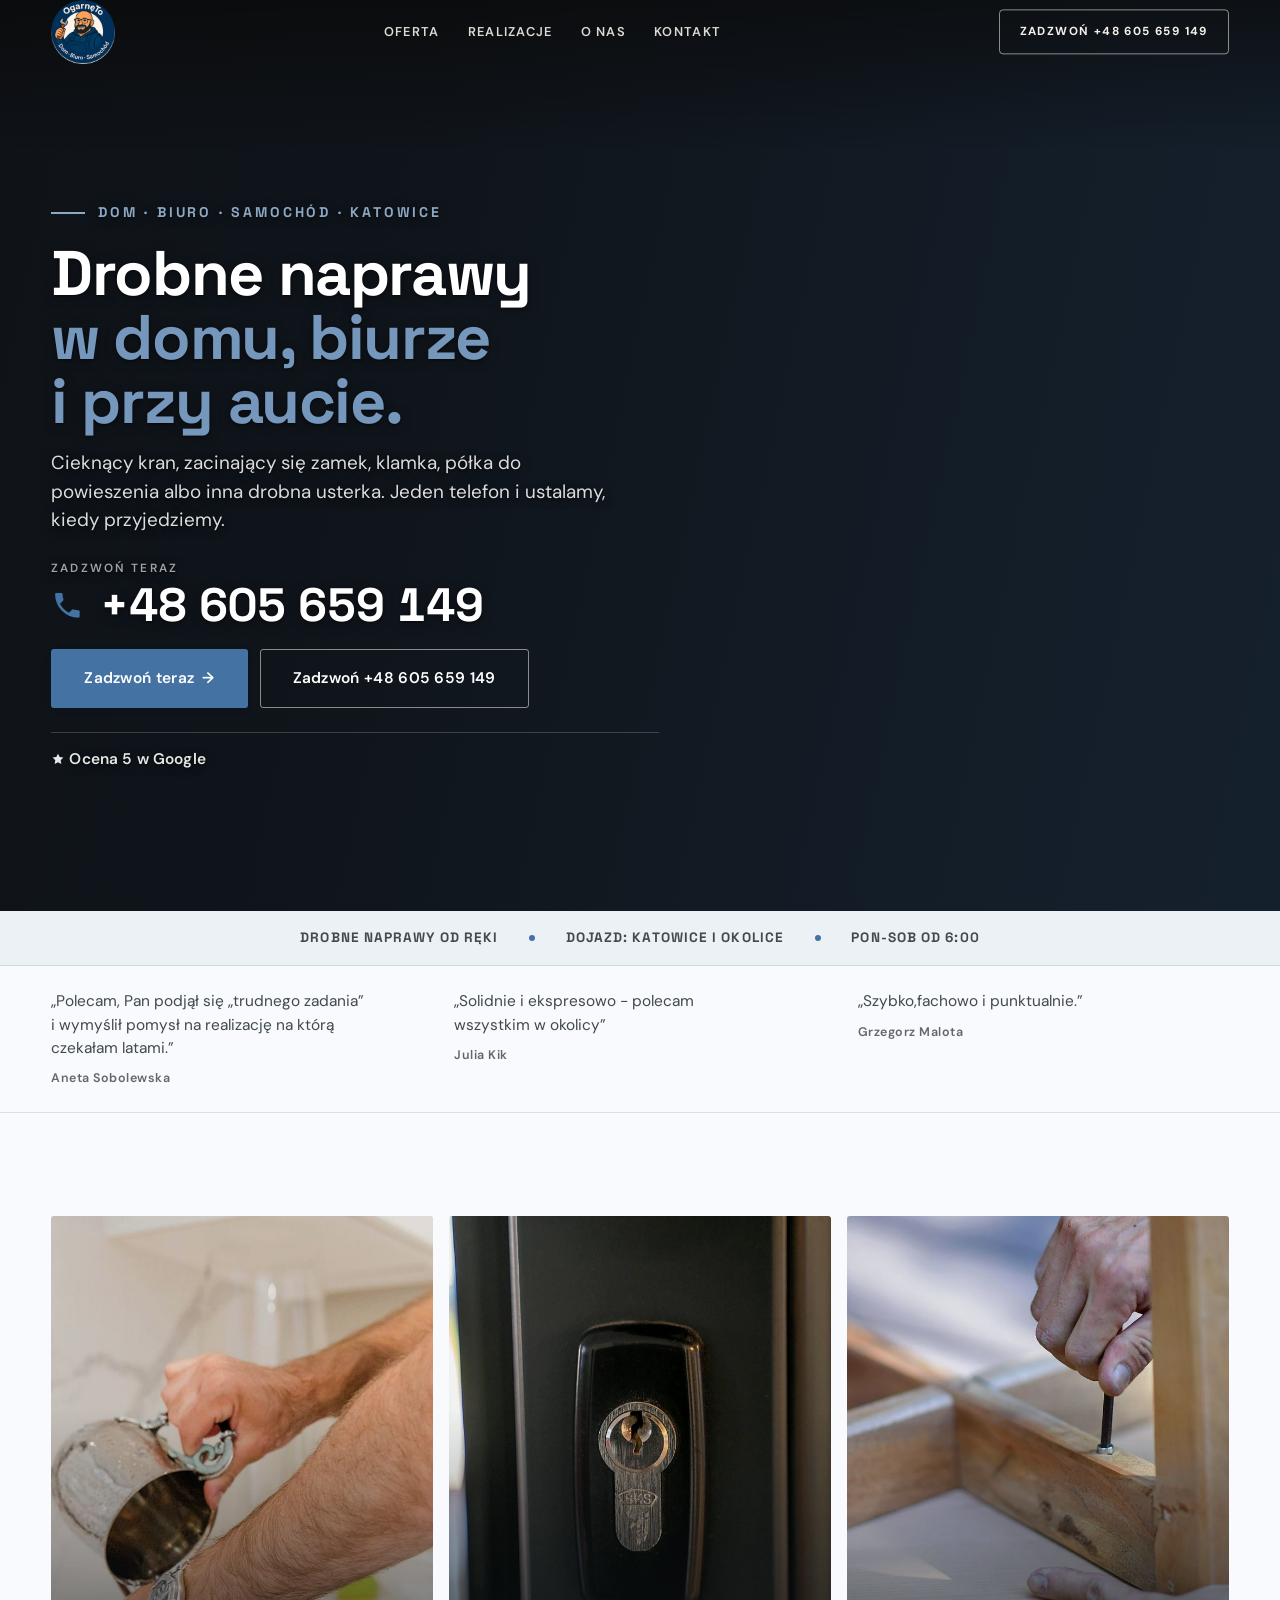
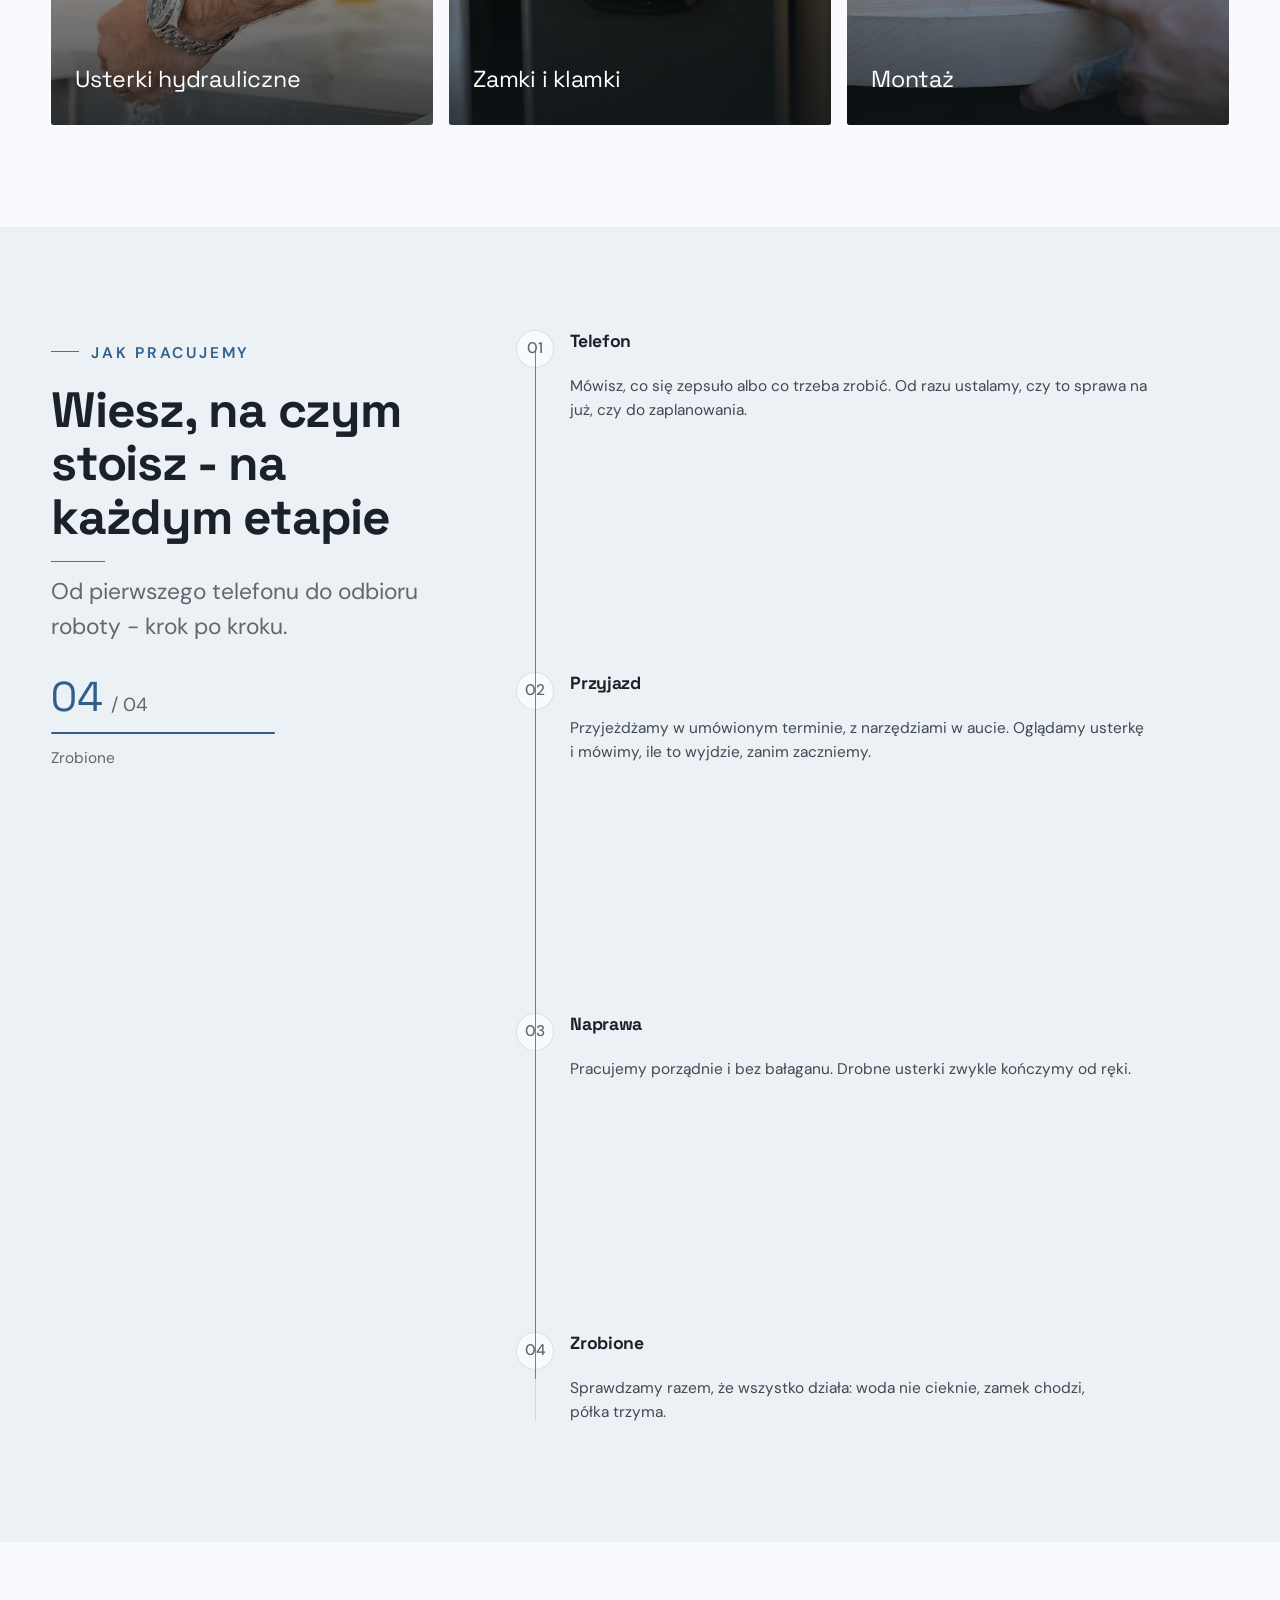
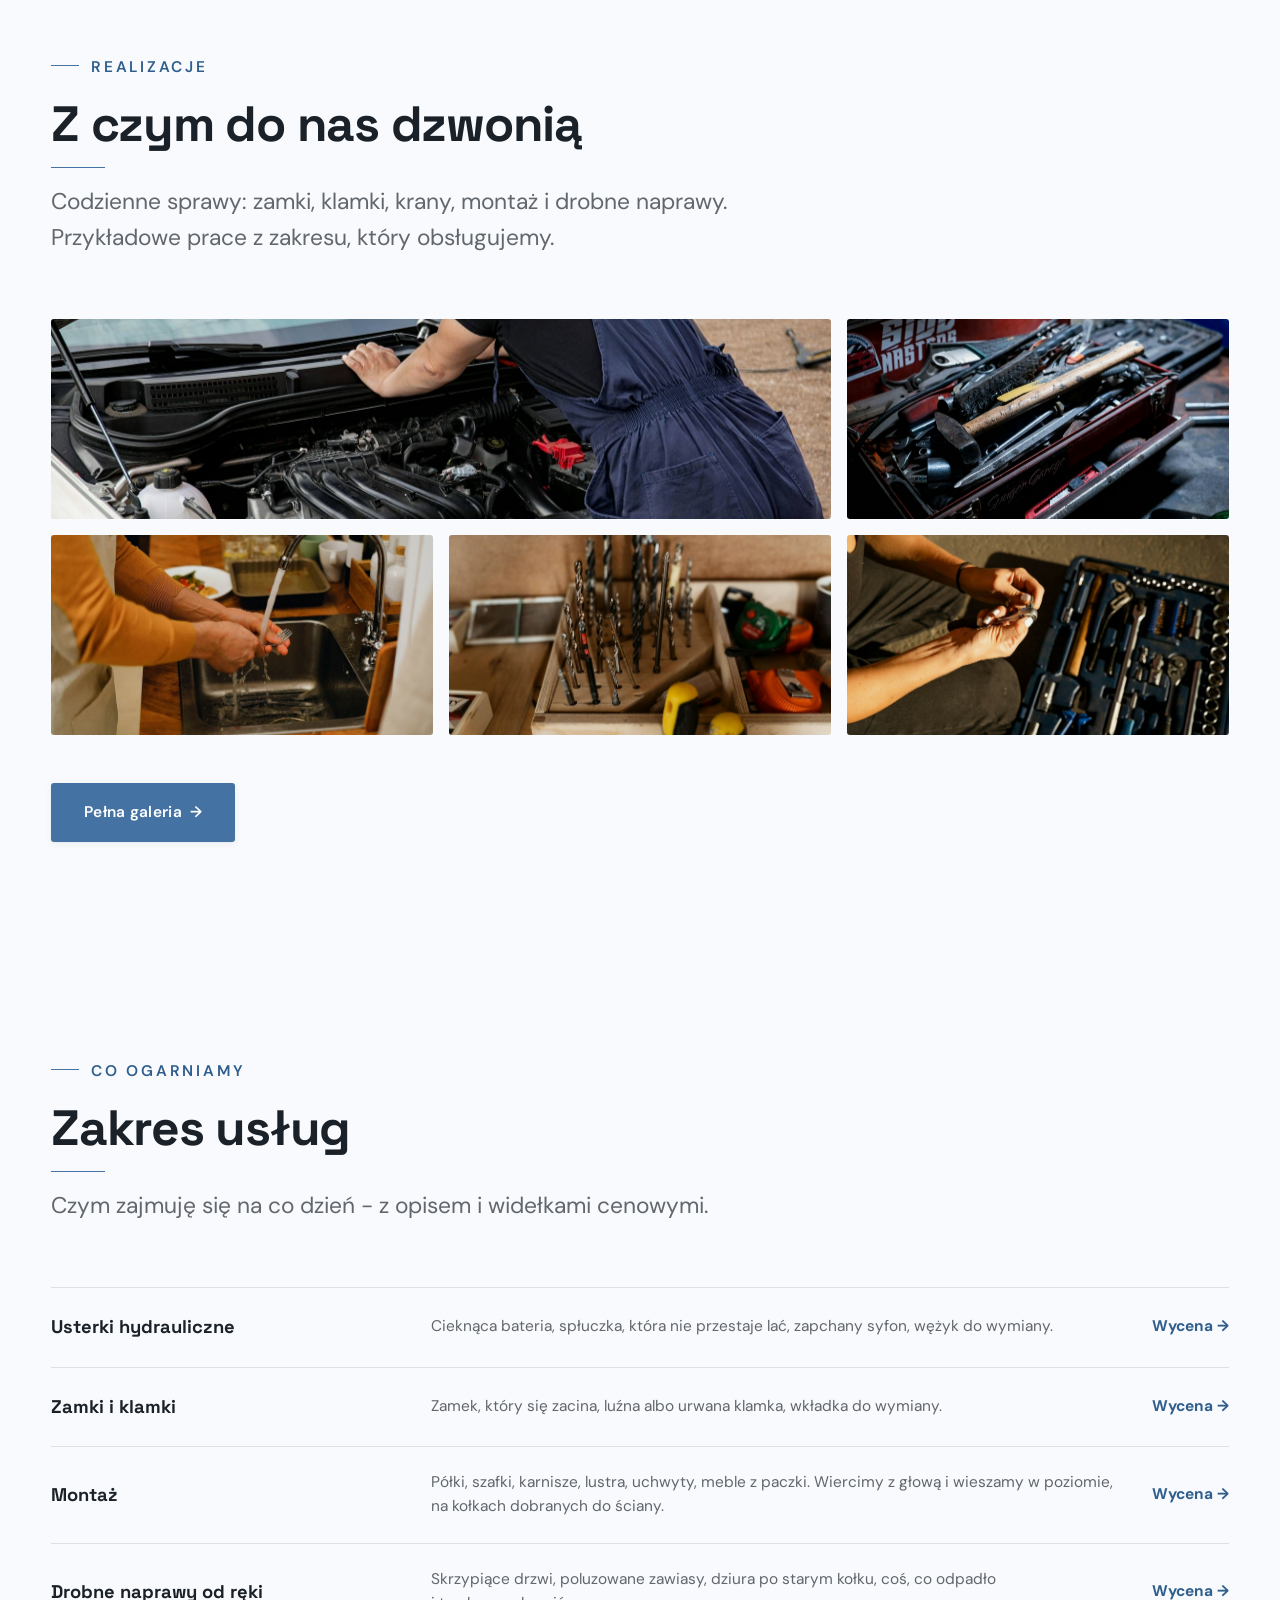
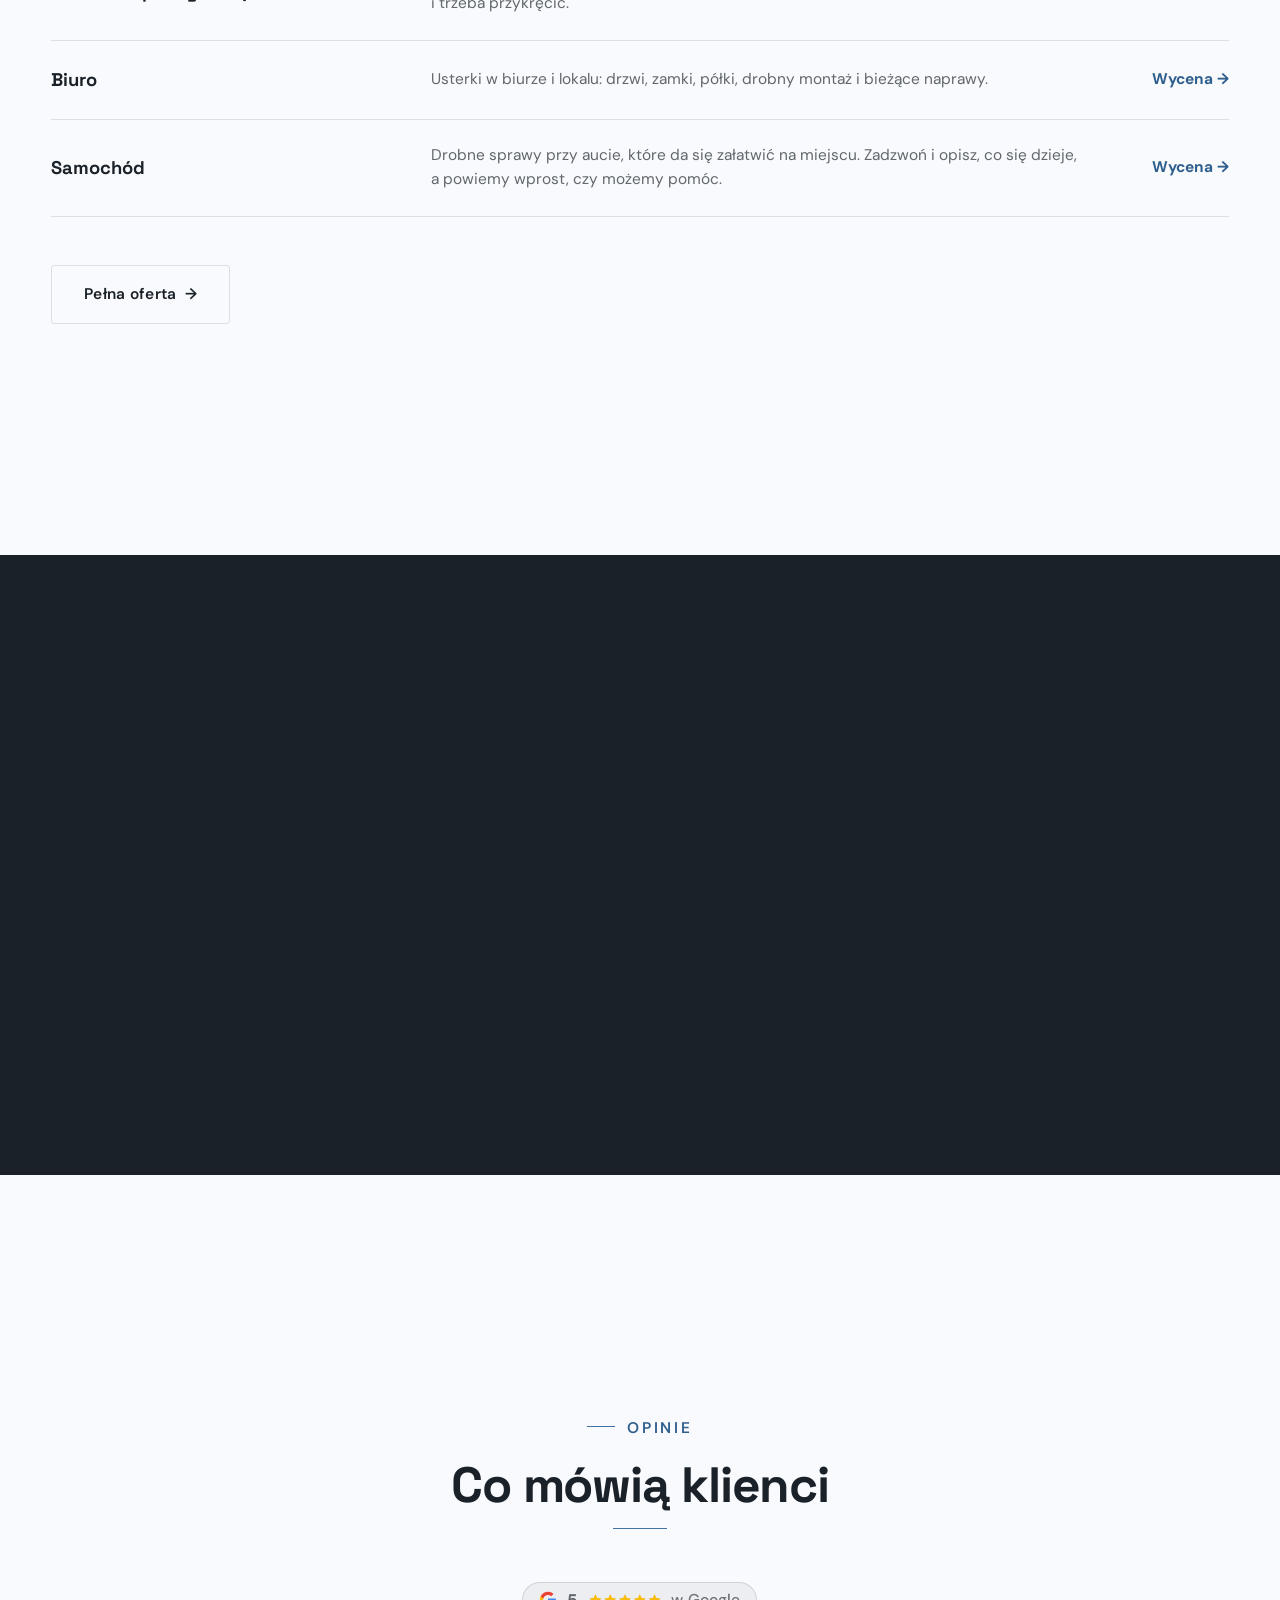
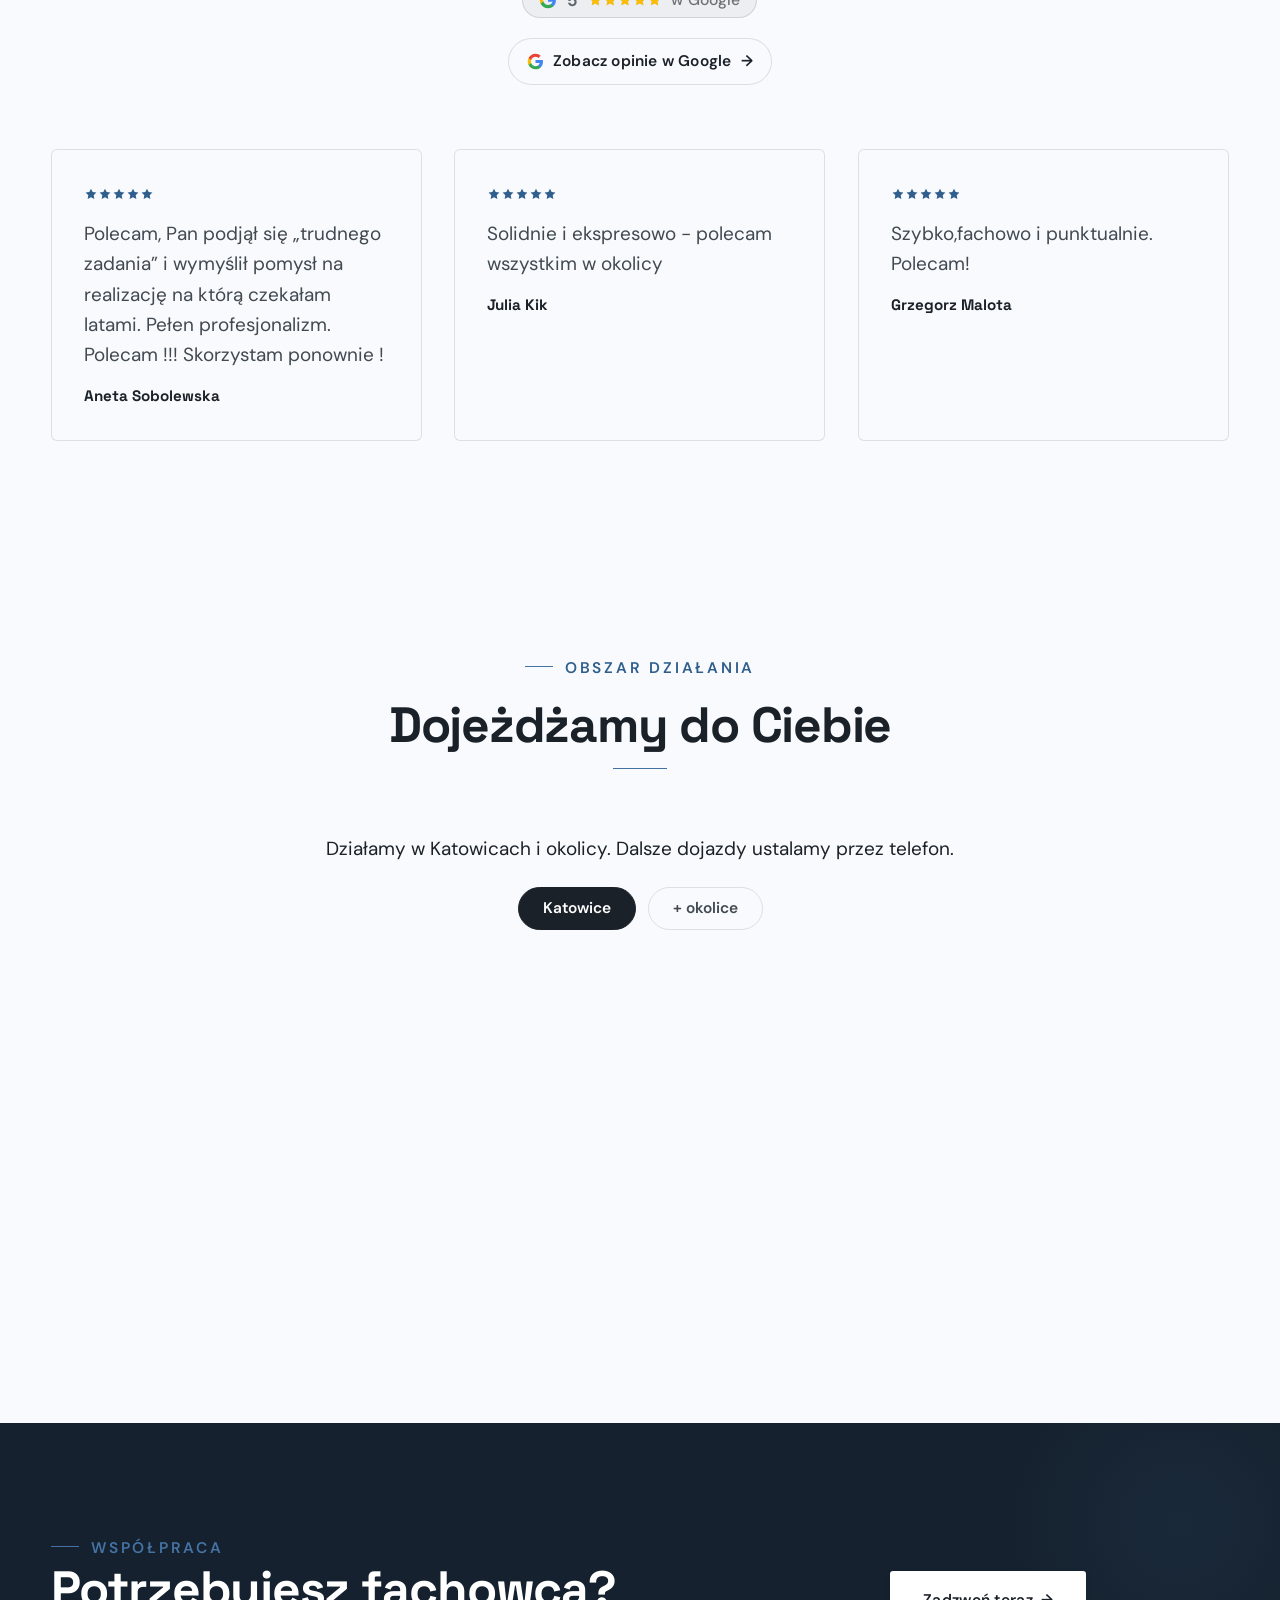
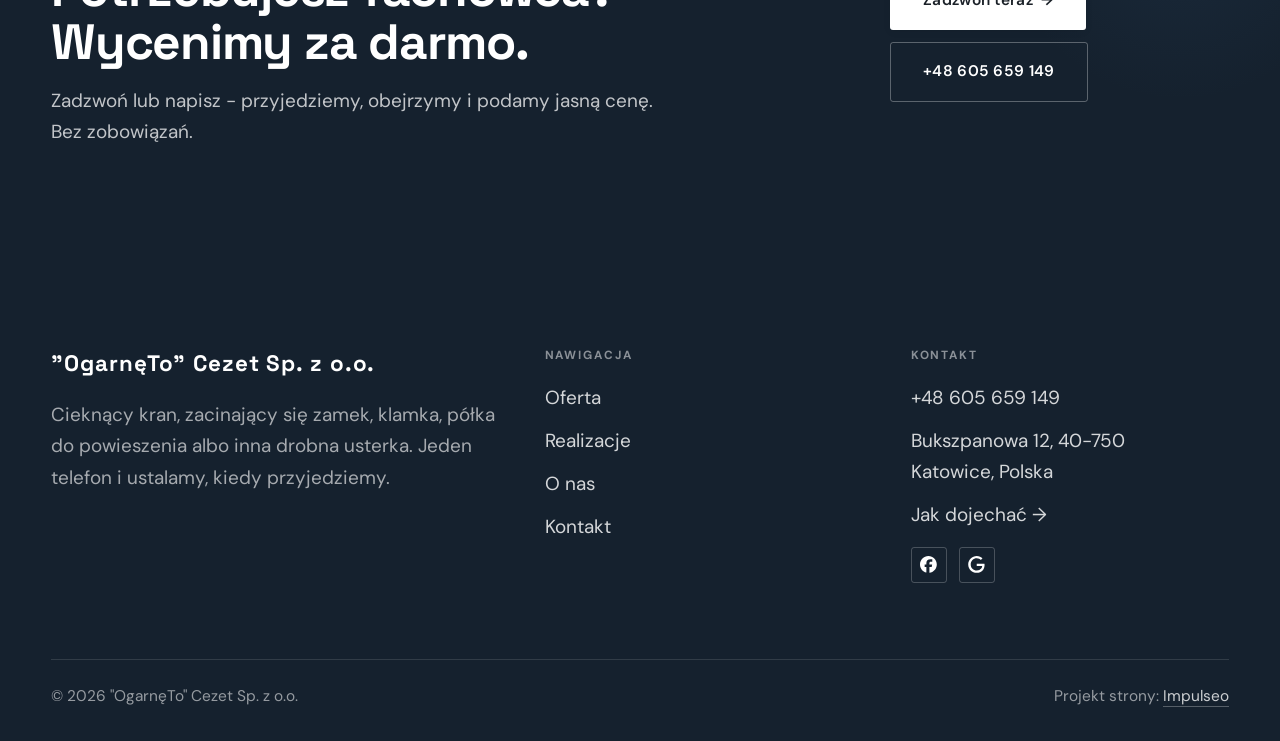
<file: index.html>
<!DOCTYPE html>
<html lang="pl">
<head>
<meta charset="UTF-8">
<meta name="viewport" content="width=device-width, initial-scale=1.0">
<title>&quot;OgarnęTo&quot; Cezet - drobne naprawy: dom, biuro, samochód · Katowice</title>
<meta name="description" content="OgarnęTo - drobne naprawy po sąsiedzku w Katowicach. Usterki hydrauliczne, zamki i klamki, montaż i naprawy od ręki. Dom, biuro, samochód. Zadzwoń: 605 659 149.">
<link rel="canonical" href="https://kris20032.github.io/ogarneto-cezet-sp-z-o-o/">
<meta name="robots" content="noindex, nofollow">
<meta property="og:type" content="website">
<meta property="og:locale" content="pl_PL">
<meta property="og:site_name" content="&quot;OgarnęTo&quot; Cezet">
<meta property="og:title" content="&quot;OgarnęTo&quot; Cezet - drobne naprawy: dom, biuro, samochód · Katowice">
<meta property="og:description" content="OgarnęTo - drobne naprawy po sąsiedzku w Katowicach. Usterki hydrauliczne, zamki i klamki, montaż i naprawy od ręki. Dom, biuro, samochód. Zadzwoń: 605 659 149.">
<meta property="og:url" content="https://kris20032.github.io/ogarneto-cezet-sp-z-o-o/">
<meta property="og:image" content="https://kris20032.github.io/ogarneto-cezet-sp-z-o-o/img/og.jpg">
<meta property="og:image:width" content="1200">
<meta property="og:image:height" content="630">
<meta name="twitter:card" content="summary_large_image">
<script type="application/ld+json">{"@context": "https://schema.org", "@type": "LocalBusiness", "name": "\"OgarnęTo\" Cezet", "url": "https://kris20032.github.io/ogarneto-cezet-sp-z-o-o/", "telephone": "+48605659149", "image": "https://kris20032.github.io/ogarneto-cezet-sp-z-o-o/img/og.jpg", "areaServed": "Katowice", "sameAs": ["https://maps.google.com/?cid=1019206545375490799&g_mp=Cidnb29nbGUubWFwcy5wbGFjZXMudjEuUGxhY2VzLlNlYXJjaFRleHQQAhgEIAA", "https://www.facebook.com/ogarne.katowice"]}</script>
<link rel="preconnect" href="https://fonts.googleapis.com">
<link rel="preconnect" href="https://fonts.gstatic.com" crossorigin>
<link href="https://fonts.googleapis.com/css2?family=Space+Grotesk:wght@500;600;700&family=DM+Sans:opsz,wght@9..40,400;9..40,500;9..40,600&display=swap" rel="stylesheet">
<link rel="stylesheet" href="assets/styles.css?v=6811e797">
</head>
<body>

<header class="nav">
  <div class="wrap nav-inner">
    <a class="brand brand-has-logo" href="index.html"><img class="brand-logo" src="img/logo.png" alt="&quot;OgarnęTo&quot; Cezet" width="608" height="608" decoding="async"></a>
    <nav class="nav-links">
      <a href="oferta.html">Oferta</a>
      <a href="realizacje.html">Realizacje</a>
      <a href="o-nas.html">O nas</a>
      <a href="kontakt.html">Kontakt</a>
      <a href="tel:+48605659149" class="btn btn-accent">Zadzwoń +48 605 659 149</a>
    </nav>
    <button class="nav-toggle" aria-label="Menu"><span></span><span></span><span></span></button>
  </div>
</header>

<main>
<section class="hero-fach">
  <img class="hf-photo" src="img/hero.jpg" fetchpriority="high" data-rotate="img/g1.jpg|img/g2.jpg" alt="&quot;OgarnęTo&quot; Cezet" width="1880" height="1253">
  <div class="hf-panel">
    <div class="hf-inner">
      <span class="hf-kicker">Dom · Biuro · Samochód · Katowice</span>
      <h1 class="hf-title">Drobne naprawy <em>w domu, biurze i przy aucie.</em></h1>
      <p class="hf-lead">Cieknący kran, zacinający się zamek, klamka, półka do powieszenia albo inna drobna usterka. Jeden telefon i ustalamy, kiedy przyjedziemy.</p>
      <a class="hf-phone" href="tel:+48605659149"><span class="hf-phone-lab">Zadzwoń teraz</span><span class="hf-phone-num"><svg class="ico-tel" width="16" height="16" viewBox="0 0 24 24" fill="none" aria-hidden="true"><path d="M6.6 10.8a15.5 15.5 0 0 0 6.6 6.6l2.2-2.2a1 1 0 0 1 1-.24 11.4 11.4 0 0 0 3.6.58 1 1 0 0 1 1 1V20a1 1 0 0 1-1 1A17 17 0 0 1 3 4a1 1 0 0 1 1-1h3.5a1 1 0 0 1 1 1c0 1.25.2 2.46.58 3.6a1 1 0 0 1-.25 1l-2.23 2.2Z" fill="currentColor"/></svg> +48 605 659 149</span></a>
      <div class="hf-actions">
        <a href="kontakt.html" class="btn btn-accent">Zadzwoń teraz <span class="arr">→</span></a>
        <a href="tel:+48605659149" class="btn btn-ghost hf-ghost">Zadzwoń +48 605 659 149</a>
      </div>
      <div class="hf-trust"><svg class="ico-star" width="14" height="14" viewBox="0 0 24 24" style="vertical-align:-2px" aria-hidden="true"><path d="M12 2.8l2.85 5.8 6.4.93-4.63 4.5 1.1 6.37L12 17.4l-5.72 3 1.1-6.37-4.63-4.5 6.4-.93L12 2.8Z" fill="currentColor"/></svg> Ocena 5 w Google</div>
    </div>
  </div>
</section>
<section class="fach-promise">
  <div class="wrap">
    <ul class="fp-row reveal"><li>Drobne naprawy od ręki</li><li>Dojazd: Katowice i okolice</li><li>Pon-sob od 6:00</li></ul>
  </div>
</section>
<section class="opinie-mini" aria-label="Opinie klientów">
  <div class="wrap">
    <div class="om-row">
      <div class="om-item reveal"><blockquote>„Polecam, Pan podjął się „trudnego zadania” i wymyślił pomysł na realizację na którą czekałam latami.”</blockquote><span class="om-autor">Aneta Sobolewska</span></div>
      <div class="om-item reveal"><blockquote>„Solidnie i ekspresowo - polecam wszystkim w okolicy”</blockquote><span class="om-autor">Julia Kik</span></div>
      <div class="om-item reveal"><blockquote>„Szybko,fachowo i punktualnie.”</blockquote><span class="om-autor">Grzegorz Malota</span></div>
    </div>
  </div>
</section>
<section class="gateways-band">
  <div class="wrap">
    <div class="gateways">
      <a href="oferta.html" class="gateway reveal"><img src="img/g3.jpg" alt="Usterki hydrauliczne" loading="lazy" width="1600" height="1066" decoding="async"><span class="g-ttl">Usterki hydrauliczne</span></a>
      <a href="oferta.html" class="gateway reveal"><img src="img/g4.jpg" alt="Zamki i klamki" loading="lazy" width="1600" height="1067" decoding="async"><span class="g-ttl">Zamki i klamki</span></a>
      <a href="oferta.html" class="gateway reveal"><img src="img/g5.jpg" alt="Montaż" loading="lazy" width="1600" height="1068" decoding="async"><span class="g-ttl">Montaż</span></a>
    </div>
  </div>
</section>
<section class="proces proces-os fachowcy">
  <div class="wrap proc-grid">
    <div class="proc-side">
      <div class="head reveal">
        <span class="eyebrow">Jak pracujemy</span>
        <h2>Wiesz, na czym stoisz - na każdym etapie</h2>
        <p>Od pierwszego telefonu do odbioru roboty - krok po kroku.</p>
      </div>
      <div class="proc-count" aria-hidden="true"><span class="pc-cur">01</span><span class="pc-all">/ 04</span></div>
      <div class="proc-bar" aria-hidden="true"><i></i></div>
      <p class="proc-now" aria-hidden="true">Telefon</p>
    </div>
    <ol class="proces-line">
      <li class="reveal"><span class="pno">01</span><h3>Telefon</h3><p>Mówisz, co się zepsuło albo co trzeba zrobić. Od razu ustalamy, czy to sprawa na już, czy do zaplanowania.</p></li>
      <li class="reveal"><span class="pno">02</span><h3>Przyjazd</h3><p>Przyjeżdżamy w umówionym terminie, z narzędziami w aucie. Oglądamy usterkę i mówimy, ile to wyjdzie, zanim zaczniemy.</p></li>
      <li class="reveal"><span class="pno">03</span><h3>Naprawa</h3><p>Pracujemy porządnie i bez bałaganu. Drobne usterki zwykle kończymy od ręki.</p></li>
      <li class="reveal"><span class="pno">04</span><h3>Zrobione</h3><p>Sprawdzamy razem, że wszystko działa: woda nie cieknie, zamek chodzi, półka trzyma.</p></li>
    </ol>
  </div>
</section>
<section>
  <div class="wrap">
    <div class="head reveal">
      <span class="eyebrow">Realizacje</span>
      <h2>Z czym do nas dzwonią</h2>
      <p>Codzienne sprawy: zamki, klamki, krany, montaż i drobne naprawy. Przykładowe prace z zakresu, który obsługujemy.</p>
    </div>
    <div class="gallery">
      <div class="tile t-two3 reveal"><img src="img/g6.jpg" alt="&quot;OgarnęTo&quot; Cezet" loading="lazy" width="1600" height="1066" decoding="async"></div>
      <div class="tile t-third reveal"><img src="img/g7.jpg" alt="&quot;OgarnęTo&quot; Cezet" loading="lazy" width="1516" height="960" decoding="async"></div>
      <div class="tile t-third reveal"><img src="img/g8.jpg" alt="&quot;OgarnęTo&quot; Cezet" loading="lazy" width="1600" height="1066" decoding="async"></div>
      <div class="tile t-third reveal"><img src="img/g9.jpg" alt="&quot;OgarnęTo&quot; Cezet" loading="lazy" width="1562" height="1028" decoding="async"></div>
      <div class="tile t-third reveal"><img src="img/g10.jpg" alt="&quot;OgarnęTo&quot; Cezet" loading="lazy" width="1600" height="1066" decoding="async"></div>
    </div>
    <div style="margin-top:var(--space-7)" class="reveal"><a href="realizacje.html" class="btn btn-accent">Pełna galeria <span class="arr">→</span></a></div>
  </div>
</section>
<section class="fach-uslugi">
  <div class="wrap">
    <div class="head reveal">
      <span class="eyebrow">Co ogarniamy</span>
      <h2>Zakres usług</h2>
      <p>Czym zajmuję się na co dzień - z opisem i widełkami cenowymi.</p>
    </div>
    <ul class="fu-list">
      <li class="fu-row reveal"><div class="fu-name">Usterki hydrauliczne</div><div class="fu-desc">Cieknąca bateria, spłuczka, która nie przestaje lać, zapchany syfon, wężyk do wymiany.</div><a class="fu-cta" href="kontakt.html">Wycena <span class="arr">→</span></a></li>
      <li class="fu-row reveal"><div class="fu-name">Zamki i klamki</div><div class="fu-desc">Zamek, który się zacina, luźna albo urwana klamka, wkładka do wymiany.</div><a class="fu-cta" href="kontakt.html">Wycena <span class="arr">→</span></a></li>
      <li class="fu-row reveal"><div class="fu-name">Montaż</div><div class="fu-desc">Półki, szafki, karnisze, lustra, uchwyty, meble z paczki. Wiercimy z głową i wieszamy w poziomie, na kołkach dobranych do ściany.</div><a class="fu-cta" href="kontakt.html">Wycena <span class="arr">→</span></a></li>
      <li class="fu-row reveal"><div class="fu-name">Drobne naprawy od ręki</div><div class="fu-desc">Skrzypiące drzwi, poluzowane zawiasy, dziura po starym kołku, coś, co odpadło i trzeba przykręcić.</div><a class="fu-cta" href="kontakt.html">Wycena <span class="arr">→</span></a></li>
      <li class="fu-row reveal"><div class="fu-name">Biuro</div><div class="fu-desc">Usterki w biurze i lokalu: drzwi, zamki, półki, drobny montaż i bieżące naprawy.</div><a class="fu-cta" href="kontakt.html">Wycena <span class="arr">→</span></a></li>
      <li class="fu-row reveal"><div class="fu-name">Samochód</div><div class="fu-desc">Drobne sprawy przy aucie, które da się załatwić na miejscu. Zadzwoń i opisz, co się dzieje, a powiemy wprost, czy możemy pomóc.</div><a class="fu-cta" href="kontakt.html">Wycena <span class="arr">→</span></a></li>
    </ul>
    <div style="margin-top:var(--space-7)" class="reveal"><a href="oferta.html" class="btn btn-ghost">Pełna oferta <span class="arr">→</span></a></div>
  </div>
</section>
<section class="stopklatka" aria-hidden="true">
  <div class="stk-bg" style="background-image:url(img/g13.jpg)"></div>
</section>
<section class="opinie">
  <div class="wrap">
    <div class="head center reveal">
      <span class="eyebrow">Opinie</span>
      <h2>Co mówią klienci</h2>
    </div>
    <p class="op-meta reveal"><span class="g-badge"><svg class="gb-ico" viewBox="0 0 24 24" width="18" height="18" aria-hidden="true"><path fill="#4285F4" d="M22.56 12.25c0-.78-.07-1.53-.2-2.25H12v4.26h5.92c-.26 1.37-1.04 2.53-2.21 3.31v2.77h3.57c2.08-1.92 3.28-4.74 3.28-8.09z"/><path fill="#34A853" d="M12 23c2.97 0 5.46-.98 7.28-2.66l-3.57-2.77c-.98.66-2.23 1.06-3.71 1.06-2.86 0-5.29-1.93-6.16-4.53H2.18v2.84C3.99 20.53 7.7 23 12 23z"/><path fill="#FBBC05" d="M5.84 14.09c-.22-.66-.35-1.36-.35-2.09s.13-1.43.35-2.09V7.07H2.18C1.43 8.55 1 10.22 1 12s.43 3.45 1.18 4.93l2.85-2.22.81-.62z"/><path fill="#EA4335" d="M12 5.38c1.62 0 3.06.56 4.21 1.64l3.15-3.15C17.45 2.09 14.97 1 12 1 7.7 1 3.99 3.47 2.18 7.07l3.66 2.84c.87-2.6 3.3-4.53 6.16-4.53z"/></svg><b class="gb-ocena">5</b><svg class="gb-stars" viewBox="0 0 90 18" width="74" height="14.8" aria-hidden="true"><g fill="currentColor" opacity=".26"><path transform="translate(0,0)" d="M9 1.6l2.2 4.46 4.92.72-3.56 3.47.84 4.9L9 12.74l-4.4 2.31.84-4.9L1.88 6.68l4.92-.72L9 1.6Z"/><path transform="translate(18,0)" d="M9 1.6l2.2 4.46 4.92.72-3.56 3.47.84 4.9L9 12.74l-4.4 2.31.84-4.9L1.88 6.68l4.92-.72L9 1.6Z"/><path transform="translate(36,0)" d="M9 1.6l2.2 4.46 4.92.72-3.56 3.47.84 4.9L9 12.74l-4.4 2.31.84-4.9L1.88 6.68l4.92-.72L9 1.6Z"/><path transform="translate(54,0)" d="M9 1.6l2.2 4.46 4.92.72-3.56 3.47.84 4.9L9 12.74l-4.4 2.31.84-4.9L1.88 6.68l4.92-.72L9 1.6Z"/><path transform="translate(72,0)" d="M9 1.6l2.2 4.46 4.92.72-3.56 3.47.84 4.9L9 12.74l-4.4 2.31.84-4.9L1.88 6.68l4.92-.72L9 1.6Z"/></g><clipPath id="gs1000"><rect x="0" y="0" width="90.0" height="18"/></clipPath><g fill="#FBBC04" clip-path="url(#gs1000)"><path transform="translate(0,0)" d="M9 1.6l2.2 4.46 4.92.72-3.56 3.47.84 4.9L9 12.74l-4.4 2.31.84-4.9L1.88 6.68l4.92-.72L9 1.6Z"/><path transform="translate(18,0)" d="M9 1.6l2.2 4.46 4.92.72-3.56 3.47.84 4.9L9 12.74l-4.4 2.31.84-4.9L1.88 6.68l4.92-.72L9 1.6Z"/><path transform="translate(36,0)" d="M9 1.6l2.2 4.46 4.92.72-3.56 3.47.84 4.9L9 12.74l-4.4 2.31.84-4.9L1.88 6.68l4.92-.72L9 1.6Z"/><path transform="translate(54,0)" d="M9 1.6l2.2 4.46 4.92.72-3.56 3.47.84 4.9L9 12.74l-4.4 2.31.84-4.9L1.88 6.68l4.92-.72L9 1.6Z"/><path transform="translate(72,0)" d="M9 1.6l2.2 4.46 4.92.72-3.56 3.47.84 4.9L9 12.74l-4.4 2.31.84-4.9L1.88 6.68l4.92-.72L9 1.6Z"/></g></svg><span class="gb-txt">w Google</span></span></p>
    <p class="op-meta reveal"><a class="op-google" href="https://maps.google.com/?cid=1019206545375490799&amp;g_mp=Cidnb29nbGUubWFwcy5wbGFjZXMudjEuUGxhY2VzLlNlYXJjaFRleHQQAhgEIAA" target="_blank" rel="noopener"><svg class="op-g-ico" viewBox="0 0 24 24" width="17" height="17" aria-hidden="true"><path fill="#4285F4" d="M22.56 12.25c0-.78-.07-1.53-.2-2.25H12v4.26h5.92c-.26 1.37-1.04 2.53-2.21 3.31v2.77h3.57c2.08-1.92 3.28-4.74 3.28-8.09z"/><path fill="#34A853" d="M12 23c2.97 0 5.46-.98 7.28-2.66l-3.57-2.77c-.98.66-2.23 1.06-3.71 1.06-2.86 0-5.29-1.93-6.16-4.53H2.18v2.84C3.99 20.53 7.7 23 12 23z"/><path fill="#FBBC05" d="M5.84 14.09c-.22-.66-.35-1.36-.35-2.09s.13-1.43.35-2.09V7.07H2.18C1.43 8.55 1 10.22 1 12s.43 3.45 1.18 4.93l2.85-2.22.81-.62z"/><path fill="#EA4335" d="M12 5.38c1.62 0 3.06.56 4.21 1.64l3.15-3.15C17.45 2.09 14.97 1 12 1 7.7 1 3.99 3.47 2.18 7.07l3.66 2.84c.87-2.6 3.3-4.53 6.16-4.53z"/></svg><span>Zobacz opinie w Google</span><span class="arr">→</span></a></p>
    <div class="opinie-grid">
      <figure class="op-card reveal"><span class="op-star"><svg class="ico-star" width="14" height="14" viewBox="0 0 24 24" style="vertical-align:-2px" aria-hidden="true"><path d="M12 2.8l2.85 5.8 6.4.93-4.63 4.5 1.1 6.37L12 17.4l-5.72 3 1.1-6.37-4.63-4.5 6.4-.93L12 2.8Z" fill="currentColor"/></svg><svg class="ico-star" width="14" height="14" viewBox="0 0 24 24" style="vertical-align:-2px" aria-hidden="true"><path d="M12 2.8l2.85 5.8 6.4.93-4.63 4.5 1.1 6.37L12 17.4l-5.72 3 1.1-6.37-4.63-4.5 6.4-.93L12 2.8Z" fill="currentColor"/></svg><svg class="ico-star" width="14" height="14" viewBox="0 0 24 24" style="vertical-align:-2px" aria-hidden="true"><path d="M12 2.8l2.85 5.8 6.4.93-4.63 4.5 1.1 6.37L12 17.4l-5.72 3 1.1-6.37-4.63-4.5 6.4-.93L12 2.8Z" fill="currentColor"/></svg><svg class="ico-star" width="14" height="14" viewBox="0 0 24 24" style="vertical-align:-2px" aria-hidden="true"><path d="M12 2.8l2.85 5.8 6.4.93-4.63 4.5 1.1 6.37L12 17.4l-5.72 3 1.1-6.37-4.63-4.5 6.4-.93L12 2.8Z" fill="currentColor"/></svg><svg class="ico-star" width="14" height="14" viewBox="0 0 24 24" style="vertical-align:-2px" aria-hidden="true"><path d="M12 2.8l2.85 5.8 6.4.93-4.63 4.5 1.1 6.37L12 17.4l-5.72 3 1.1-6.37-4.63-4.5 6.4-.93L12 2.8Z" fill="currentColor"/></svg></span><blockquote>Polecam, Pan podjął się „trudnego zadania” i wymyślił pomysł na realizację na którą czekałam latami. Pełen profesjonalizm. Polecam !!! Skorzystam ponownie !</blockquote><span class="op-autor">Aneta Sobolewska</span></figure>
      <figure class="op-card reveal"><span class="op-star"><svg class="ico-star" width="14" height="14" viewBox="0 0 24 24" style="vertical-align:-2px" aria-hidden="true"><path d="M12 2.8l2.85 5.8 6.4.93-4.63 4.5 1.1 6.37L12 17.4l-5.72 3 1.1-6.37-4.63-4.5 6.4-.93L12 2.8Z" fill="currentColor"/></svg><svg class="ico-star" width="14" height="14" viewBox="0 0 24 24" style="vertical-align:-2px" aria-hidden="true"><path d="M12 2.8l2.85 5.8 6.4.93-4.63 4.5 1.1 6.37L12 17.4l-5.72 3 1.1-6.37-4.63-4.5 6.4-.93L12 2.8Z" fill="currentColor"/></svg><svg class="ico-star" width="14" height="14" viewBox="0 0 24 24" style="vertical-align:-2px" aria-hidden="true"><path d="M12 2.8l2.85 5.8 6.4.93-4.63 4.5 1.1 6.37L12 17.4l-5.72 3 1.1-6.37-4.63-4.5 6.4-.93L12 2.8Z" fill="currentColor"/></svg><svg class="ico-star" width="14" height="14" viewBox="0 0 24 24" style="vertical-align:-2px" aria-hidden="true"><path d="M12 2.8l2.85 5.8 6.4.93-4.63 4.5 1.1 6.37L12 17.4l-5.72 3 1.1-6.37-4.63-4.5 6.4-.93L12 2.8Z" fill="currentColor"/></svg><svg class="ico-star" width="14" height="14" viewBox="0 0 24 24" style="vertical-align:-2px" aria-hidden="true"><path d="M12 2.8l2.85 5.8 6.4.93-4.63 4.5 1.1 6.37L12 17.4l-5.72 3 1.1-6.37-4.63-4.5 6.4-.93L12 2.8Z" fill="currentColor"/></svg></span><blockquote>Solidnie i ekspresowo - polecam wszystkim w okolicy</blockquote><span class="op-autor">Julia Kik</span></figure>
      <figure class="op-card reveal"><span class="op-star"><svg class="ico-star" width="14" height="14" viewBox="0 0 24 24" style="vertical-align:-2px" aria-hidden="true"><path d="M12 2.8l2.85 5.8 6.4.93-4.63 4.5 1.1 6.37L12 17.4l-5.72 3 1.1-6.37-4.63-4.5 6.4-.93L12 2.8Z" fill="currentColor"/></svg><svg class="ico-star" width="14" height="14" viewBox="0 0 24 24" style="vertical-align:-2px" aria-hidden="true"><path d="M12 2.8l2.85 5.8 6.4.93-4.63 4.5 1.1 6.37L12 17.4l-5.72 3 1.1-6.37-4.63-4.5 6.4-.93L12 2.8Z" fill="currentColor"/></svg><svg class="ico-star" width="14" height="14" viewBox="0 0 24 24" style="vertical-align:-2px" aria-hidden="true"><path d="M12 2.8l2.85 5.8 6.4.93-4.63 4.5 1.1 6.37L12 17.4l-5.72 3 1.1-6.37-4.63-4.5 6.4-.93L12 2.8Z" fill="currentColor"/></svg><svg class="ico-star" width="14" height="14" viewBox="0 0 24 24" style="vertical-align:-2px" aria-hidden="true"><path d="M12 2.8l2.85 5.8 6.4.93-4.63 4.5 1.1 6.37L12 17.4l-5.72 3 1.1-6.37-4.63-4.5 6.4-.93L12 2.8Z" fill="currentColor"/></svg><svg class="ico-star" width="14" height="14" viewBox="0 0 24 24" style="vertical-align:-2px" aria-hidden="true"><path d="M12 2.8l2.85 5.8 6.4.93-4.63 4.5 1.1 6.37L12 17.4l-5.72 3 1.1-6.37-4.63-4.5 6.4-.93L12 2.8Z" fill="currentColor"/></svg></span><blockquote>Szybko,fachowo i punktualnie. Polecam!</blockquote><span class="op-autor">Grzegorz Malota</span></figure>
    </div>
  </div>
</section>
<section class="obszar">
  <div class="wrap">
    <div class="head center reveal">
      <span class="eyebrow">Obszar działania</span>
      <h2>Dojeżdżamy do Ciebie</h2>
    </div>
    <p class="obszar-txt reveal" style="text-align:center;max-width:60ch;margin:0 auto 1.4rem">Działamy w Katowicach i okolicy. Dalsze dojazdy ustalamy przez telefon.</p>
    <ul class="obszar-list reveal"><li class="is-home">Katowice</li><li>+ okolice</li></ul>
    <div class="obszar-mapa reveal" style="margin-top:var(--space-7)">
      <iframe title="Obszar działania - Katowice i okolice" src="https://maps.google.com/maps?q=%22Ogarn%C4%99To%22%20Cezet%20Katowice&amp;z=11&amp;output=embed" loading="lazy" referrerpolicy="no-referrer-when-downgrade" style="width:100%;height:clamp(280px,38vh,420px);border:0;display:block;border-radius:var(--r-md)"></iframe>
    </div>
  </div>
</section>
<section class="cta">
  <div class="wrap">
    <div class="reveal">
      <span class="eyebrow">Współpraca</span>
      <h2>Potrzebujesz fachowca? Wycenimy za darmo.</h2>
      <p>Zadzwoń lub napisz - przyjedziemy, obejrzymy i podamy jasną cenę. Bez zobowiązań.</p>
    </div>
    <div class="cta-actions reveal">
      <a href="kontakt.html" class="btn btn-light">Zadzwoń teraz <span class="arr">→</span></a>
      <a href="tel:+48605659149" class="btn btn-ghost btn-ghost-cta">+48 605 659 149</a>
    </div>
  </div>
</section>
</main>

<footer>
  <div class="wrap">
    <div class="foot-grid">
      <div class="foot-brand">
        <div class="name">"OgarnęTo" Cezet Sp. z o.o.</div>
        <p>Cieknący kran, zacinający się zamek, klamka, półka do powieszenia albo inna drobna usterka. Jeden telefon i ustalamy, kiedy przyjedziemy.</p>
      </div>
      <div class="foot-col">
        <h4>Nawigacja</h4>
        <a href="oferta.html">Oferta</a>
        <a href="realizacje.html">Realizacje</a>
        <a href="o-nas.html">O nas</a>
        <a href="kontakt.html">Kontakt</a>
      </div>
      <div class="foot-col">
        <h4>Kontakt</h4>
        <a href="tel:+48605659149">+48 605 659 149</a>
        <p>Bukszpanowa 12, 40-750 Katowice, Polska</p>
        <a href="https://maps.google.com/?cid=1019206545375490799&g_mp=Cidnb29nbGUubWFwcy5wbGFjZXMudjEuUGxhY2VzLlNlYXJjaFRleHQQAhgEIAA" target="_blank" rel="noopener">Jak dojechać →</a>
      <div class="foot-soc">
        <a class="soc" href="https://www.facebook.com/ogarne.katowice" target="_blank" rel="noopener" aria-label="Facebook - &quot;OgarnęTo&quot; Cezet"><svg viewBox="0 0 24 24" aria-hidden="true" focusable="false"><path d="M9.101 23.691v-7.98H6.627v-3.667h2.474v-1.58c0-4.085 1.848-5.978 5.858-5.978.401 0 .955.042 1.468.103a8.68 8.68 0 0 1 1.141.195v3.325a8.623 8.623 0 0 0-.653-.036 26.805 26.805 0 0 0-.733-.009c-.707 0-1.259.096-1.675.309a1.686 1.686 0 0 0-.679.622c-.258.42-.374.995-.374 1.752v1.297h3.919l-.386 2.103-.287 1.564h-3.246v8.245C19.396 23.238 24 18.179 24 12.044c0-6.627-5.373-12-12-12s-12 5.373-12 12c0 5.628 3.874 10.35 9.101 11.647Z" fill="currentColor"/></svg></a>
        <a class="soc" href="https://maps.google.com/?cid=1019206545375490799&g_mp=Cidnb29nbGUubWFwcy5wbGFjZXMudjEuUGxhY2VzLlNlYXJjaFRleHQQAhgEIAA" target="_blank" rel="noopener" aria-label="Google - &quot;OgarnęTo&quot; Cezet"><svg viewBox="0 0 24 24" aria-hidden="true" focusable="false"><path d="M12.48 10.92v3.28h7.84c-.24 1.84-.853 3.187-1.787 4.133-1.147 1.147-2.933 2.4-6.053 2.4-4.827 0-8.6-3.893-8.6-8.72s3.773-8.72 8.6-8.72c2.6 0 4.507 1.027 5.907 2.347l2.307-2.307C18.747 1.44 16.133 0 12.48 0 5.867 0 .307 5.387.307 12s5.56 12 12.173 12c3.573 0 6.267-1.173 8.373-3.36 2.16-2.16 2.84-5.213 2.84-7.667 0-.76-.053-1.467-.173-2.053H12.48z" fill="currentColor"/></svg></a>
      </div>
      </div>
    </div>
    <div class="foot-bot">
      <span>© 2026 "OgarnęTo" Cezet Sp. z o.o.</span>
      <span>Projekt strony: <a class="foot-credit" href="https://impulseo.pl" target="_blank" rel="noopener">Impulseo</a></span>
    </div>
  </div>
</footer>
<div class="sticky-call"><a class="sc-call" href="tel:+48605659149"><svg class="ico-tel" width="16" height="16" viewBox="0 0 24 24" fill="none" aria-hidden="true"><path d="M6.6 10.8a15.5 15.5 0 0 0 6.6 6.6l2.2-2.2a1 1 0 0 1 1-.24 11.4 11.4 0 0 0 3.6.58 1 1 0 0 1 1 1V20a1 1 0 0 1-1 1A17 17 0 0 1 3 4a1 1 0 0 1 1-1h3.5a1 1 0 0 1 1 1c0 1.25.2 2.46.58 3.6a1 1 0 0 1-.25 1l-2.23 2.2Z" fill="currentColor"/></svg> Zadzwoń</a><a class="sc-quote" href="kontakt.html">Zadzwoń teraz</a></div>
<div class="demo-wazne" data-do="2026-11-03" data-cykl="3" hidden><svg class="dw-ico" width="13" height="13" viewBox="0 0 24 24" fill="none" aria-hidden="true"><circle cx="12" cy="12" r="8.6" stroke="currentColor" stroke-width="1.8"/><path d="M12 7.2V12l3.3 2" stroke="currentColor" stroke-width="1.8" stroke-linecap="round"/></svg><span class="dw-txt"></span></div>

<script src="assets/main.js"></script>
</body>
</html>
</file>
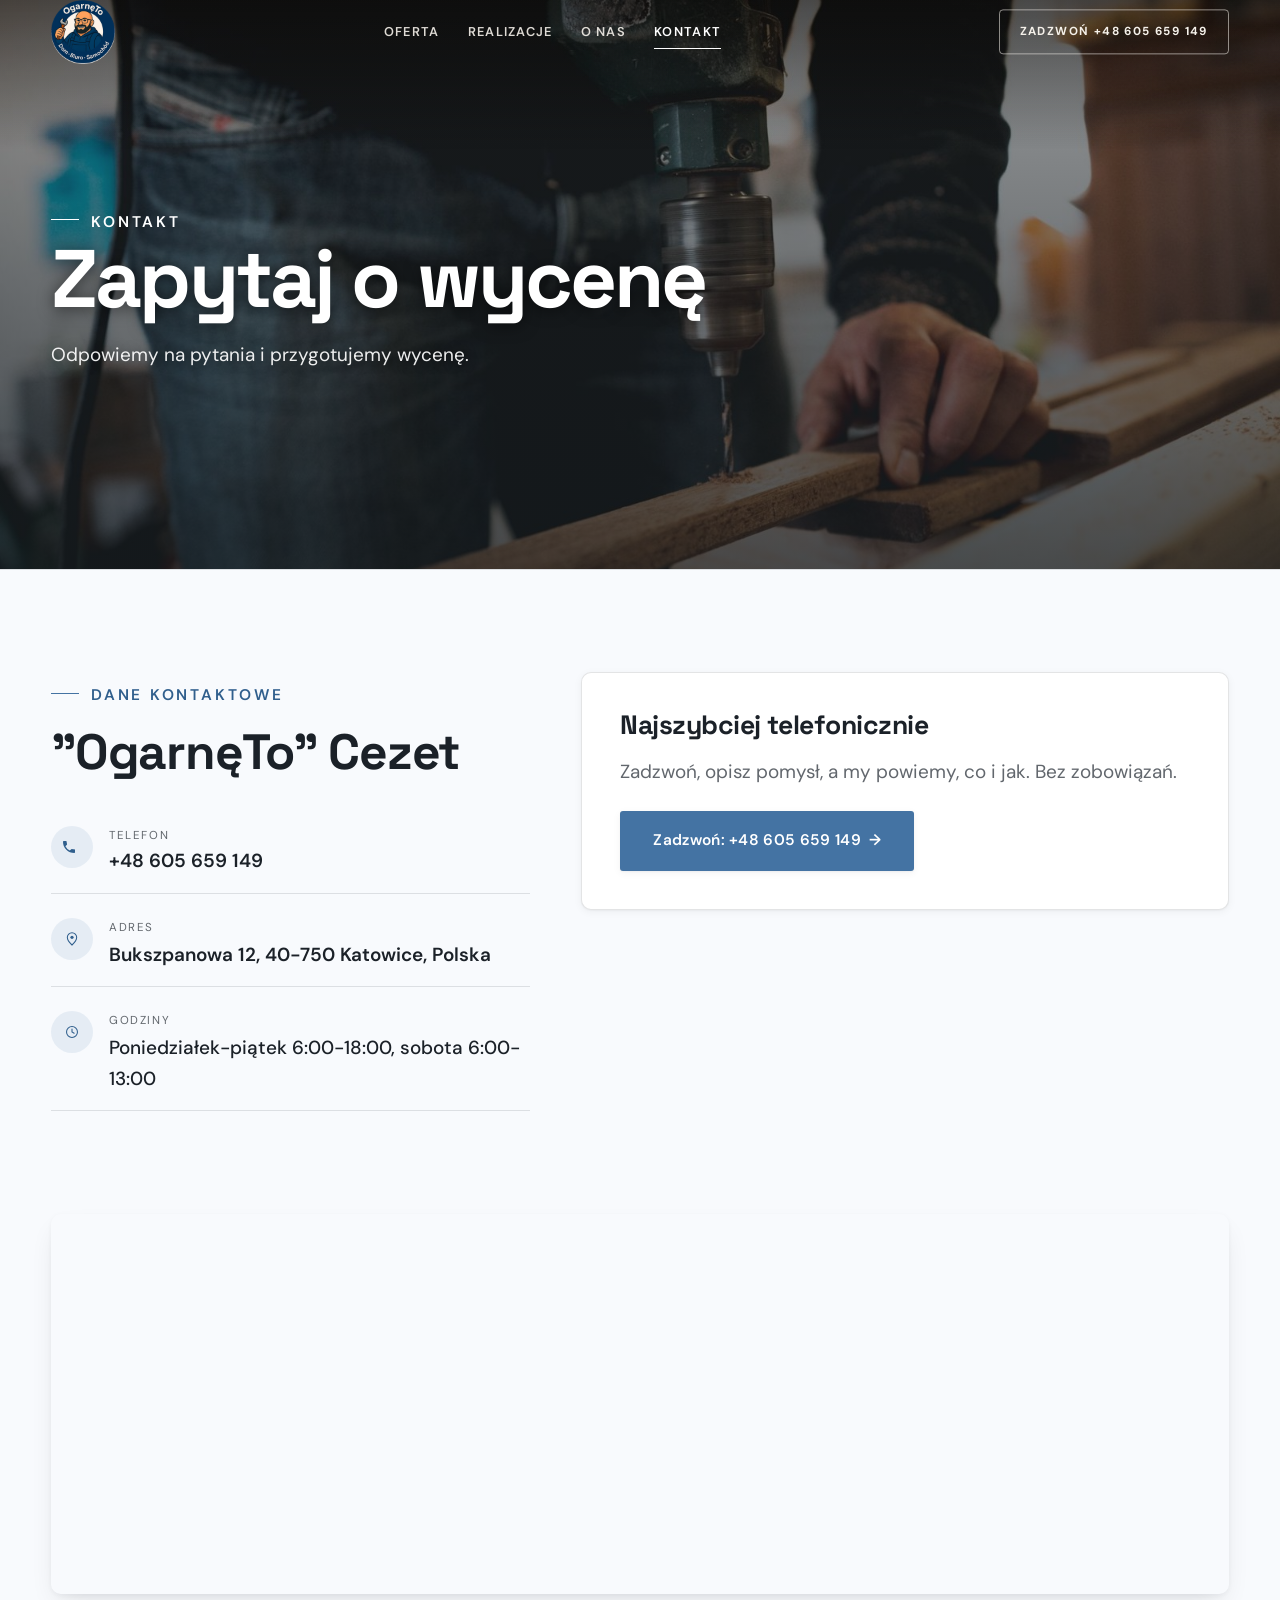
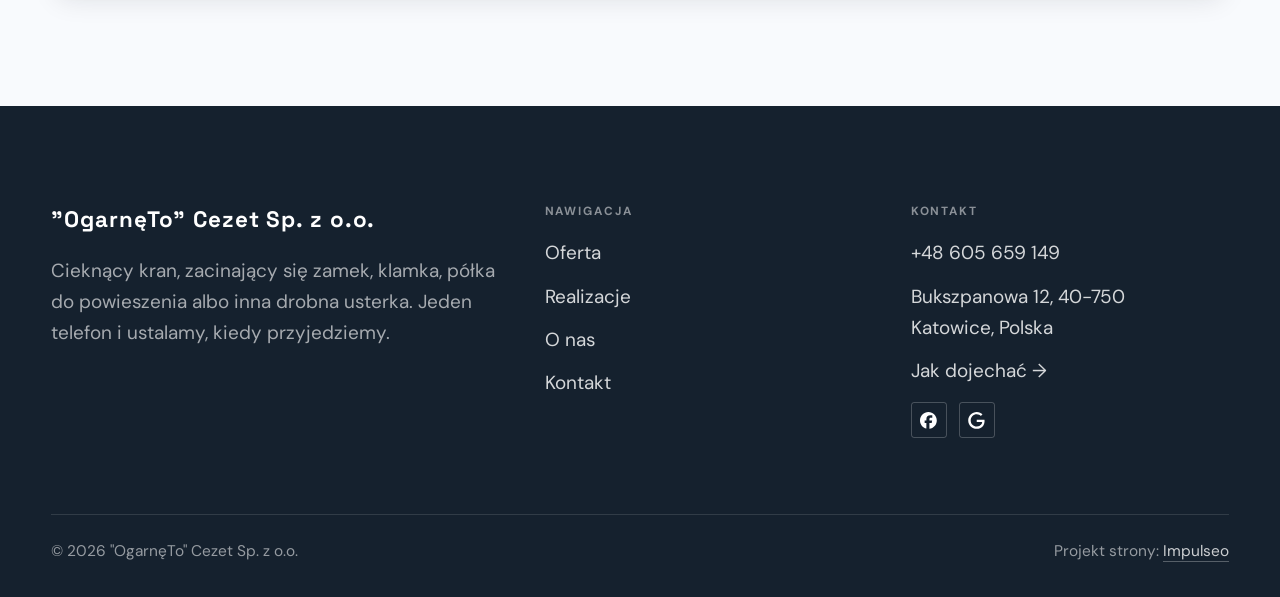
<file: kontakt.html>
<!DOCTYPE html>
<html lang="pl">
<head>
<meta charset="UTF-8">
<meta name="viewport" content="width=device-width, initial-scale=1.0">
<title>Kontakt - &quot;OgarnęTo&quot; Cezet</title>
<meta name="description" content="Kontakt &quot;OgarnęTo&quot; Cezet - Bukszpanowa 12, 40-750 Katowice, Polska">
<link rel="canonical" href="https://kris20032.github.io/ogarneto-cezet-sp-z-o-o/kontakt.html">
<meta name="robots" content="noindex, nofollow">
<meta property="og:type" content="website">
<meta property="og:locale" content="pl_PL">
<meta property="og:site_name" content="&quot;OgarnęTo&quot; Cezet">
<meta property="og:title" content="Kontakt - &quot;OgarnęTo&quot; Cezet">
<meta property="og:description" content="Kontakt &quot;OgarnęTo&quot; Cezet - Bukszpanowa 12, 40-750 Katowice, Polska">
<meta property="og:url" content="https://kris20032.github.io/ogarneto-cezet-sp-z-o-o/kontakt.html">
<meta property="og:image" content="https://kris20032.github.io/ogarneto-cezet-sp-z-o-o/img/og.jpg">
<meta property="og:image:width" content="1200">
<meta property="og:image:height" content="630">
<meta name="twitter:card" content="summary_large_image">
<link rel="preconnect" href="https://fonts.googleapis.com">
<link rel="preconnect" href="https://fonts.gstatic.com" crossorigin>
<link href="https://fonts.googleapis.com/css2?family=Space+Grotesk:wght@500;600;700&family=DM+Sans:opsz,wght@9..40,400;9..40,500;9..40,600&display=swap" rel="stylesheet">
<link rel="stylesheet" href="assets/styles.css?v=6811e797">
</head>
<body>

<header class="nav">
  <div class="wrap nav-inner">
    <a class="brand brand-has-logo" href="index.html"><img class="brand-logo" src="img/logo.png" alt="&quot;OgarnęTo&quot; Cezet" width="608" height="608" decoding="async"></a>
    <nav class="nav-links">
      <a href="oferta.html">Oferta</a>
      <a href="realizacje.html">Realizacje</a>
      <a href="o-nas.html">O nas</a>
      <a href="kontakt.html" class="active" aria-current="page">Kontakt</a>
      <a href="tel:+48605659149" class="btn btn-accent">Zadzwoń +48 605 659 149</a>
    </nav>
    <button class="nav-toggle" aria-label="Menu"><span></span><span></span><span></span></button>
  </div>
</header>

<main>
<section class="pagehead">
  <img src="img/ph3.jpg" alt="&quot;OgarnęTo&quot; Cezet - Zapytaj o wycenę">
  <div class="wrap">
    <span class="eyebrow">Kontakt</span>
    <h1>Zapytaj o wycenę</h1>
    <p>Odpowiemy na pytania i przygotujemy wycenę.</p>
  </div>
</section>
<section>
  <div class="wrap contact-grid">
    <div class="reveal">
      <span class="eyebrow">Dane kontaktowe</span>
      <h2 style="margin:var(--space-4) 0 var(--space-6)">"OgarnęTo" Cezet</h2>
      <div class="info-list">
        <div class="info-row"><div class="ic"><svg class="ico-tel" width="16" height="16" viewBox="0 0 24 24" fill="none" aria-hidden="true"><path d="M6.6 10.8a15.5 15.5 0 0 0 6.6 6.6l2.2-2.2a1 1 0 0 1 1-.24 11.4 11.4 0 0 0 3.6.58 1 1 0 0 1 1 1V20a1 1 0 0 1-1 1A17 17 0 0 1 3 4a1 1 0 0 1 1-1h3.5a1 1 0 0 1 1 1c0 1.25.2 2.46.58 3.6a1 1 0 0 1-.25 1l-2.23 2.2Z" fill="currentColor"/></svg></div><div><div class="lbl">Telefon</div><a class="val" href="tel:+48605659149">+48 605 659 149</a></div></div>
        <div class="info-row"><div class="ic"><svg class="ico-pin" width="16" height="16" viewBox="0 0 24 24" fill="none" aria-hidden="true"><path d="M12 21s7-6.1 7-11.5A7 7 0 0 0 5 9.5C5 14.9 12 21 12 21Z" stroke="currentColor" stroke-width="1.6" fill="none"/><circle cx="12" cy="9.5" r="2.4" fill="currentColor"/></svg></div><div><div class="lbl">Adres</div><div class="val">Bukszpanowa 12, 40-750 Katowice, Polska</div></div></div>
        <div class="info-row"><div class="ic"><svg class="ico-clock" width="16" height="16" viewBox="0 0 24 24" fill="none" aria-hidden="true"><circle cx="12" cy="12" r="8.2" stroke="currentColor" stroke-width="1.6"/><path d="M12 7.5V12l3.2 1.9" stroke="currentColor" stroke-width="1.6" stroke-linecap="round"/></svg></div><div><div class="lbl">Godziny</div><div class="val" style="font-weight:500">Poniedziałek-piątek 6:00-18:00, sobota 6:00-13:00</div></div></div>
      </div>
    </div>
    <div class="reveal">
      <div class="form">
        <h3 style="margin-bottom:var(--space-4)">Najszybciej telefonicznie</h3>
        <p class="muted" style="margin-bottom:var(--space-5)">Zadzwoń, opisz pomysł, a my powiemy, co i jak. Bez zobowiązań.</p>
        <a href="tel:+48605659149" class="btn btn-accent" style="justify-content:center">Zadzwoń: +48 605 659 149 <span class="arr">→</span></a>
      </div>
    </div>
  </div>
</section>
<section style="padding-top:0">
  <div class="wrap reveal">
    <iframe class="map" title="&quot;OgarnęTo&quot; Cezet - Katowice" src="https://maps.google.com/maps?q=%22Ogarn%C4%99To%22%20Cezet%20Katowice&z=15&output=embed" loading="lazy" referrerpolicy="no-referrer-when-downgrade"></iframe>
  </div>
</section>
</main>

<footer>
  <div class="wrap">
    <div class="foot-grid">
      <div class="foot-brand">
        <div class="name">"OgarnęTo" Cezet Sp. z o.o.</div>
        <p>Cieknący kran, zacinający się zamek, klamka, półka do powieszenia albo inna drobna usterka. Jeden telefon i ustalamy, kiedy przyjedziemy.</p>
      </div>
      <div class="foot-col">
        <h4>Nawigacja</h4>
        <a href="oferta.html">Oferta</a>
        <a href="realizacje.html">Realizacje</a>
        <a href="o-nas.html">O nas</a>
        <a href="kontakt.html">Kontakt</a>
      </div>
      <div class="foot-col">
        <h4>Kontakt</h4>
        <a href="tel:+48605659149">+48 605 659 149</a>
        <p>Bukszpanowa 12, 40-750 Katowice, Polska</p>
        <a href="https://maps.google.com/?cid=1019206545375490799&g_mp=Cidnb29nbGUubWFwcy5wbGFjZXMudjEuUGxhY2VzLlNlYXJjaFRleHQQAhgEIAA" target="_blank" rel="noopener">Jak dojechać →</a>
      <div class="foot-soc">
        <a class="soc" href="https://www.facebook.com/ogarne.katowice" target="_blank" rel="noopener" aria-label="Facebook - &quot;OgarnęTo&quot; Cezet"><svg viewBox="0 0 24 24" aria-hidden="true" focusable="false"><path d="M9.101 23.691v-7.98H6.627v-3.667h2.474v-1.58c0-4.085 1.848-5.978 5.858-5.978.401 0 .955.042 1.468.103a8.68 8.68 0 0 1 1.141.195v3.325a8.623 8.623 0 0 0-.653-.036 26.805 26.805 0 0 0-.733-.009c-.707 0-1.259.096-1.675.309a1.686 1.686 0 0 0-.679.622c-.258.42-.374.995-.374 1.752v1.297h3.919l-.386 2.103-.287 1.564h-3.246v8.245C19.396 23.238 24 18.179 24 12.044c0-6.627-5.373-12-12-12s-12 5.373-12 12c0 5.628 3.874 10.35 9.101 11.647Z" fill="currentColor"/></svg></a>
        <a class="soc" href="https://maps.google.com/?cid=1019206545375490799&g_mp=Cidnb29nbGUubWFwcy5wbGFjZXMudjEuUGxhY2VzLlNlYXJjaFRleHQQAhgEIAA" target="_blank" rel="noopener" aria-label="Google - &quot;OgarnęTo&quot; Cezet"><svg viewBox="0 0 24 24" aria-hidden="true" focusable="false"><path d="M12.48 10.92v3.28h7.84c-.24 1.84-.853 3.187-1.787 4.133-1.147 1.147-2.933 2.4-6.053 2.4-4.827 0-8.6-3.893-8.6-8.72s3.773-8.72 8.6-8.72c2.6 0 4.507 1.027 5.907 2.347l2.307-2.307C18.747 1.44 16.133 0 12.48 0 5.867 0 .307 5.387.307 12s5.56 12 12.173 12c3.573 0 6.267-1.173 8.373-3.36 2.16-2.16 2.84-5.213 2.84-7.667 0-.76-.053-1.467-.173-2.053H12.48z" fill="currentColor"/></svg></a>
      </div>
      </div>
    </div>
    <div class="foot-bot">
      <span>© 2026 "OgarnęTo" Cezet Sp. z o.o.</span>
      <span>Projekt strony: <a class="foot-credit" href="https://impulseo.pl" target="_blank" rel="noopener">Impulseo</a></span>
    </div>
  </div>
</footer>
<div class="sticky-call"><a class="sc-call" href="tel:+48605659149"><svg class="ico-tel" width="16" height="16" viewBox="0 0 24 24" fill="none" aria-hidden="true"><path d="M6.6 10.8a15.5 15.5 0 0 0 6.6 6.6l2.2-2.2a1 1 0 0 1 1-.24 11.4 11.4 0 0 0 3.6.58 1 1 0 0 1 1 1V20a1 1 0 0 1-1 1A17 17 0 0 1 3 4a1 1 0 0 1 1-1h3.5a1 1 0 0 1 1 1c0 1.25.2 2.46.58 3.6a1 1 0 0 1-.25 1l-2.23 2.2Z" fill="currentColor"/></svg> Zadzwoń</a><a class="sc-quote" href="kontakt.html">Zadzwoń teraz</a></div>
<div class="demo-wazne" data-do="2026-11-03" data-cykl="3" hidden><svg class="dw-ico" width="13" height="13" viewBox="0 0 24 24" fill="none" aria-hidden="true"><circle cx="12" cy="12" r="8.6" stroke="currentColor" stroke-width="1.8"/><path d="M12 7.2V12l3.3 2" stroke="currentColor" stroke-width="1.8" stroke-linecap="round"/></svg><span class="dw-txt"></span></div>

<script src="assets/main.js"></script>
</body>
</html>
</file>
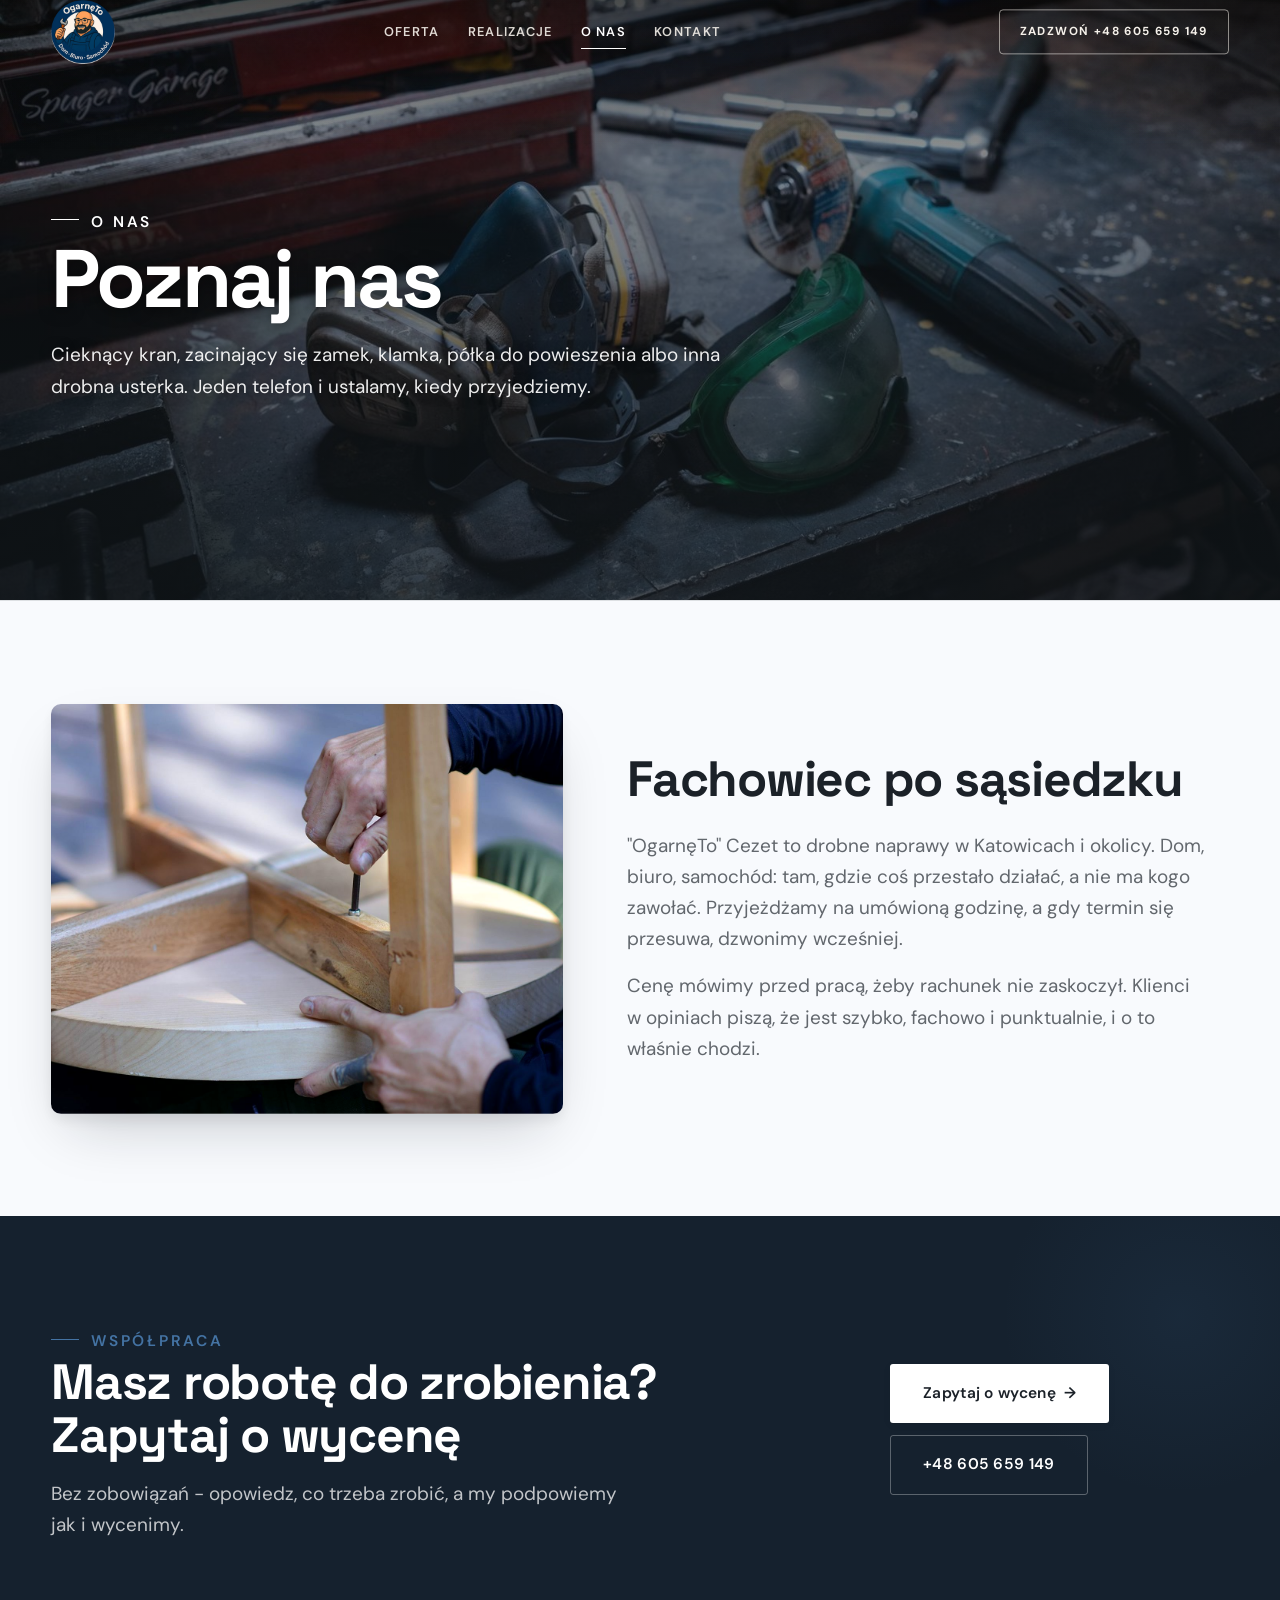
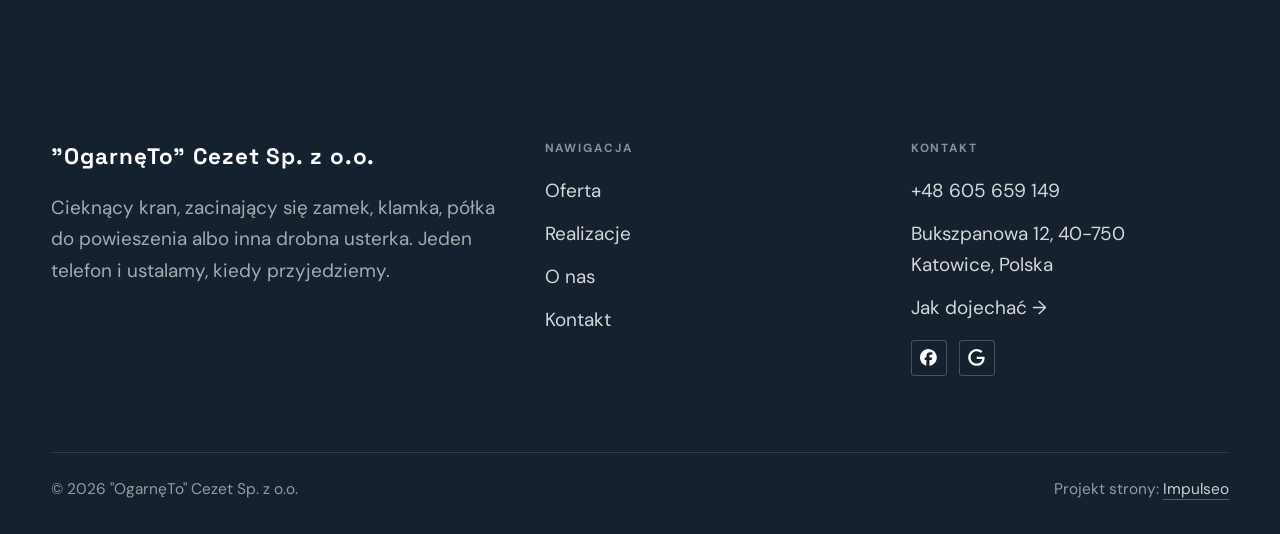
<file: o-nas.html>
<!DOCTYPE html>
<html lang="pl">
<head>
<meta charset="UTF-8">
<meta name="viewport" content="width=device-width, initial-scale=1.0">
<title>O nas - &quot;OgarnęTo&quot; Cezet</title>
<meta name="description" content="OgarnęTo - drobne naprawy po sąsiedzku w Katowicach. Usterki hydrauliczne, zamki i klamki, montaż i naprawy od ręki. Dom, biuro, samochód. Zadzwoń: 605 659 149.">
<link rel="canonical" href="https://kris20032.github.io/ogarneto-cezet-sp-z-o-o/o-nas.html">
<meta name="robots" content="noindex, nofollow">
<meta property="og:type" content="website">
<meta property="og:locale" content="pl_PL">
<meta property="og:site_name" content="&quot;OgarnęTo&quot; Cezet">
<meta property="og:title" content="O nas - &quot;OgarnęTo&quot; Cezet">
<meta property="og:description" content="OgarnęTo - drobne naprawy po sąsiedzku w Katowicach. Usterki hydrauliczne, zamki i klamki, montaż i naprawy od ręki. Dom, biuro, samochód. Zadzwoń: 605 659 149.">
<meta property="og:url" content="https://kris20032.github.io/ogarneto-cezet-sp-z-o-o/o-nas.html">
<meta property="og:image" content="https://kris20032.github.io/ogarneto-cezet-sp-z-o-o/img/og.jpg">
<meta property="og:image:width" content="1200">
<meta property="og:image:height" content="630">
<meta name="twitter:card" content="summary_large_image">
<link rel="preconnect" href="https://fonts.googleapis.com">
<link rel="preconnect" href="https://fonts.gstatic.com" crossorigin>
<link href="https://fonts.googleapis.com/css2?family=Space+Grotesk:wght@500;600;700&family=DM+Sans:opsz,wght@9..40,400;9..40,500;9..40,600&display=swap" rel="stylesheet">
<link rel="stylesheet" href="assets/styles.css?v=6811e797">
</head>
<body>

<header class="nav">
  <div class="wrap nav-inner">
    <a class="brand brand-has-logo" href="index.html"><img class="brand-logo" src="img/logo.png" alt="&quot;OgarnęTo&quot; Cezet" width="608" height="608" decoding="async"></a>
    <nav class="nav-links">
      <a href="oferta.html">Oferta</a>
      <a href="realizacje.html">Realizacje</a>
      <a href="o-nas.html" class="active" aria-current="page">O nas</a>
      <a href="kontakt.html">Kontakt</a>
      <a href="tel:+48605659149" class="btn btn-accent">Zadzwoń +48 605 659 149</a>
    </nav>
    <button class="nav-toggle" aria-label="Menu"><span></span><span></span><span></span></button>
  </div>
</header>

<main>
<section class="pagehead">
  <img src="img/ph2.jpg" alt="&quot;OgarnęTo&quot; Cezet - Poznaj nas">
  <div class="wrap">
    <span class="eyebrow">O nas</span>
    <h1>Poznaj nas</h1>
    <p>Cieknący kran, zacinający się zamek, klamka, półka do powieszenia albo inna drobna usterka. Jeden telefon i ustalamy, kiedy przyjedziemy.</p>
  </div>
</section>
<section>
  <div class="wrap split">
    <div class="split-art reveal"><img src="img/g5.jpg" alt="&quot;OgarnęTo&quot; Cezet" loading="lazy" width="1600" height="1068" decoding="async"></div>
    <div class="split-copy reveal">
      <h2>Fachowiec po sąsiedzku</h2>
      <p class="muted">"OgarnęTo" Cezet to drobne naprawy w Katowicach i okolicy. Dom, biuro, samochód: tam, gdzie coś przestało działać, a nie ma kogo zawołać. Przyjeżdżamy na umówioną godzinę, a gdy termin się przesuwa, dzwonimy wcześniej.</p>
      <p class="muted">Cenę mówimy przed pracą, żeby rachunek nie zaskoczył. Klienci w opiniach piszą, że jest szybko, fachowo i punktualnie, i o to właśnie chodzi.</p>
    </div>
  </div>
</section>


<section class="cta">
  <div class="wrap">
    <div class="reveal">
      <span class="eyebrow">Współpraca</span>
      <h2>Masz robotę do zrobienia? Zapytaj o wycenę</h2>
      <p>Bez zobowiązań - opowiedz, co trzeba zrobić, a my podpowiemy jak i wycenimy.</p>
    </div>
    <div class="cta-actions reveal">
      <a href="kontakt.html" class="btn btn-light">Zapytaj o wycenę <span class="arr">→</span></a>
      <a href="tel:+48605659149" class="btn btn-ghost btn-ghost-cta">+48 605 659 149</a>
    </div>
  </div>
</section>
</main>

<footer>
  <div class="wrap">
    <div class="foot-grid">
      <div class="foot-brand">
        <div class="name">"OgarnęTo" Cezet Sp. z o.o.</div>
        <p>Cieknący kran, zacinający się zamek, klamka, półka do powieszenia albo inna drobna usterka. Jeden telefon i ustalamy, kiedy przyjedziemy.</p>
      </div>
      <div class="foot-col">
        <h4>Nawigacja</h4>
        <a href="oferta.html">Oferta</a>
        <a href="realizacje.html">Realizacje</a>
        <a href="o-nas.html">O nas</a>
        <a href="kontakt.html">Kontakt</a>
      </div>
      <div class="foot-col">
        <h4>Kontakt</h4>
        <a href="tel:+48605659149">+48 605 659 149</a>
        <p>Bukszpanowa 12, 40-750 Katowice, Polska</p>
        <a href="https://maps.google.com/?cid=1019206545375490799&g_mp=Cidnb29nbGUubWFwcy5wbGFjZXMudjEuUGxhY2VzLlNlYXJjaFRleHQQAhgEIAA" target="_blank" rel="noopener">Jak dojechać →</a>
      <div class="foot-soc">
        <a class="soc" href="https://www.facebook.com/ogarne.katowice" target="_blank" rel="noopener" aria-label="Facebook - &quot;OgarnęTo&quot; Cezet"><svg viewBox="0 0 24 24" aria-hidden="true" focusable="false"><path d="M9.101 23.691v-7.98H6.627v-3.667h2.474v-1.58c0-4.085 1.848-5.978 5.858-5.978.401 0 .955.042 1.468.103a8.68 8.68 0 0 1 1.141.195v3.325a8.623 8.623 0 0 0-.653-.036 26.805 26.805 0 0 0-.733-.009c-.707 0-1.259.096-1.675.309a1.686 1.686 0 0 0-.679.622c-.258.42-.374.995-.374 1.752v1.297h3.919l-.386 2.103-.287 1.564h-3.246v8.245C19.396 23.238 24 18.179 24 12.044c0-6.627-5.373-12-12-12s-12 5.373-12 12c0 5.628 3.874 10.35 9.101 11.647Z" fill="currentColor"/></svg></a>
        <a class="soc" href="https://maps.google.com/?cid=1019206545375490799&g_mp=Cidnb29nbGUubWFwcy5wbGFjZXMudjEuUGxhY2VzLlNlYXJjaFRleHQQAhgEIAA" target="_blank" rel="noopener" aria-label="Google - &quot;OgarnęTo&quot; Cezet"><svg viewBox="0 0 24 24" aria-hidden="true" focusable="false"><path d="M12.48 10.92v3.28h7.84c-.24 1.84-.853 3.187-1.787 4.133-1.147 1.147-2.933 2.4-6.053 2.4-4.827 0-8.6-3.893-8.6-8.72s3.773-8.72 8.6-8.72c2.6 0 4.507 1.027 5.907 2.347l2.307-2.307C18.747 1.44 16.133 0 12.48 0 5.867 0 .307 5.387.307 12s5.56 12 12.173 12c3.573 0 6.267-1.173 8.373-3.36 2.16-2.16 2.84-5.213 2.84-7.667 0-.76-.053-1.467-.173-2.053H12.48z" fill="currentColor"/></svg></a>
      </div>
      </div>
    </div>
    <div class="foot-bot">
      <span>© 2026 "OgarnęTo" Cezet Sp. z o.o.</span>
      <span>Projekt strony: <a class="foot-credit" href="https://impulseo.pl" target="_blank" rel="noopener">Impulseo</a></span>
    </div>
  </div>
</footer>
<div class="sticky-call"><a class="sc-call" href="tel:+48605659149"><svg class="ico-tel" width="16" height="16" viewBox="0 0 24 24" fill="none" aria-hidden="true"><path d="M6.6 10.8a15.5 15.5 0 0 0 6.6 6.6l2.2-2.2a1 1 0 0 1 1-.24 11.4 11.4 0 0 0 3.6.58 1 1 0 0 1 1 1V20a1 1 0 0 1-1 1A17 17 0 0 1 3 4a1 1 0 0 1 1-1h3.5a1 1 0 0 1 1 1c0 1.25.2 2.46.58 3.6a1 1 0 0 1-.25 1l-2.23 2.2Z" fill="currentColor"/></svg> Zadzwoń</a><a class="sc-quote" href="kontakt.html">Zadzwoń teraz</a></div>
<div class="demo-wazne" data-do="2026-11-03" data-cykl="3" hidden><svg class="dw-ico" width="13" height="13" viewBox="0 0 24 24" fill="none" aria-hidden="true"><circle cx="12" cy="12" r="8.6" stroke="currentColor" stroke-width="1.8"/><path d="M12 7.2V12l3.3 2" stroke="currentColor" stroke-width="1.8" stroke-linecap="round"/></svg><span class="dw-txt"></span></div>

<script src="assets/main.js"></script>
</body>
</html>
</file>
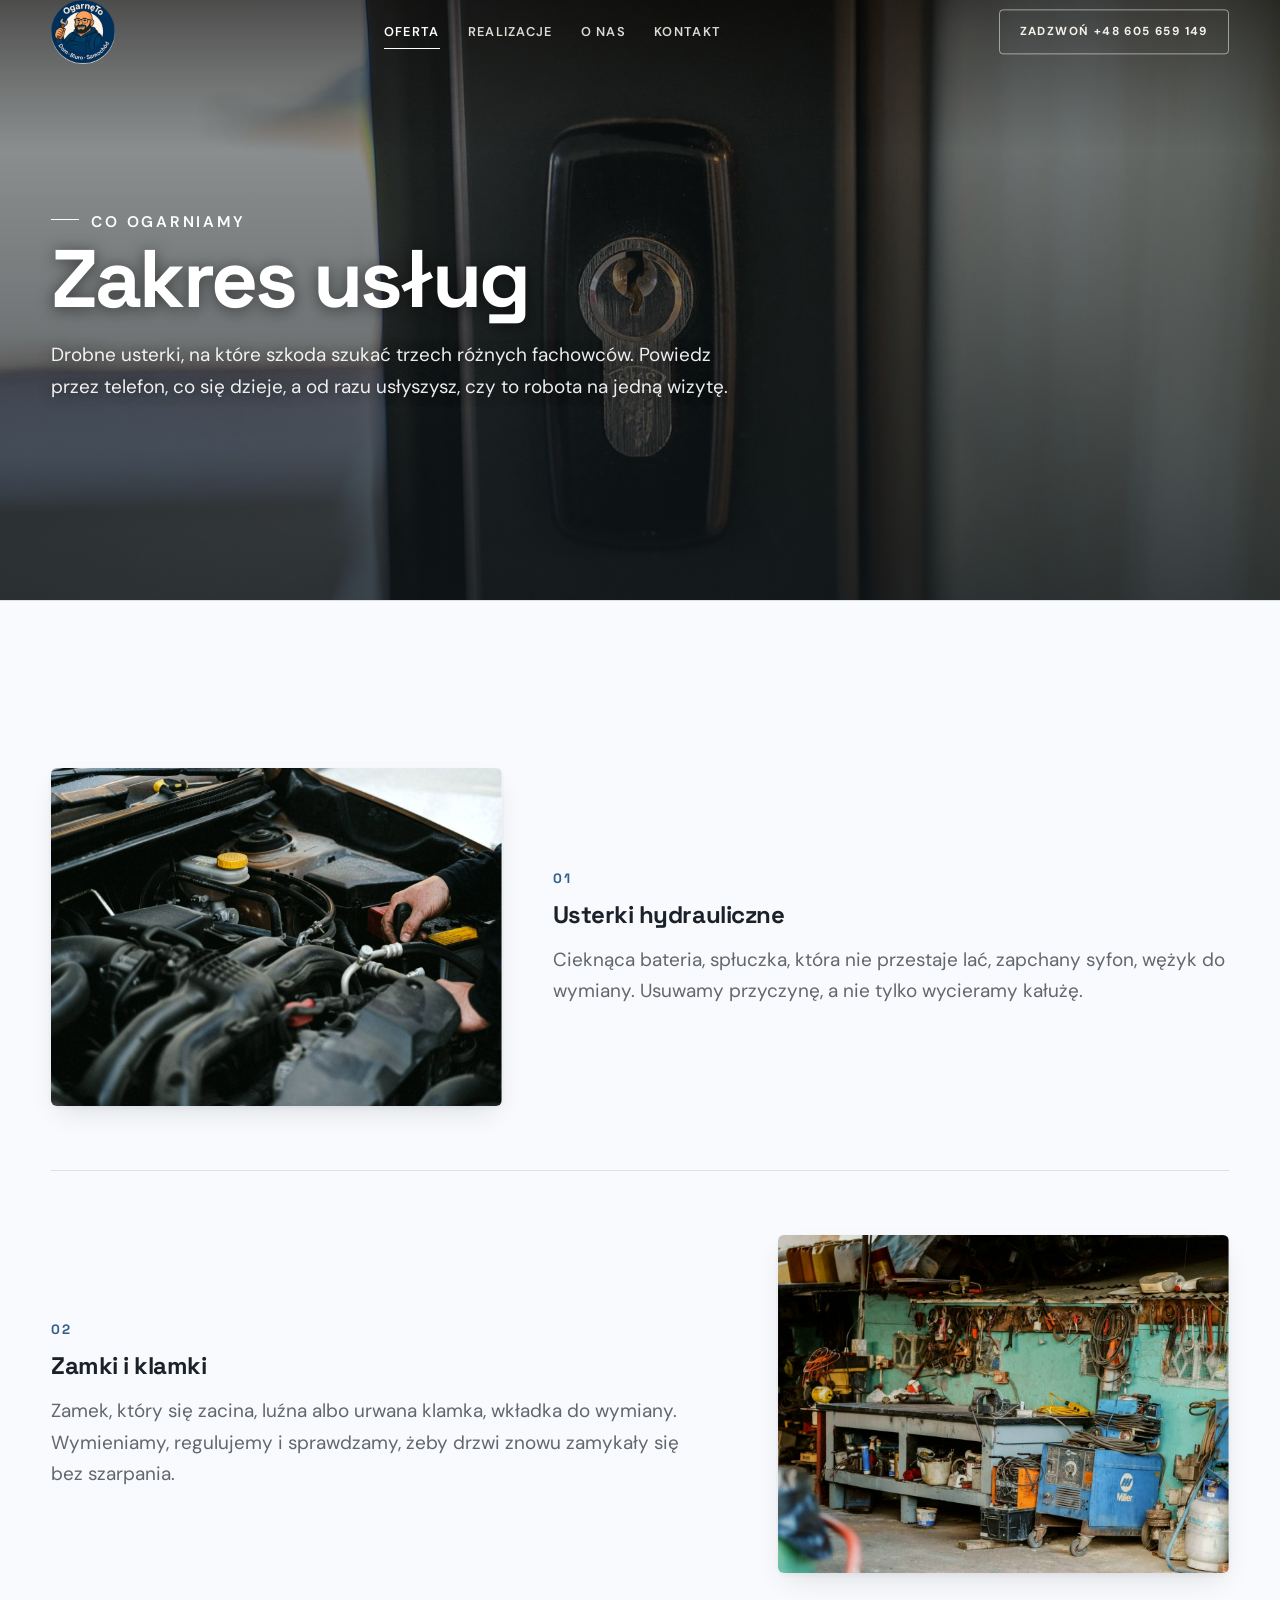
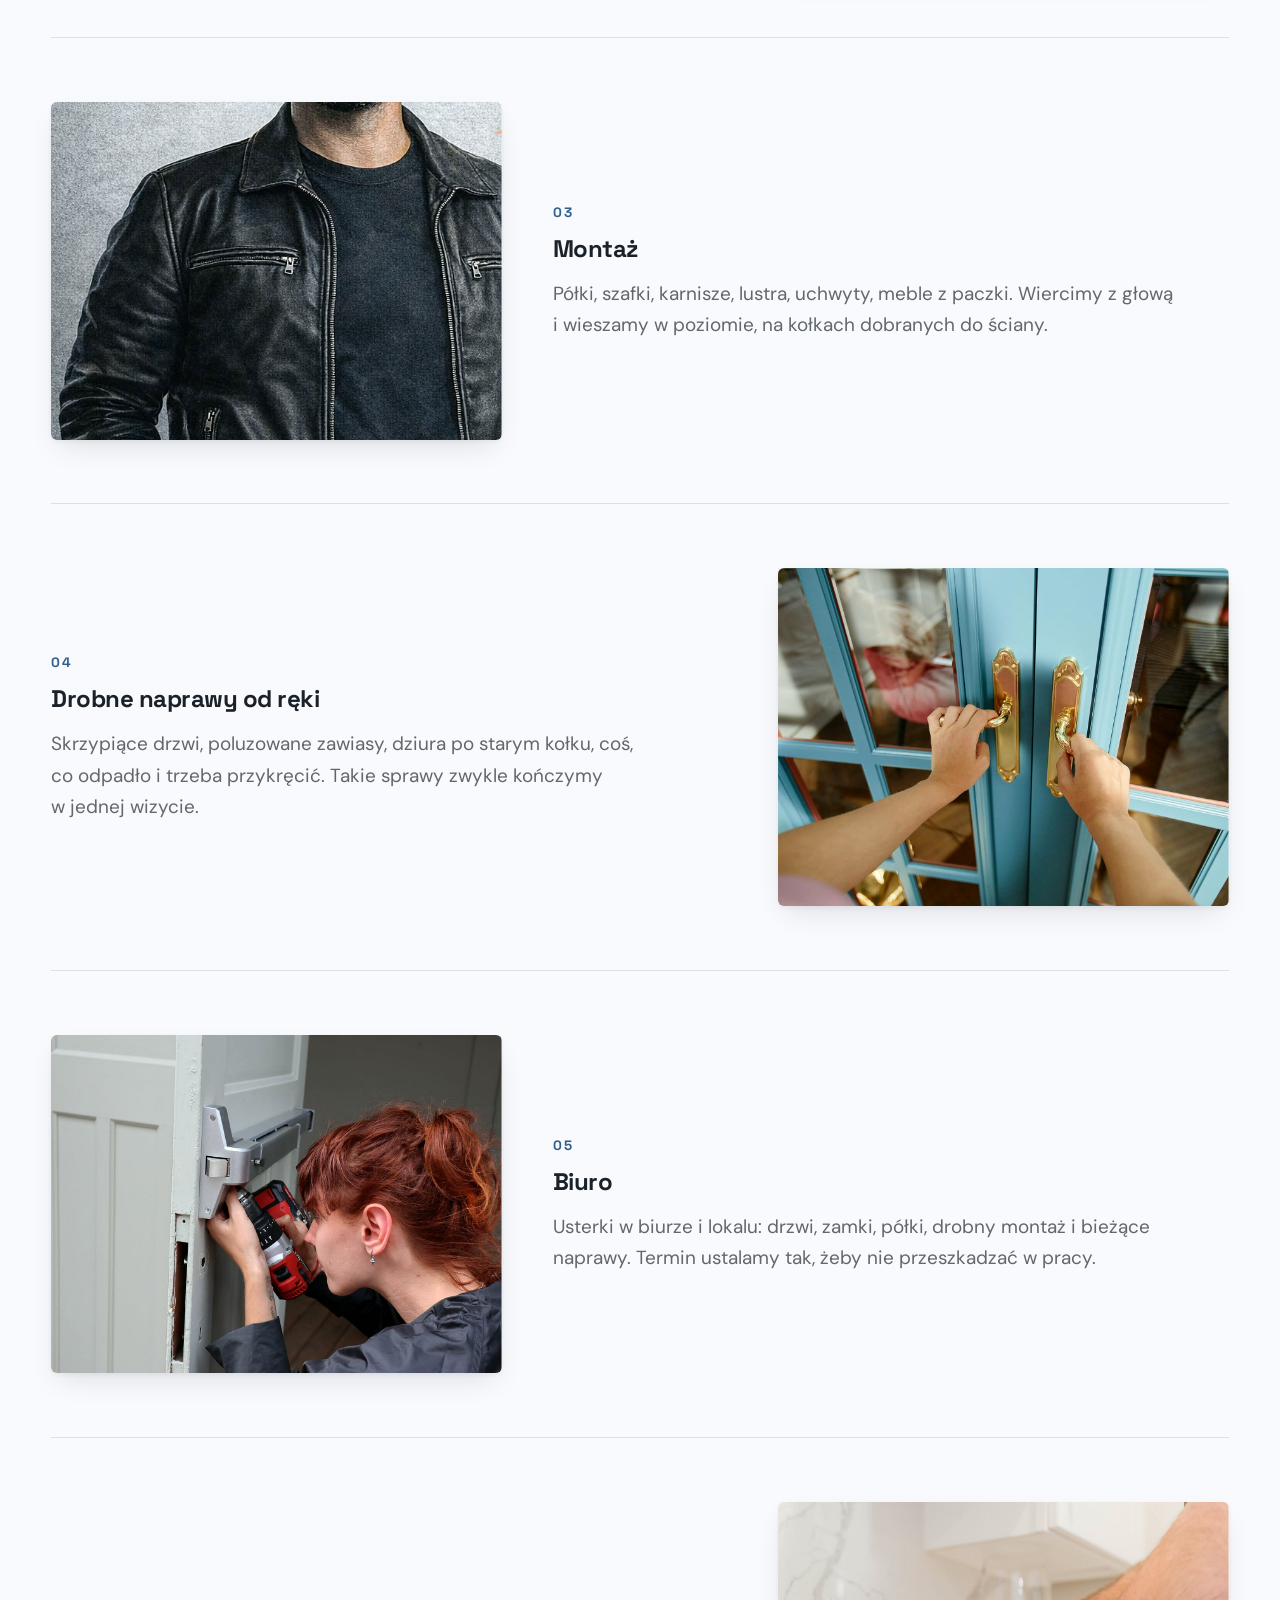
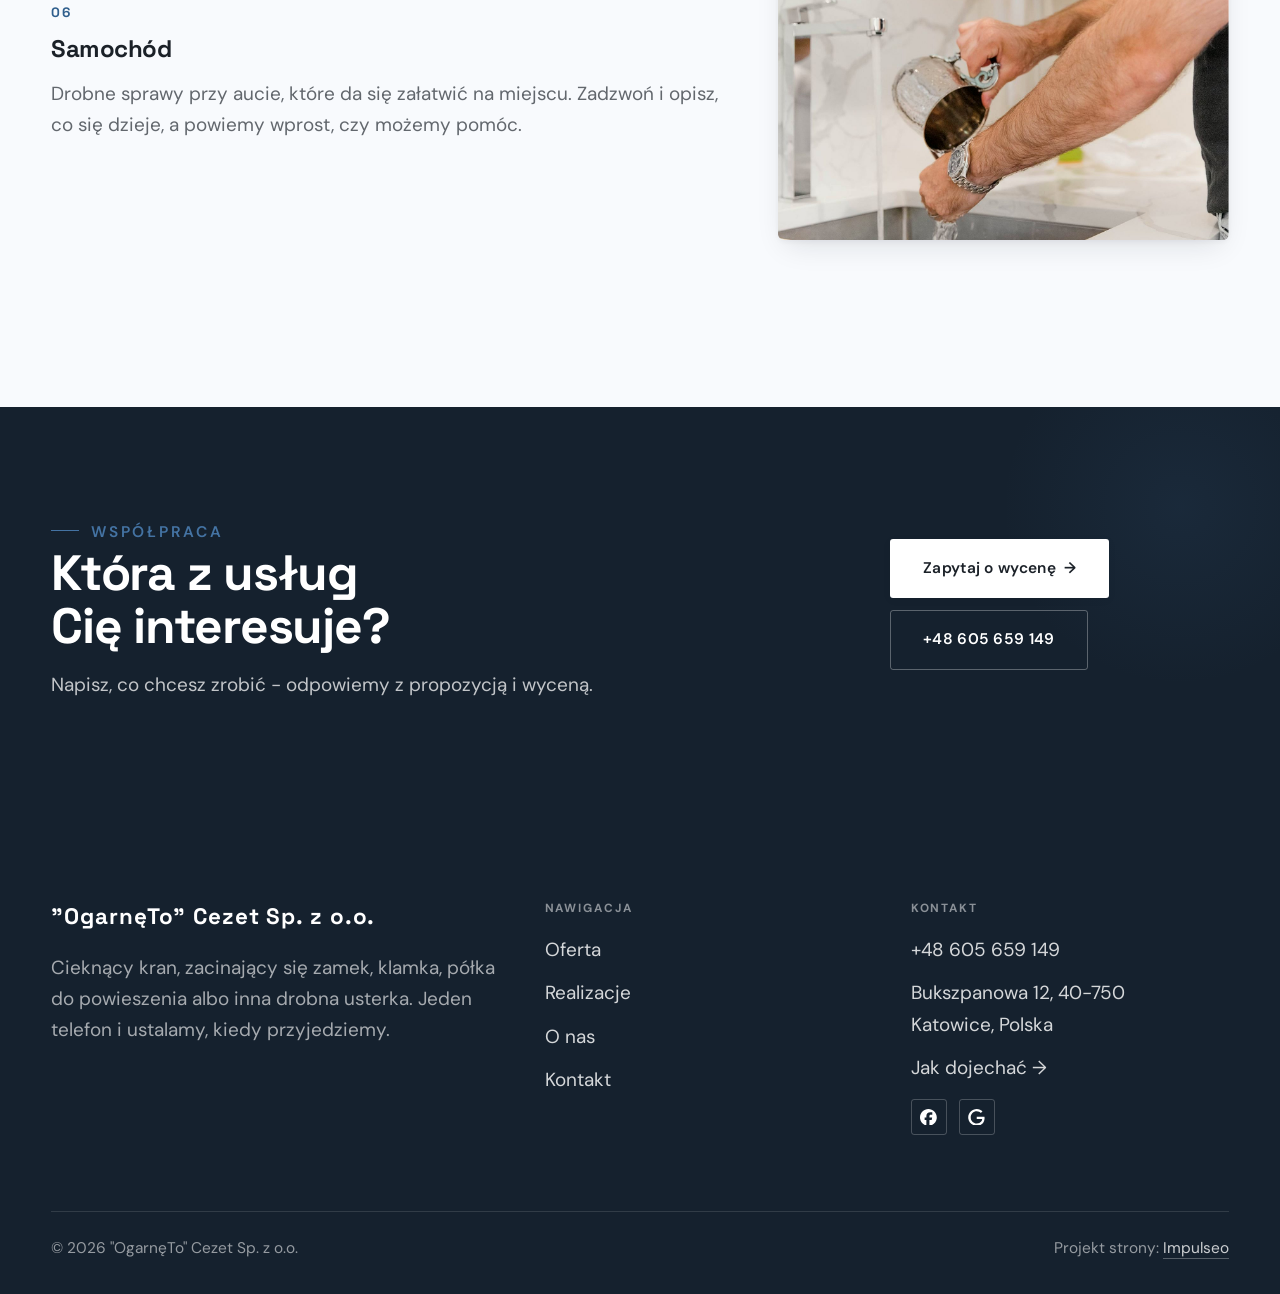
<file: oferta.html>
<!DOCTYPE html>
<html lang="pl">
<head>
<meta charset="UTF-8">
<meta name="viewport" content="width=device-width, initial-scale=1.0">
<title>Oferta - &quot;OgarnęTo&quot; Cezet</title>
<meta name="description" content="OgarnęTo - drobne naprawy po sąsiedzku w Katowicach. Usterki hydrauliczne, zamki i klamki, montaż i naprawy od ręki. Dom, biuro, samochód. Zadzwoń: 605 659 149.">
<link rel="canonical" href="https://kris20032.github.io/ogarneto-cezet-sp-z-o-o/oferta.html">
<meta name="robots" content="noindex, nofollow">
<meta property="og:type" content="website">
<meta property="og:locale" content="pl_PL">
<meta property="og:site_name" content="&quot;OgarnęTo&quot; Cezet">
<meta property="og:title" content="Oferta - &quot;OgarnęTo&quot; Cezet">
<meta property="og:description" content="OgarnęTo - drobne naprawy po sąsiedzku w Katowicach. Usterki hydrauliczne, zamki i klamki, montaż i naprawy od ręki. Dom, biuro, samochód. Zadzwoń: 605 659 149.">
<meta property="og:url" content="https://kris20032.github.io/ogarneto-cezet-sp-z-o-o/oferta.html">
<meta property="og:image" content="https://kris20032.github.io/ogarneto-cezet-sp-z-o-o/img/og.jpg">
<meta property="og:image:width" content="1200">
<meta property="og:image:height" content="630">
<meta name="twitter:card" content="summary_large_image">
<link rel="preconnect" href="https://fonts.googleapis.com">
<link rel="preconnect" href="https://fonts.gstatic.com" crossorigin>
<link href="https://fonts.googleapis.com/css2?family=Space+Grotesk:wght@500;600;700&family=DM+Sans:opsz,wght@9..40,400;9..40,500;9..40,600&display=swap" rel="stylesheet">
<link rel="stylesheet" href="assets/styles.css?v=6811e797">
</head>
<body>

<header class="nav">
  <div class="wrap nav-inner">
    <a class="brand brand-has-logo" href="index.html"><img class="brand-logo" src="img/logo.png" alt="&quot;OgarnęTo&quot; Cezet" width="608" height="608" decoding="async"></a>
    <nav class="nav-links">
      <a href="oferta.html" class="active" aria-current="page">Oferta</a>
      <a href="realizacje.html">Realizacje</a>
      <a href="o-nas.html">O nas</a>
      <a href="kontakt.html">Kontakt</a>
      <a href="tel:+48605659149" class="btn btn-accent">Zadzwoń +48 605 659 149</a>
    </nav>
    <button class="nav-toggle" aria-label="Menu"><span></span><span></span><span></span></button>
  </div>
</header>

<main>
<section class="pagehead">
  <img src="img/g4.jpg" alt="&quot;OgarnęTo&quot; Cezet - Zakres usług" width="1600" height="1067" decoding="async">
  <div class="wrap">
    <span class="eyebrow">Co ogarniamy</span>
    <h1>Zakres usług</h1>
    <p>Drobne usterki, na które szkoda szukać trzech różnych fachowców. Powiedz przez telefon, co się dzieje, a od razu usłyszysz, czy to robota na jedną wizytę.</p>
  </div>
</section>
<section>
  <div class="wrap">
    <div class="svc-row reveal">
      <div class="svc-row-art"><img src="img/g11.jpg" alt="Usterki hydrauliczne" loading="lazy" width="1538" height="994" decoding="async"></div>
      <div>
        <span class="num">01</span>
        <h3>Usterki hydrauliczne</h3>
        <p class="muted">Cieknąca bateria, spłuczka, która nie przestaje lać, zapchany syfon, wężyk do wymiany. Usuwamy przyczynę, a nie tylko wycieramy kałużę.</p>
      </div>
    </div>
    <div class="svc-row rev reveal">
      <div class="svc-row-art"><img src="img/g12.jpg" alt="Zamki i klamki" loading="lazy" width="1524" height="974" decoding="async"></div>
      <div>
        <span class="num">02</span>
        <h3>Zamki i klamki</h3>
        <p class="muted">Zamek, który się zacina, luźna albo urwana klamka, wkładka do wymiany. Wymieniamy, regulujemy i sprawdzamy, żeby drzwi znowu zamykały się bez szarpania.</p>
      </div>
    </div>
    <div class="svc-row reveal">
      <div class="svc-row-art"><img src="img/about.jpg" alt="Montaż" loading="lazy" width="610" height="1024" decoding="async"></div>
      <div>
        <span class="num">03</span>
        <h3>Montaż</h3>
        <p class="muted">Półki, szafki, karnisze, lustra, uchwyty, meble z paczki. Wiercimy z głową i wieszamy w poziomie, na kołkach dobranych do ściany.</p>
      </div>
    </div>
    <div class="svc-row rev reveal">
      <div class="svc-row-art"><img src="img/g1.jpg" alt="Drobne naprawy od ręki" loading="lazy" width="1600" height="1066" decoding="async"></div>
      <div>
        <span class="num">04</span>
        <h3>Drobne naprawy od ręki</h3>
        <p class="muted">Skrzypiące drzwi, poluzowane zawiasy, dziura po starym kołku, coś, co odpadło i trzeba przykręcić. Takie sprawy zwykle kończymy w jednej wizycie.</p>
      </div>
    </div>
    <div class="svc-row reveal">
      <div class="svc-row-art"><img src="img/g2.jpg" alt="Biuro" loading="lazy" width="1600" height="1066" decoding="async"></div>
      <div>
        <span class="num">05</span>
        <h3>Biuro</h3>
        <p class="muted">Usterki w biurze i lokalu: drzwi, zamki, półki, drobny montaż i bieżące naprawy. Termin ustalamy tak, żeby nie przeszkadzać w pracy.</p>
      </div>
    </div>
    <div class="svc-row rev reveal">
      <div class="svc-row-art"><img src="img/g3.jpg" alt="Samochód" loading="lazy" width="1600" height="1066" decoding="async"></div>
      <div>
        <span class="num">06</span>
        <h3>Samochód</h3>
        <p class="muted">Drobne sprawy przy aucie, które da się załatwić na miejscu. Zadzwoń i opisz, co się dzieje, a powiemy wprost, czy możemy pomóc.</p>
      </div>
    </div>
  </div>
</section>

<section class="cta">
  <div class="wrap">
    <div class="reveal">
      <span class="eyebrow">Współpraca</span>
      <h2>Która z usług Cię interesuje?</h2>
      <p>Napisz, co chcesz zrobić - odpowiemy z propozycją i wyceną.</p>
    </div>
    <div class="cta-actions reveal">
      <a href="kontakt.html" class="btn btn-light">Zapytaj o wycenę <span class="arr">→</span></a>
      <a href="tel:+48605659149" class="btn btn-ghost btn-ghost-cta">+48 605 659 149</a>
    </div>
  </div>
</section>
</main>

<footer>
  <div class="wrap">
    <div class="foot-grid">
      <div class="foot-brand">
        <div class="name">"OgarnęTo" Cezet Sp. z o.o.</div>
        <p>Cieknący kran, zacinający się zamek, klamka, półka do powieszenia albo inna drobna usterka. Jeden telefon i ustalamy, kiedy przyjedziemy.</p>
      </div>
      <div class="foot-col">
        <h4>Nawigacja</h4>
        <a href="oferta.html">Oferta</a>
        <a href="realizacje.html">Realizacje</a>
        <a href="o-nas.html">O nas</a>
        <a href="kontakt.html">Kontakt</a>
      </div>
      <div class="foot-col">
        <h4>Kontakt</h4>
        <a href="tel:+48605659149">+48 605 659 149</a>
        <p>Bukszpanowa 12, 40-750 Katowice, Polska</p>
        <a href="https://maps.google.com/?cid=1019206545375490799&g_mp=Cidnb29nbGUubWFwcy5wbGFjZXMudjEuUGxhY2VzLlNlYXJjaFRleHQQAhgEIAA" target="_blank" rel="noopener">Jak dojechać →</a>
      <div class="foot-soc">
        <a class="soc" href="https://www.facebook.com/ogarne.katowice" target="_blank" rel="noopener" aria-label="Facebook - &quot;OgarnęTo&quot; Cezet"><svg viewBox="0 0 24 24" aria-hidden="true" focusable="false"><path d="M9.101 23.691v-7.98H6.627v-3.667h2.474v-1.58c0-4.085 1.848-5.978 5.858-5.978.401 0 .955.042 1.468.103a8.68 8.68 0 0 1 1.141.195v3.325a8.623 8.623 0 0 0-.653-.036 26.805 26.805 0 0 0-.733-.009c-.707 0-1.259.096-1.675.309a1.686 1.686 0 0 0-.679.622c-.258.42-.374.995-.374 1.752v1.297h3.919l-.386 2.103-.287 1.564h-3.246v8.245C19.396 23.238 24 18.179 24 12.044c0-6.627-5.373-12-12-12s-12 5.373-12 12c0 5.628 3.874 10.35 9.101 11.647Z" fill="currentColor"/></svg></a>
        <a class="soc" href="https://maps.google.com/?cid=1019206545375490799&g_mp=Cidnb29nbGUubWFwcy5wbGFjZXMudjEuUGxhY2VzLlNlYXJjaFRleHQQAhgEIAA" target="_blank" rel="noopener" aria-label="Google - &quot;OgarnęTo&quot; Cezet"><svg viewBox="0 0 24 24" aria-hidden="true" focusable="false"><path d="M12.48 10.92v3.28h7.84c-.24 1.84-.853 3.187-1.787 4.133-1.147 1.147-2.933 2.4-6.053 2.4-4.827 0-8.6-3.893-8.6-8.72s3.773-8.72 8.6-8.72c2.6 0 4.507 1.027 5.907 2.347l2.307-2.307C18.747 1.44 16.133 0 12.48 0 5.867 0 .307 5.387.307 12s5.56 12 12.173 12c3.573 0 6.267-1.173 8.373-3.36 2.16-2.16 2.84-5.213 2.84-7.667 0-.76-.053-1.467-.173-2.053H12.48z" fill="currentColor"/></svg></a>
      </div>
      </div>
    </div>
    <div class="foot-bot">
      <span>© 2026 "OgarnęTo" Cezet Sp. z o.o.</span>
      <span>Projekt strony: <a class="foot-credit" href="https://impulseo.pl" target="_blank" rel="noopener">Impulseo</a></span>
    </div>
  </div>
</footer>
<div class="sticky-call"><a class="sc-call" href="tel:+48605659149"><svg class="ico-tel" width="16" height="16" viewBox="0 0 24 24" fill="none" aria-hidden="true"><path d="M6.6 10.8a15.5 15.5 0 0 0 6.6 6.6l2.2-2.2a1 1 0 0 1 1-.24 11.4 11.4 0 0 0 3.6.58 1 1 0 0 1 1 1V20a1 1 0 0 1-1 1A17 17 0 0 1 3 4a1 1 0 0 1 1-1h3.5a1 1 0 0 1 1 1c0 1.25.2 2.46.58 3.6a1 1 0 0 1-.25 1l-2.23 2.2Z" fill="currentColor"/></svg> Zadzwoń</a><a class="sc-quote" href="kontakt.html">Zadzwoń teraz</a></div>
<div class="demo-wazne" data-do="2026-11-03" data-cykl="3" hidden><svg class="dw-ico" width="13" height="13" viewBox="0 0 24 24" fill="none" aria-hidden="true"><circle cx="12" cy="12" r="8.6" stroke="currentColor" stroke-width="1.8"/><path d="M12 7.2V12l3.3 2" stroke="currentColor" stroke-width="1.8" stroke-linecap="round"/></svg><span class="dw-txt"></span></div>

<script src="assets/main.js"></script>
</body>
</html>
</file>
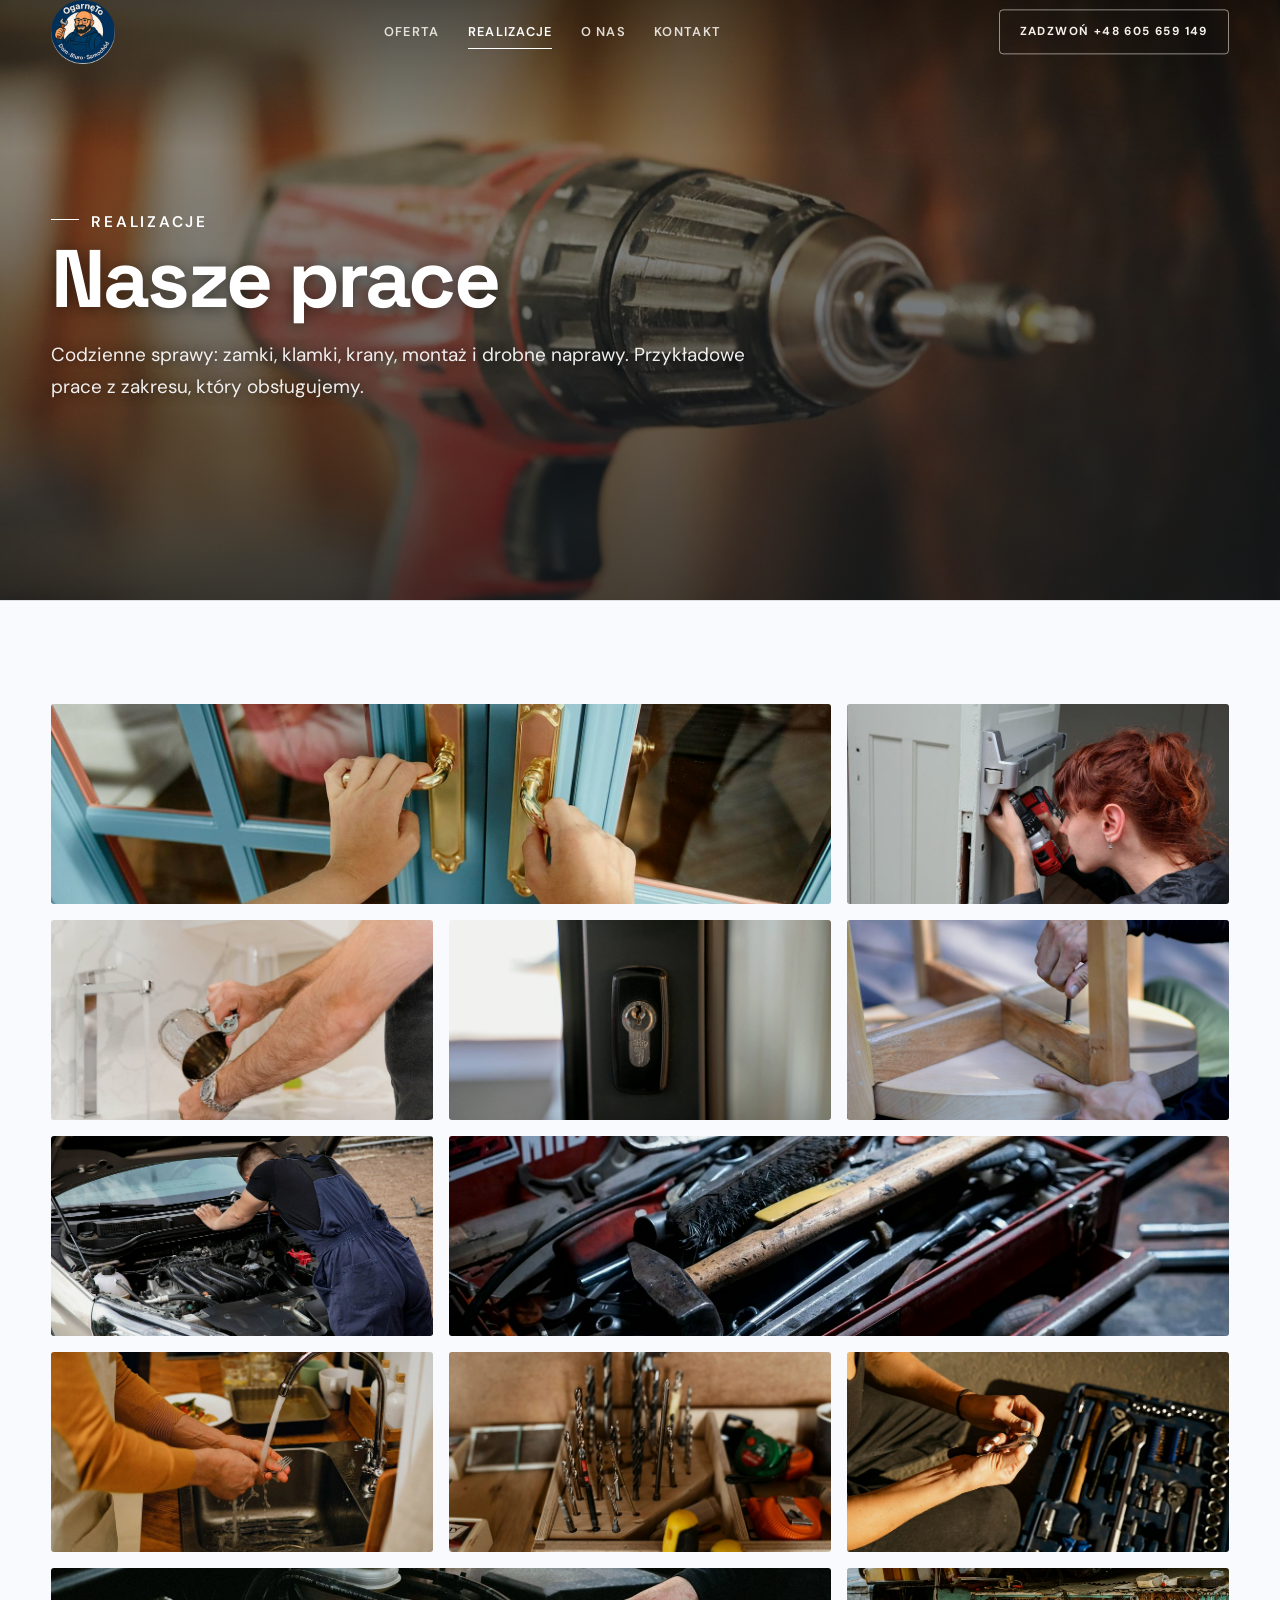
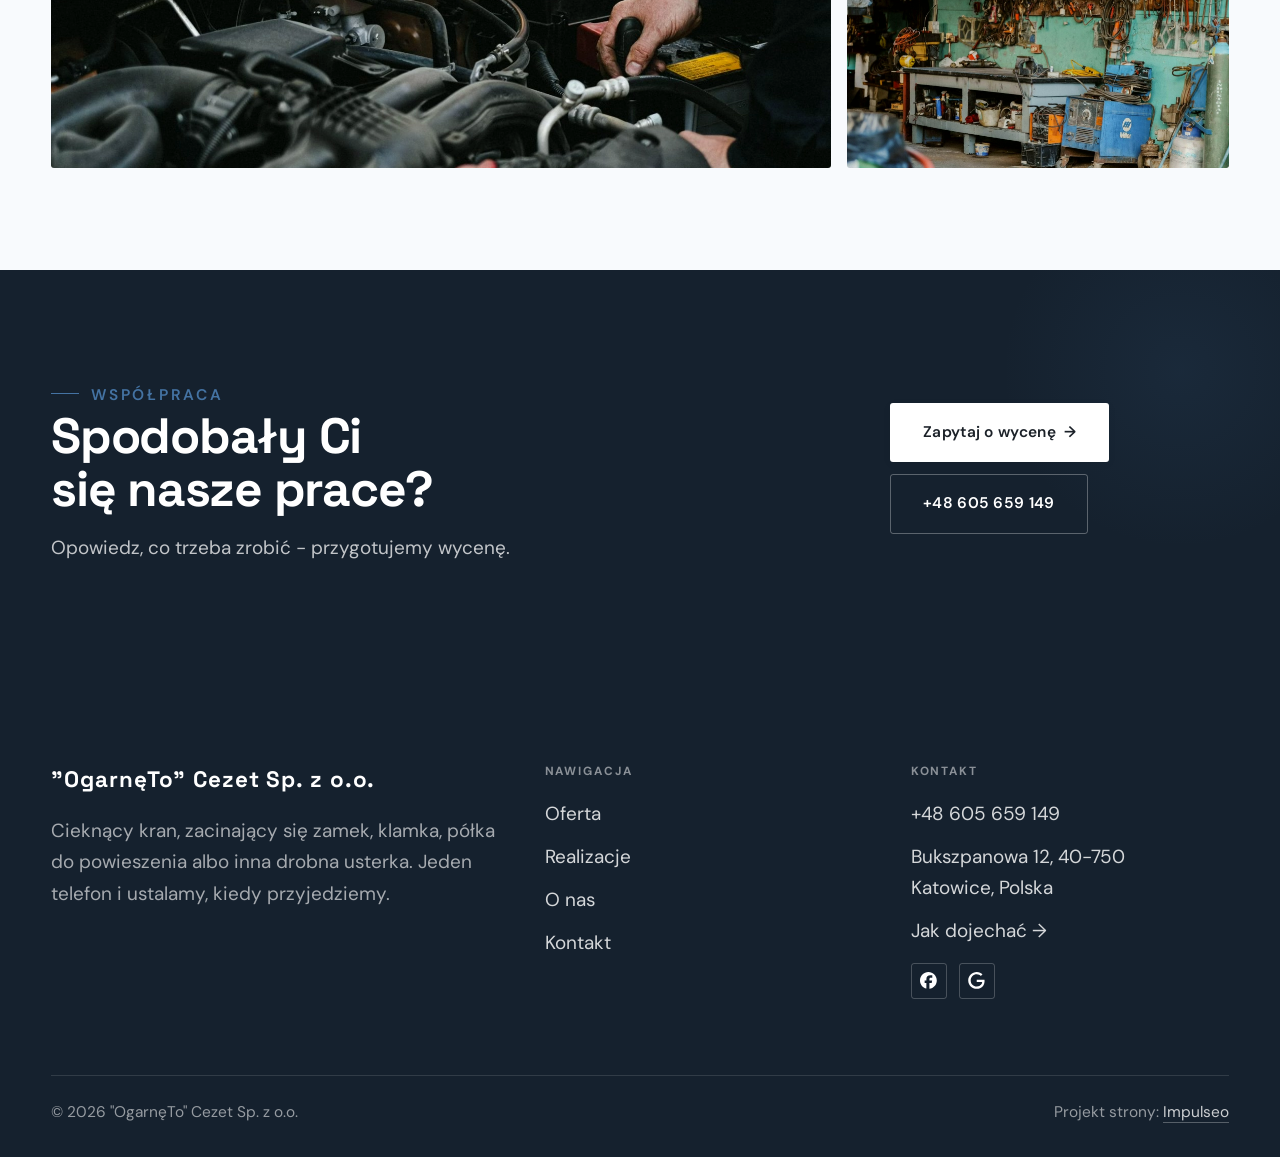
<file: realizacje.html>
<!DOCTYPE html>
<html lang="pl">
<head>
<meta charset="UTF-8">
<meta name="viewport" content="width=device-width, initial-scale=1.0">
<title>Realizacje - &quot;OgarnęTo&quot; Cezet</title>
<meta name="description" content="Realizacje &quot;OgarnęTo&quot; Cezet: Regulacja klamek, Wymiana baterii, Montaż na ścianie, Wymiana wkładki zamka, Skręcanie mebli">
<link rel="canonical" href="https://kris20032.github.io/ogarneto-cezet-sp-z-o-o/realizacje.html">
<meta name="robots" content="noindex, nofollow">
<meta property="og:type" content="website">
<meta property="og:locale" content="pl_PL">
<meta property="og:site_name" content="&quot;OgarnęTo&quot; Cezet">
<meta property="og:title" content="Realizacje - &quot;OgarnęTo&quot; Cezet">
<meta property="og:description" content="Realizacje &quot;OgarnęTo&quot; Cezet: Regulacja klamek, Wymiana baterii, Montaż na ścianie, Wymiana wkładki zamka, Skręcanie mebli">
<meta property="og:url" content="https://kris20032.github.io/ogarneto-cezet-sp-z-o-o/realizacje.html">
<meta property="og:image" content="https://kris20032.github.io/ogarneto-cezet-sp-z-o-o/img/og.jpg">
<meta property="og:image:width" content="1200">
<meta property="og:image:height" content="630">
<meta name="twitter:card" content="summary_large_image">
<link rel="preconnect" href="https://fonts.googleapis.com">
<link rel="preconnect" href="https://fonts.gstatic.com" crossorigin>
<link href="https://fonts.googleapis.com/css2?family=Space+Grotesk:wght@500;600;700&family=DM+Sans:opsz,wght@9..40,400;9..40,500;9..40,600&display=swap" rel="stylesheet">
<link rel="stylesheet" href="assets/styles.css?v=6811e797">
</head>
<body>

<header class="nav">
  <div class="wrap nav-inner">
    <a class="brand brand-has-logo" href="index.html"><img class="brand-logo" src="img/logo.png" alt="&quot;OgarnęTo&quot; Cezet" width="608" height="608" decoding="async"></a>
    <nav class="nav-links">
      <a href="oferta.html">Oferta</a>
      <a href="realizacje.html" class="active" aria-current="page">Realizacje</a>
      <a href="o-nas.html">O nas</a>
      <a href="kontakt.html">Kontakt</a>
      <a href="tel:+48605659149" class="btn btn-accent">Zadzwoń +48 605 659 149</a>
    </nav>
    <button class="nav-toggle" aria-label="Menu"><span></span><span></span><span></span></button>
  </div>
</header>

<main>
<section class="pagehead">
  <img src="img/ph1.jpg" alt="&quot;OgarnęTo&quot; Cezet - Nasze prace">
  <div class="wrap">
    <span class="eyebrow">Realizacje</span>
    <h1>Nasze prace</h1>
    <p>Codzienne sprawy: zamki, klamki, krany, montaż i drobne naprawy. Przykładowe prace z zakresu, który obsługujemy.</p>
  </div>
</section>
<section>
  <div class="wrap">
    <div class="gallery">
      <div class="tile t-two3 reveal"><img src="img/g1.jpg" alt="&quot;OgarnęTo&quot; Cezet" loading="lazy" width="1600" height="1066" decoding="async"></div>
      <div class="tile t-third reveal"><img src="img/g2.jpg" alt="&quot;OgarnęTo&quot; Cezet" loading="lazy" width="1600" height="1066" decoding="async"></div>
      <div class="tile t-third reveal"><img src="img/g3.jpg" alt="&quot;OgarnęTo&quot; Cezet" loading="lazy" width="1600" height="1066" decoding="async"></div>
      <div class="tile t-third reveal"><img src="img/g4.jpg" alt="&quot;OgarnęTo&quot; Cezet" loading="lazy" width="1600" height="1067" decoding="async"></div>
      <div class="tile t-third reveal"><img src="img/g5.jpg" alt="&quot;OgarnęTo&quot; Cezet" loading="lazy" width="1600" height="1068" decoding="async"></div>
      <div class="tile t-third reveal"><img src="img/g6.jpg" alt="&quot;OgarnęTo&quot; Cezet" loading="lazy" width="1600" height="1066" decoding="async"></div>
      <div class="tile t-two3 reveal"><img src="img/g7.jpg" alt="&quot;OgarnęTo&quot; Cezet" loading="lazy" width="1516" height="960" decoding="async"></div>
      <div class="tile t-third reveal"><img src="img/g8.jpg" alt="&quot;OgarnęTo&quot; Cezet" loading="lazy" width="1600" height="1066" decoding="async"></div>
      <div class="tile t-third reveal"><img src="img/g9.jpg" alt="&quot;OgarnęTo&quot; Cezet" loading="lazy" width="1562" height="1028" decoding="async"></div>
      <div class="tile t-third reveal"><img src="img/g10.jpg" alt="&quot;OgarnęTo&quot; Cezet" loading="lazy" width="1600" height="1066" decoding="async"></div>
      <div class="tile t-two3 reveal"><img src="img/g11.jpg" alt="&quot;OgarnęTo&quot; Cezet" loading="lazy" width="1538" height="994" decoding="async"></div>
      <div class="tile t-third reveal"><img src="img/g12.jpg" alt="&quot;OgarnęTo&quot; Cezet" loading="lazy" width="1524" height="974" decoding="async"></div>
    </div>
  </div>
</section>
<section class="cta">
  <div class="wrap">
    <div class="reveal">
      <span class="eyebrow">Współpraca</span>
      <h2>Spodobały Ci się nasze prace?</h2>
      <p>Opowiedz, co trzeba zrobić - przygotujemy wycenę.</p>
    </div>
    <div class="cta-actions reveal">
      <a href="kontakt.html" class="btn btn-light">Zapytaj o wycenę <span class="arr">→</span></a>
      <a href="tel:+48605659149" class="btn btn-ghost btn-ghost-cta">+48 605 659 149</a>
    </div>
  </div>
</section>
</main>

<footer>
  <div class="wrap">
    <div class="foot-grid">
      <div class="foot-brand">
        <div class="name">"OgarnęTo" Cezet Sp. z o.o.</div>
        <p>Cieknący kran, zacinający się zamek, klamka, półka do powieszenia albo inna drobna usterka. Jeden telefon i ustalamy, kiedy przyjedziemy.</p>
      </div>
      <div class="foot-col">
        <h4>Nawigacja</h4>
        <a href="oferta.html">Oferta</a>
        <a href="realizacje.html">Realizacje</a>
        <a href="o-nas.html">O nas</a>
        <a href="kontakt.html">Kontakt</a>
      </div>
      <div class="foot-col">
        <h4>Kontakt</h4>
        <a href="tel:+48605659149">+48 605 659 149</a>
        <p>Bukszpanowa 12, 40-750 Katowice, Polska</p>
        <a href="https://maps.google.com/?cid=1019206545375490799&g_mp=Cidnb29nbGUubWFwcy5wbGFjZXMudjEuUGxhY2VzLlNlYXJjaFRleHQQAhgEIAA" target="_blank" rel="noopener">Jak dojechać →</a>
      <div class="foot-soc">
        <a class="soc" href="https://www.facebook.com/ogarne.katowice" target="_blank" rel="noopener" aria-label="Facebook - &quot;OgarnęTo&quot; Cezet"><svg viewBox="0 0 24 24" aria-hidden="true" focusable="false"><path d="M9.101 23.691v-7.98H6.627v-3.667h2.474v-1.58c0-4.085 1.848-5.978 5.858-5.978.401 0 .955.042 1.468.103a8.68 8.68 0 0 1 1.141.195v3.325a8.623 8.623 0 0 0-.653-.036 26.805 26.805 0 0 0-.733-.009c-.707 0-1.259.096-1.675.309a1.686 1.686 0 0 0-.679.622c-.258.42-.374.995-.374 1.752v1.297h3.919l-.386 2.103-.287 1.564h-3.246v8.245C19.396 23.238 24 18.179 24 12.044c0-6.627-5.373-12-12-12s-12 5.373-12 12c0 5.628 3.874 10.35 9.101 11.647Z" fill="currentColor"/></svg></a>
        <a class="soc" href="https://maps.google.com/?cid=1019206545375490799&g_mp=Cidnb29nbGUubWFwcy5wbGFjZXMudjEuUGxhY2VzLlNlYXJjaFRleHQQAhgEIAA" target="_blank" rel="noopener" aria-label="Google - &quot;OgarnęTo&quot; Cezet"><svg viewBox="0 0 24 24" aria-hidden="true" focusable="false"><path d="M12.48 10.92v3.28h7.84c-.24 1.84-.853 3.187-1.787 4.133-1.147 1.147-2.933 2.4-6.053 2.4-4.827 0-8.6-3.893-8.6-8.72s3.773-8.72 8.6-8.72c2.6 0 4.507 1.027 5.907 2.347l2.307-2.307C18.747 1.44 16.133 0 12.48 0 5.867 0 .307 5.387.307 12s5.56 12 12.173 12c3.573 0 6.267-1.173 8.373-3.36 2.16-2.16 2.84-5.213 2.84-7.667 0-.76-.053-1.467-.173-2.053H12.48z" fill="currentColor"/></svg></a>
      </div>
      </div>
    </div>
    <div class="foot-bot">
      <span>© 2026 "OgarnęTo" Cezet Sp. z o.o.</span>
      <span>Projekt strony: <a class="foot-credit" href="https://impulseo.pl" target="_blank" rel="noopener">Impulseo</a></span>
    </div>
  </div>
</footer>
<div class="sticky-call"><a class="sc-call" href="tel:+48605659149"><svg class="ico-tel" width="16" height="16" viewBox="0 0 24 24" fill="none" aria-hidden="true"><path d="M6.6 10.8a15.5 15.5 0 0 0 6.6 6.6l2.2-2.2a1 1 0 0 1 1-.24 11.4 11.4 0 0 0 3.6.58 1 1 0 0 1 1 1V20a1 1 0 0 1-1 1A17 17 0 0 1 3 4a1 1 0 0 1 1-1h3.5a1 1 0 0 1 1 1c0 1.25.2 2.46.58 3.6a1 1 0 0 1-.25 1l-2.23 2.2Z" fill="currentColor"/></svg> Zadzwoń</a><a class="sc-quote" href="kontakt.html">Zadzwoń teraz</a></div>
<div class="demo-wazne" data-do="2026-11-03" data-cykl="3" hidden><svg class="dw-ico" width="13" height="13" viewBox="0 0 24 24" fill="none" aria-hidden="true"><circle cx="12" cy="12" r="8.6" stroke="currentColor" stroke-width="1.8"/><path d="M12 7.2V12l3.3 2" stroke="currentColor" stroke-width="1.8" stroke-linecap="round"/></svg><span class="dw-txt"></span></div>

<script src="assets/main.js"></script>
</body>
</html>
</file>
<file: assets/styles.css>
/* ============================================================
   STOLBASZ — premium, architektoniczny B2B fit-out
   Jasna paleta, zero brązu. System wg premium-web-craft.
   Projekt strony: Impulseo (impulseo.pl)
   ============================================================ */

:root{
  /* PALETA — jasna, architektoniczna, chłodna */
  --paper:#F4F6F8;          /* główne tło */
  --paper-2:#E7EBEF;        /* sekcje alternatywne (chłodny jasny szary) */
  --paper-3:#E7EBEF;        /* delikatne wypełnienia */
  --ink:#15212E;            /* tekst główny — chłodny grafit */
  --ink-soft:#243443;       /* nagłówki drugorzędne */
  --muted:#6B7785;          /* tekst poboczny */
  --line:rgba(21,33,46,.12);/* hairline */
  --accent:#E8A317;         /* stonowany petrol-slate — jedyny akcent */
  --accent-d:#C9870C;
  --accent-soft:rgba(232,163,23,.10);
  --dark:#15212E;           /* sekcje ciemne (stopka/CTA) */

  /* HOVER ZDJĘĆ — JEDEN standard dla całego silnika (decyzja K. 04.08.2026, artefakt z wariantami).
     AKTUALNE (K.+Szymon 09.08.2026, wybór z artefaktu 6 wariantów): zoom 1.05 przy 1.4s -
     przy tak długim czasie mocniejszy kadr NIE skacze, tylko „oddycha". Poprzedni standard
     (1.02 / .55s z 04.08) odbierany jako dynamiczny i szybki.
     Spoczynek lekko przygaszony, ale TYLKO tam, gdzie jest mysz (@media hover:hover) —
     na telefonie zdjęcia zostają w pełnej jasności. */
  --img-zoom:1.05;                   /* K.+Szymon 09.08: wariant F z artefaktu porównawczego */
  --img-rest:brightness(.95) saturate(.99);
  --img-hot:brightness(1.06) saturate(1.05);
  --img-dur:1.4s;                    /* K.+Szymon 09.08 (wariant F): powoli = elegancko */
  --img-ease:cubic-bezier(.16,.84,.44,1);  /* miękki ogon, efekt „oddychania" */

  /* ODSTĘPY — skala 4/8 */
  --space-1:4px; --space-2:8px; --space-3:12px; --space-4:16px; --space-5:24px;
  --space-6:32px; --space-7:48px; --space-8:64px; --space-9:96px; --space-10:128px;

  /* TYPOGRAFIA — fluid clamp() (skala podbita 16.07.2026: większe, czytelniejsze litery — uwaga Adama) */
  --text-sm:clamp(.9rem,.87rem + .12vw,1rem);
  --text-base:clamp(1.08rem,1.04rem + .18vw,1.2rem);
  --text-lg:clamp(1.24rem,1.15rem + .34vw,1.44rem);
  --text-h3:clamp(1.34rem,1.22rem + .55vw,1.66rem);
  --text-h2:clamp(2.1rem,1.66rem + 2.1vw,3.1rem);
  --text-h1:clamp(2.9rem,2.1rem + 4vw,5.1rem);

  /* PROMIENIE — architektoniczne, raczej ostre */
  --r-sm:3px; --r-md:6px; --r-lg:10px;

  /* RUCH */
  --ease:cubic-bezier(.25,.46,.45,.94); --dur:.24s;

  /* CIENIE — miękkie, warstwowe */
  --sh-sm:0 1px 2px rgba(16,24,32,.04), 0 2px 8px rgba(16,24,32,.05);
  --sh-md:0 2px 6px rgba(16,24,32,.05), 0 12px 28px -8px rgba(16,24,32,.12);
  --sh-lg:0 6px 14px rgba(16,24,32,.07), 0 26px 56px -18px rgba(16,24,32,.22);

  --hairline:1px solid var(--line);

  --font-display:'Space Grotesk','Inter',sans-serif;
  --font-body:'DM Sans','Inter',sans-serif;
}

*{box-sizing:border-box;margin:0;padding:0}
html{scroll-behavior:smooth}
body{
  font-family:var(--font-body);
  font-size:var(--text-base);
  line-height:1.65;
  color:var(--ink);
  background:var(--paper);
  -webkit-font-smoothing:antialiased;
  text-rendering:optimizeLegibility;
}
img{max-width:100%;height:auto;display:block}  /* height:auto = width/height z atrybutów trzyma proporcje (TOP#12) */
a{color:inherit;text-decoration:none}

.wrap{width:min(92%,1180px);margin-inline:auto}
section{padding-block:clamp(52px,6.5vw,96px)}

h1,h2,h3{font-family:var(--font-display);font-weight:700;line-height:1.08;letter-spacing:-.02em;color:var(--ink)}
h1{font-size:var(--text-h1);letter-spacing:-.035em}
h2{font-size:var(--text-h2);letter-spacing:-.025em}
h3{font-size:var(--text-h3)}
/* MIARA — długość wiersza. WCAG 2.2 SC 1.4.8: max 80 znaków; Butterick: 45–90.
   68ch daje realnie 72–78 znaków polskiego tekstu, czyli z zapasem pod granicą.
   Wcześniej limit miał TYLKO <p> — <li>, <blockquote> i <dd> nie miały żadnego,
   i to jedyny powód, dla którego 23 bloki na dwóch oddanych stronach jadą po
   83–106 znaków w wierszu (pomiar 07.08.2026, bramka `miara`).
   ⚠️ Listy i definicje ograniczamy TYLKO bez klasy: `ul`/`ol` z klasą to u nas
   układ (siatki kafli, menu), a nie tekst ciągły — tam miarę wyznacza układ. */
/* 60ch, nie 68ch (K. 10.08): po zmianie fontów na węższe kroje (DM Sans i spółka)
   w 68ch mieściło się ~90 znaków - bramka pikselowa słusznie zgłaszała przekroczenie
   granicy 80. Pomiar na żywej przeglądarce: 60ch = 90 znaków, 53ch = ~78 znaków, czyli normę WCAG 1.4.8. */
:root{ --miara:53ch }
p{max-width:min(100%,var(--miara))}
blockquote,
ul:not([class])>li, ol:not([class])>li,
dl:not([class])>dd{max-width:min(100%,var(--miara))}

/* ⚠️ Świadomie BEZ wyjątku `.tile p,.card p,.svc p{max-width:none}`, choć nasuwa się sam:
   te akapity BYŁY już ograniczone (stare `p{max-width:65ch}`), więc „wyjątek" nie odblokowałby
   niczego nowego — tylko ROZLUŹNIŁ stan sprzed zmiany na wszystkich demach naraz.
   `figcaption` żadna z reguł wyżej nie dotyczy, więc też nie potrzebuje zwolnienia. */

/* ŁAMANIE. `balance` wyrównuje długości wierszy w nagłówku, `pretty` pilnuje ostatniego
   wiersza akapitu, żeby nie został w nim jeden wyraz. Obsługiwane od Chrome 117 /
   Safari 17.5; starsze przeglądarki po prostu ignorują tę własność.
   `text-wrap:pretty` nie występowało dotąd ANI RAZ w silniku ani w repo klientów. */
h1,h2,h3,.lead,.lede{text-wrap:balance}
p,li,blockquote,dd{text-wrap:pretty}

.eyebrow{
  font-family:var(--font-body);
  font-size:var(--text-sm);
  font-weight:600;
  letter-spacing:.18em;
  text-transform:uppercase;
  color:var(--accent);
  display:inline-flex;align-items:center;gap:var(--space-3);
}
/* flex:none + margin-top = kreska trzyma się PIERWSZEJ linii. Wcześniej align-items:center
   centrowało ją względem całego bloku i przy zawinięciu (długi kicker typu
   „…WNĘTRZ · LESZNO · OD 2019") druga linia lądowała z brzydkim wcięciem. */
.eyebrow{align-items:flex-start}
.eyebrow>*,.eyebrow{text-wrap:balance}   /* dlugi kicker lamal sie na sierote typu samo „2019" w drugiej linii */
.eyebrow::before{content:"";width:28px;height:1px;background:var(--accent);display:inline-block;flex:none;margin-top:.62em}

.muted{color:var(--muted)}
.lead{font-size:var(--text-lg);line-height:1.55;color:var(--ink-soft);max-width:50ch}

/* ---------- BUTTONS ---------- */
.btn{
  display:inline-flex;align-items:center;gap:var(--space-2);
  font-weight:600;font-size:var(--text-sm);letter-spacing:.02em;
  padding:var(--space-4) var(--space-6);
  border-radius:var(--r-sm);
  transition:transform var(--dur) var(--ease),box-shadow var(--dur) var(--ease),background var(--dur) var(--ease);
  cursor:pointer;border:1px solid transparent;
}
.btn-accent{background:var(--accent);color:#fff;box-shadow:var(--sh-sm)}
.btn-accent:hover{background:var(--accent-d);transform:translateY(-2px);box-shadow:var(--sh-md)}
.btn-accent:active{transform:translateY(0);box-shadow:var(--sh-sm)}
.btn-ghost{background:transparent;color:var(--ink);border-color:var(--line)}
.btn-ghost:hover{border-color:var(--accent);color:var(--accent);transform:translateY(-2px)}
.btn-light{background:#fff;color:var(--ink);box-shadow:var(--sh-sm)}
.btn-light:hover{transform:translateY(-2px);box-shadow:var(--sh-md)}
.btn .arr{transition:transform var(--dur) var(--ease)}
.btn:hover .arr{transform:translateX(4px)}

/* ---------- NAV ---------- */
.nav{
  position:sticky;top:0;z-index:50;
  background:color-mix(in srgb,var(--paper) 88%,transparent);
  backdrop-filter:saturate(140%) blur(10px);
  border-bottom:var(--hairline);
}
.nav-inner{display:flex;align-items:center;justify-content:space-between;gap:var(--space-5);height:72px}
/* ANTY-NACHODZENIE (K. 05.08.2026): długa nazwa firmy + przycisk z pełnym numerem nie mieściły się w pasku
   i flex ściskał linki PONIŻEJ ich treści - "Kontakt" wchodził na ramkę "Zadzwoń +48 ...". Teraz ustępuje
   nazwa marki (skrót wielokropkiem), a menu i przycisk nigdy się nie kurczą ani nie zachodzą na siebie. */
.brand{display:flex;flex-direction:column;line-height:1;min-width:0;flex:0 1 auto}
.brand .name{font-family:var(--font-display);font-weight:800;font-size:1.35rem;letter-spacing:.04em;white-space:nowrap;overflow:hidden;text-overflow:ellipsis}
.brand .sub{font-size:.62rem;letter-spacing:.34em;text-transform:uppercase;color:var(--muted);margin-top:5px;white-space:nowrap;overflow:hidden;text-overflow:ellipsis}
.nav-links{display:flex;align-items:center;gap:var(--space-6);flex:0 0 auto}
.nav-links a{font-size:var(--text-sm);font-weight:500;color:var(--ink-soft);position:relative;padding-block:4px;white-space:nowrap;transition:color var(--dur) var(--ease)}
.nav-links a::after{content:"";position:absolute;left:0;bottom:0;width:0;height:1.5px;background:var(--accent);transition:width var(--dur) var(--ease)}
.nav-links a:hover,.nav-links a.active{color:var(--ink)}
.nav-links a:hover::after,.nav-links a.active::after{width:100%}
.nav-links .btn{padding:var(--space-2) var(--space-5)}
/* przyciski w nav: właściwy kolor (przebij .nav-links a) + bez podkreślenia */
.nav-links a.btn-accent{color:#fff}
.nav-links a.btn-ghost,.nav-links a.btn-light{color:var(--ink)}
/* CTA w pasku: NIE podkreślenie spod linków menu, ale ten sam przelatujący błysk,
   co na wszystkich innych przyciskach (zgłoszenie K. 13.08.2026 - „na hero jest efekt
   światła przechodzącego przez przycisk, na navbarze go nie ma, a mają być identyczne").
   Reguła `.nav-links a::after` jest silniejsza od `.btn::after`, więc trzeba jej
   geometrię wyzerować i wpisać połysk z nazwy - samo `display:none` gasiło efekt. */
.nav-links a.btn::after{
  display:block;content:"";position:absolute;inset:0;z-index:-1;pointer-events:none;
  width:auto;height:auto;border-radius:inherit;   /* kasuje geometrię podkreślenia (width:0;height:1.5px) */
  background:linear-gradient(100deg,transparent 32%,rgba(255,255,255,.20) 50%,transparent 68%);
  translate:-120% 0}
@media (prefers-reduced-motion:no-preference){
  .nav-links a.btn:hover::after{translate:120% 0;transition:translate .75s var(--mt-ease,cubic-bezier(.16,.84,.44,1))}
}
.nav-toggle{display:none;background:none;border:none;cursor:pointer;flex-direction:column;gap:5px;padding:8px}
.nav-toggle span{width:24px;height:2px;background:var(--ink);transition:var(--dur)}
/* Ciasny zakres MIĘDZY menu mobilnym a pełnym pulpitem: zbijamy odstępy i nazwę marki,
   żeby wszystko zmieściło się naturalnie, zanim w ogóle dojdzie do skracania wielokropkiem. */
@media(max-width:1280px) and (min-width:921px){
  .nav-links{gap:var(--space-4)}
  .nav-links .btn{padding:var(--space-2) var(--space-4)}
  .brand .name{font-size:1.15rem}
}

/* ---------- HERO (split) ---------- */
.hero{position:relative;overflow:hidden;border-bottom:var(--hairline)}
.hero-grid{display:grid;grid-template-columns:1.05fr .95fr;gap:clamp(24px,4vw,60px);align-items:center;
  padding-block:clamp(36px,4.5vw,64px)}
.hero-copy .eyebrow{margin-bottom:var(--space-5)}
.hero-copy h1{margin-bottom:var(--space-5)}
.hero-copy .lead{margin-bottom:var(--space-7)}
.hero-actions{display:flex;flex-wrap:wrap;gap:var(--space-4)}
.hero-art{position:relative;aspect-ratio:4/3;border-radius:var(--r-lg);overflow:hidden;box-shadow:var(--sh-lg)}
.hero-art img{width:100%;height:100%;object-fit:cover}
.hero-art::after{content:"";position:absolute;inset:0;background:linear-gradient(180deg,transparent 55%,rgba(18,24,28,.28))}
.hero-badge{position:absolute;left:var(--space-5);bottom:var(--space-5);z-index:2;
  background:rgba(252,252,251,.94);backdrop-filter:blur(4px);
  border-radius:var(--r-md);padding:var(--space-4) var(--space-5);box-shadow:var(--sh-md);max-width:78%}
.hero-badge strong{display:block;font-family:var(--font-display);font-size:1rem;letter-spacing:-.01em}
.hero-badge span{font-size:var(--text-sm);color:var(--muted)}

/* ---------- HERO duży / kinowy (strona główna) ---------- */
.hero-cine{position:relative;min-height:clamp(560px,82vh,840px);min-height:clamp(560px,82svh,840px);display:flex;align-items:center;overflow:hidden;border-bottom:var(--hairline)}
.hero-cine>img{position:absolute;inset:0;width:100%;height:100%;object-fit:cover;z-index:0}
.hero-cine::after{content:"";position:absolute;inset:0;z-index:1;
  background:linear-gradient(95deg,rgba(13,18,23,.86) 0%,rgba(13,18,23,.64) 32%,rgba(13,18,23,.24) 62%,rgba(13,18,23,.04) 100%)}
.hero-cine .wrap{position:relative;z-index:2;padding-block:var(--space-8)}
.hero-cine .hero-copy{max-width:660px}
.hero-cine .eyebrow{color:#fff;margin-bottom:var(--space-5)}
.hero-cine .eyebrow::before{background:#fff}
.hero-cine h1{color:#fff;margin-bottom:var(--space-5);font-size:clamp(2.9rem,2rem + 4.4vw,5.2rem);text-wrap:balance}
.hero-cine .lead{color:rgba(255,255,255,.92);max-width:48ch;margin-bottom:var(--space-7)}
.hero-cine .hero-actions{display:flex;flex-wrap:wrap;gap:var(--space-4)}
/* NISKIE OKNO (laptop z dokiem i paskami przeglądarki ma ~700-780 px wysokości widoku):
   H1 do 5.2rem + długi lead nie mieściły się i przyciski wypadały POD krawędź ekranu -
   klient widział stronę bez ani jednego CTA. Skalujemy w dół, zamiast przycinać treść. */
@media(min-width:821px) and (max-height:820px){
  .hero-cine{min-height:clamp(520px,94svh,780px)}
  .hero-cine .wrap{padding-block:var(--space-6)}
  .hero-cine h1{font-size:clamp(2.2rem,1.5rem + 2.6vw,3.6rem);margin-bottom:var(--space-4)}
  .hero-cine .eyebrow{margin-bottom:var(--space-4)}
  .hero-cine .lead{margin-bottom:var(--space-5);max-width:44ch}
}
@media(max-width:680px){
  .hero-cine{min-height:clamp(520px,76vh,640px);min-height:clamp(520px,76svh,640px);align-items:flex-end}
  .hero-cine::after{background:linear-gradient(0deg,rgba(13,18,23,.9) 6%,rgba(13,18,23,.45) 55%,rgba(13,18,23,.25) 100%)}
  .hero-cine .wrap{padding-bottom:var(--space-9)}
  /* TELEFON (~90% oglądających): lead potrafił zająć 8 linii i zepchnąć CTA poza pierwszy ekran.
     Zwężamy interlinię i skalę - treści nie ucinamy, bo to ona sprzedaje. */
  .hero-cine .lead{font-size:.98rem;line-height:1.5;margin-bottom:var(--space-5)}
  .hero-cine .eyebrow{font-size:.72rem;letter-spacing:.13em;margin-bottom:var(--space-4)}
  .hero-cine .eyebrow::before{width:20px}
  .hero-cine h1{margin-bottom:var(--space-4)}
}

/* full-bleed hero variant (podstrony) */
.pagehead{position:relative;min-height:46vh;min-height:46svh;display:flex;align-items:flex-end;overflow:hidden;border-bottom:var(--hairline)}
.pagehead img{position:absolute;inset:0;width:100%;height:100%;object-fit:cover}
/* 10.08.2026 (decyzja K.): mocniejsze przyciemnienie + cień pod tekstem. Bramka mierzyła na
   nagłówkach podstron 3,38-3,43:1 przy wymaganych 4,5 — jasne zdjęcie (hala, śnieg, niebo)
   podchodziło pod biały tekst. Zdjęcia klientów są różne, więc kontrast musi dawać WARSTWA,
   a nie szczęśliwy dobór kadru. */
.pagehead::after{content:"";position:absolute;inset:0;background:linear-gradient(180deg,rgba(18,24,28,.40),rgba(18,24,28,.76))}
.pagehead .wrap{position:relative;z-index:2;padding-block:var(--space-9);color:#fff}
.pagehead h1{color:#fff;max-width:18ch;text-shadow:0 2px 16px rgba(0,0,0,.55)}
.pagehead .eyebrow{color:#fff}
.pagehead .eyebrow::before{background:#fff}
.pagehead p{color:rgba(255,255,255,.92);margin-top:var(--space-4);max-width:54ch;text-shadow:0 1px 12px rgba(0,0,0,.5)}

/* ---------- STRIP (pasek skrótów / liczby) ---------- */
.strip{background:var(--dark);color:#fff}
/* PASEK HASEŁ — standard 04.08.2026 (decyzja K.): 5 haseł w JEDNYM rzędzie, tekst WYŚRODKOWANY,
   węższe marginesy boczne niż reszta strony (pasek ma iść szerzej), równe wysokości kolumn. */
.strip .wrap{width:min(96%,1440px);display:grid;grid-template-columns:repeat(5,1fr);
  gap:var(--space-5);padding-block:var(--space-7);align-items:stretch}
.strip .item .k{font-family:var(--font-display);font-size:clamp(1.05rem,.82rem + .85vw,1.55rem);
  font-weight:800;letter-spacing:-.02em;color:#fff;line-height:1.18;text-wrap:balance}
.strip .item .v{font-size:var(--text-sm);color:rgba(255,255,255,.66);margin-top:var(--space-2);line-height:1.4}
.strip .item{border-left:2px solid var(--accent);padding-inline:var(--space-4);
  text-align:center;display:flex;flex-direction:column;justify-content:center}
/* liczba kolumn = liczba haseł, żeby ostatnie nie zostawało samo w drugim rzędzie.
   Klasę n-N nadaje multipage.py; domyślnie (bez klasy) pasek jest 5-kolumnowy. */
.strip.n-2 .wrap{grid-template-columns:repeat(2,1fr)}
.strip.n-3 .wrap{grid-template-columns:repeat(3,1fr)}
.strip.n-4 .wrap{grid-template-columns:repeat(4,1fr);gap:var(--space-6)}
.strip.n-4 .item .k{font-size:clamp(1.3rem,1rem + 1.1vw,2rem)}
.strip.n-6 .wrap{grid-template-columns:repeat(6,1fr);gap:var(--space-4)}
.strip.n-6 .item .k{font-size:clamp(.98rem,.8rem + .7vw,1.35rem)}
/* równe łamanie: zamiast "długa linia + jedno słowo" obie linie zbliżonej długości */
.strip .item .k{text-wrap:balance}

/* ---------- SECTION HEAD ---------- */
.head{max-width:48rem;margin-bottom:var(--space-8)}
.head.center{margin-inline:auto;text-align:center}
.head .eyebrow{margin-bottom:var(--space-4)}
.head h2{margin-bottom:var(--space-4)}
.head p{color:var(--muted);font-size:var(--text-lg);line-height:1.55}
.head.center p{margin-inline:auto}

/* ---------- INTRO SPLIT ---------- */
.split{display:grid;grid-template-columns:.92fr 1.08fr;gap:clamp(28px,5vw,80px);align-items:center}
.split.rev{grid-template-columns:1.08fr .92fr}
.split.rev .split-art{order:-1}
.split-art{position:relative;aspect-ratio:5/4;border-radius:var(--r-lg);overflow:hidden;box-shadow:var(--sh-lg)}
.split-art img{width:100%;height:100%;object-fit:cover}
.split-copy h2{margin-bottom:var(--space-5)}
.split-copy p+p{margin-top:var(--space-4)}
.split-copy .btn{margin-top:var(--space-6)}

/* ---------- SERVICES (zakres) ---------- */
.svc-grid{display:grid;grid-template-columns:repeat(auto-fit,minmax(280px,1fr));gap:var(--space-5)}
.svc{background:#fff;border:var(--hairline);border-radius:var(--r-md);padding:var(--space-7) var(--space-6);
  transition:transform var(--dur) var(--ease),box-shadow var(--dur) var(--ease),border-color var(--dur) var(--ease);
  position:relative;overflow:hidden}
.svc::before{content:"";position:absolute;left:0;top:0;width:3px;height:0;background:var(--accent);transition:height var(--dur) var(--ease)}
.svc:hover{transform:translateY(-4px);box-shadow:var(--sh-md);border-color:transparent}
.svc:hover::before{height:100%}
.svc .ic{font-family:var(--font-display);font-size:.8rem;font-weight:700;letter-spacing:.12em;color:var(--accent);margin-bottom:var(--space-4)}
.svc h3{margin-bottom:var(--space-3);font-size:1.22rem}
.svc p{color:var(--muted);font-size:var(--text-base);line-height:1.6}

/* big detailed service rows */
.svc-row{display:grid;grid-template-columns:.8fr 1.2fr;gap:clamp(20px,4vw,60px);align-items:center;padding-block:var(--space-8)}
.svc-row+.svc-row{border-top:var(--hairline)}
.svc-row.rev{grid-template-columns:1.2fr .8fr}
/* Naprzemienny układ wierszy oferty: co drugi wiersz ma zdjęcie po PRAWEJ.
   Było `order:-1` — martwy kod, bo zdjęcie i tak jest pierwszym dzieckiem w HTML,
   więc wszystkie wiersze wyglądały identycznie (zdjęcie zawsze z lewej), a `rev`
   zmieniało tylko szerokość kolumn. Znalezione 29.07.2026 przy różnicowaniu kierunków
   animacji (pomiar pozycji: art.mid 390/502 przy row.mid 756 — zawsze lewa strona). */
.svc-row.rev .svc-row-art{order:2}
.svc-row-art{aspect-ratio:4/3;border-radius:var(--r-md);overflow:hidden;box-shadow:var(--sh-md)}
.svc-row-art img{width:100%;height:100%;object-fit:cover}
.svc-row h3{font-size:1.5rem;margin-bottom:var(--space-4)}
.svc-row .num{font-family:var(--font-display);font-size:.85rem;font-weight:700;letter-spacing:.14em;color:var(--accent);display:block;margin-bottom:var(--space-3)}
.svc-row ul{list-style:none;margin-top:var(--space-4);display:flex;flex-direction:column;gap:var(--space-2)}
.svc-row li{position:relative;padding-left:var(--space-5);color:var(--muted);font-size:var(--text-base)}
.svc-row li::before{content:"";position:absolute;left:0;top:.62em;width:8px;height:1px;background:var(--accent)}

/* ---------- GALLERY (realizacje) ---------- */
.gallery{display:grid;grid-template-columns:repeat(12,1fr);gap:var(--space-4);grid-auto-rows:200px}
/* GALERIA MASONRY — pionowe zdjęcia (portrety beauty/wellness) bez przycinania: kolumny, height auto */
.gallery-masonry{column-count:3;column-gap:var(--space-4)}
@media(max-width:900px){.gallery-masonry{column-count:2}}
@media(max-width:560px){.gallery-masonry{column-count:1}}
.gallery-masonry .m-tile{break-inside:avoid;margin:0 0 var(--space-4);padding:0;position:relative;overflow:hidden;border-radius:var(--r-md);border:1px solid var(--line)}
.gallery-masonry .m-tile img{width:100%;height:auto;display:block}
.gallery-masonry .m-tile .cap{position:absolute;left:0;right:0;bottom:0;padding:var(--space-4);color:#fff;background:linear-gradient(0deg,rgba(0,0,0,.55),transparent);font-size:var(--text-sm)}
.gallery-masonry .m-tile .cap small{display:block;font-weight:400;opacity:.78;letter-spacing:.04em;text-transform:uppercase;font-size:.66rem;margin-top:3px}
.tile{position:relative;overflow:hidden;border-radius:var(--r-md);box-shadow:var(--sh-sm);
  transition:transform var(--dur) var(--ease),box-shadow var(--dur) var(--ease)}
.tile img{width:100%;height:100%;object-fit:cover;
  transition:transform var(--img-dur) var(--img-ease),filter var(--img-dur) var(--img-ease)}
.tile:hover{box-shadow:var(--sh-md)}
.tile .cap{position:absolute;left:0;right:0;bottom:0;padding:var(--space-5) var(--space-4) var(--space-4);
  /* mocniejszy spad + cien pod tekstem: na JASNYCH zdjeciach klienta (biale fronty, sciany)
     slaby gradient dawal kontrast ~1.5:1 zamiast wymaganych 3.6:1 (bramka wygladu, 10.08.2026) */
  background:linear-gradient(transparent 10%,rgba(18,24,28,.55) 40%,rgba(18,24,28,.88) 68%,rgba(18,24,28,.99));color:#fff;
  text-shadow:0 1px 2px rgba(0,0,0,.85),0 2px 10px rgba(0,0,0,.55);
  font-size:var(--text-sm);font-weight:600;letter-spacing:.01em;
  opacity:0;transform:translateY(8px);transition:var(--dur) var(--ease)}
.tile:hover .cap{opacity:1;transform:translateY(0)}
.tile .cap small{display:block;font-weight:400;opacity:.78;letter-spacing:.04em;text-transform:uppercase;font-size:.66rem;margin-top:3px}
/* bento spans */
.t-wide{grid-column:span 6}
.t-tall{grid-column:span 6;grid-row:span 2}
.t-std{grid-column:span 6}
.t-third{grid-column:span 4}
.t-two3{grid-column:span 8}

/* ---------- TRUST / WIARYGODNOŚĆ ---------- */
.trust{background:var(--paper-2)}
.trust-grid{display:grid;grid-template-columns:repeat(auto-fit,minmax(240px,1fr));gap:var(--space-5);margin-top:var(--space-7)}
.trust-card{background:#fff;border-radius:var(--r-md);padding:var(--space-7) var(--space-6);box-shadow:var(--sh-sm);border-top:3px solid var(--accent)}
.trust-card .big{font-family:var(--font-display);font-size:clamp(1.8rem,1.3rem + 1.6vw,2.6rem);font-weight:800;letter-spacing:-.02em;color:var(--ink);line-height:1}
.trust-card h3{font-size:1.12rem;margin:var(--space-3) 0 var(--space-2)}
.trust-card p{color:var(--muted);font-size:var(--text-base);line-height:1.55}

/* ---------- CTA band ---------- */
.cta{background:var(--dark);color:#fff;position:relative;overflow:hidden}
/* telefon w CTA: na ciemnym tle biały (domyślnie), rodziny z JASNYM tłem CTA
   nadpisują to u siebie - wcześniej kolor siedział w stylu inline i wygrywał z rodziną. */
.cta .btn-ghost-cta{color:#fff;border-color:rgba(255,255,255,.3)}
.cta .wrap{display:grid;grid-template-columns:1.4fr .6fr;gap:var(--space-7);align-items:center;position:relative;z-index:2}
.cta h2{color:#fff;max-width:20ch}
.cta p{color:rgba(255,255,255,.74);margin-top:var(--space-4)}
.cta-actions{display:flex;flex-direction:column;gap:var(--space-3);align-items:flex-start}
.cta::before{content:"";position:absolute;right:-80px;top:-80px;width:360px;height:360px;border-radius:50%;
  background:radial-gradient(circle,var(--accent-soft),transparent 70%)}

/* ---------- CONTACT ---------- */
.contact-grid{display:grid;grid-template-columns:.85fr 1.15fr;gap:clamp(28px,4vw,56px);align-items:start}
.info-list{display:flex;flex-direction:column;gap:var(--space-2)}
.info-row{display:flex;gap:var(--space-4);align-items:flex-start;padding-block:var(--space-4);border-bottom:var(--hairline)}
.info-row .ic{flex:none;width:42px;height:42px;display:grid;place-items:center;border-radius:50%;
  background:var(--accent-soft);color:var(--accent);font-size:1.05rem}
.info-row .lbl{font-size:.72rem;letter-spacing:.14em;text-transform:uppercase;color:var(--muted)}
.info-row .val{font-weight:600;font-size:var(--text-base);margin-top:2px}
.info-row a.val:hover{color:var(--accent)}
.map{border:none;border-radius:var(--r-lg);box-shadow:var(--sh-md);width:100%;height:100%;min-height:380px;filter:grayscale(.2) contrast(1.02)}
.form{background:#fff;border:var(--hairline);border-radius:var(--r-lg);padding:clamp(24px,3vw,40px);box-shadow:var(--sh-sm)}
.form .fld{margin-bottom:var(--space-5)}
.form label{display:block;font-size:var(--text-sm);font-weight:600;margin-bottom:var(--space-2)}
.form input,.form textarea{width:100%;font-family:inherit;font-size:var(--text-base);color:var(--ink);
  padding:var(--space-4);border:var(--hairline);border-radius:var(--r-sm);background:var(--paper);transition:border-color var(--dur)}
.form input:focus,.form textarea:focus{outline:none;border-color:var(--accent);background:#fff}
.form textarea{resize:vertical;min-height:120px}
.form .note{font-size:var(--text-sm);color:var(--muted);margin-top:var(--space-3)}

/* ---------- FOOTER ---------- */
footer{background:var(--dark);color:#fff;padding-block:var(--space-9) var(--space-6)}
.foot-grid{display:grid;grid-template-columns:1.4fr 1fr 1fr;gap:var(--space-7);margin-bottom:var(--space-8)}
.foot-brand .name{font-family:var(--font-display);font-weight:800;font-size:1.4rem;letter-spacing:.04em}
.foot-brand p{color:rgba(255,255,255,.62);margin-top:var(--space-4);font-size:var(--text-base);max-width:38ch}
.foot-col h4{font-size:.74rem;letter-spacing:.16em;text-transform:uppercase;color:rgba(255,255,255,.5);margin-bottom:var(--space-4)}
.foot-col a,.foot-col p{display:block;color:rgba(255,255,255,.82);font-size:var(--text-base);margin-bottom:var(--space-3)}
.foot-col a:hover{color:#fff}
.foot-bot{border-top:1px solid rgba(255,255,255,.12);padding-top:var(--space-5);display:flex;justify-content:space-between;flex-wrap:wrap;gap:var(--space-3);
  font-size:var(--text-sm);color:rgba(255,255,255,.55)}
.foot-bot a:hover{color:#fff}
/* Podpis w stopce = klikalny link do impulseo.pl (31.07.2026). Ma być WIDOCZNIE klikalny,
   ale nie krzyczeć - stąd sam kolor jaśniejszy + delikatne podkreślenie na najeździe. */
.foot-bot a.foot-credit{color:rgba(255,255,255,.78);text-decoration:none;border-bottom:1px solid rgba(255,255,255,.28)}
.foot-bot a.foot-credit:hover{color:#fff;border-bottom-color:#fff}

/* ---------- REVEAL ---------- */
.reveal{opacity:0;transform:translateY(22px);transition:opacity .6s var(--ease),transform .6s var(--ease)}
.reveal.in{opacity:1;transform:none}

/* ---------- RESPONSIVE ---------- */
@media(max-width:920px){
  .hero-grid,.split,.split.rev,.svc-row,.svc-row.rev,.cta .wrap,.contact-grid,.foot-grid{grid-template-columns:1fr}
  .split.rev .split-art,.svc-row.rev .svc-row-art{order:0}
  .hero-art{aspect-ratio:16/10;max-height:420px}
  .strip .wrap,.strip.n-2 .wrap,.strip.n-3 .wrap,.strip.n-4 .wrap,.strip.n-6 .wrap{grid-template-columns:repeat(2,1fr);gap:var(--space-6)}
  .strip .item .k,.strip.n-6 .item .k{font-size:clamp(1.3rem,1.1rem + 1vw,2rem)}
  .gallery{grid-auto-rows:180px}
  .t-wide,.t-tall,.t-std,.t-third,.t-two3{grid-column:span 6}
  .t-tall{grid-row:span 1}
  .cta-actions{flex-direction:row;flex-wrap:wrap}
  .foot-grid{gap:var(--space-6)}
}
@media(max-width:680px){
  .nav-links{position:fixed;inset:72px 0 auto 0;background:var(--paper);flex-direction:column;align-items:stretch;
    gap:0;padding:var(--space-4) 6%;border-bottom:var(--hairline);box-shadow:var(--sh-md);
    transform:translateY(-120%);transition:transform var(--dur) var(--ease)}
  .nav-links.open{transform:translateY(0)}
  .nav-links a{padding-block:var(--space-4);border-bottom:var(--hairline)}
  .nav-links .btn{margin-top:var(--space-3);justify-content:center}
  .nav-toggle{display:flex}
  .strip .wrap,.strip.n-2 .wrap,.strip.n-3 .wrap,.strip.n-4 .wrap,.strip.n-6 .wrap{grid-template-columns:1fr}
  .gallery{grid-template-columns:repeat(6,1fr)}
  .foot-grid{grid-template-columns:1fr}
}
@media(prefers-reduced-motion:reduce){
  /* audyt 09.08 TOP#14: samo skrócenie duration przy animacji INFINITE = stroboskop
     (pętla .01ms miga ekranem); iteration-count:1 gasi pętlę naprawdę. Pseudoelementy
     też - tła hero (gastro/studio) animują ::before/img, blanket na * ich nie łapał. */
  *,*::before,*::after{animation-duration:.01ms!important;animation-iteration-count:1!important;animation-delay:0s!important;transition:none!important}
  .reveal{opacity:1!important;transform:none!important}
  html{scroll-behavior:auto}
}

/* ============================================================
   PREMIUM LAYER — destylat deep-researchu branż (anty-AI, spokój).
   Zmienne STOLBASZ (--accent/--ink/--paper/--line/--dark). Ruch ledwo
   zauważalny, krzywa cubic-bezier(.16,.84,.44,1); prefers-reduced-motion
   pokryte blanketem wyżej. Karty hairline zamiast cieni = #1 sygnał „nie-AI".
   ============================================================ */

/* więcej oddechu między sekcjami (liderzy: 110-130px) */
section{padding-block:clamp(64px,8vw,128px)}

/* 1) Aksamitny reveal — dłuższa, miękka krzywa zamiast „skoku" */
.reveal{transition:opacity .9s cubic-bezier(.16,.84,.44,1),transform .9s cubic-bezier(.16,.84,.44,1);will-change:opacity,transform}
/* stagger TYLKO w galerii (tam pozycja = porządek dzieci) */
.gallery .reveal:nth-child(2){transition-delay:.07s}
.gallery .reveal:nth-child(3){transition-delay:.14s}
.gallery .reveal:nth-child(4){transition-delay:.21s}
.gallery .reveal:nth-child(5){transition-delay:.28s}
.gallery .reveal:nth-child(6){transition-delay:.35s}

/* 2) Hero STATYCZNY na .hero-cine — Ken Burns CAŁKIEM WYŁĄCZONY 26.06 (3. zgłoszenie Szymona).
   GENEZA: animowanie scale na <img> hero z teksturami (cegły/framugi) re-samplinguje obraz
   klatka po klatce → na części ekranów drobne drganie/shimmer = „heroshot się trzęsie".
   translateY usunięto wcześniej, scale-only + will-change/GPU NIE wystarczyły do GWARANCJI gładkości.
   Krzysztof zażądał pewności („make sure, że błąd się nie pojawi") > efekt. Zero animacji = 0% drgania.
   Delikatny zoom zostaje TYLKO w pełnoekranowych hero gastro/studio (hg-bg/hs-bg — tło, inny
   mechanizm, chwalone, nigdy nie zgłaszane). NIE wracać do KB na .hero-cine bez realnego testu
   na sprzęcie klienta — to ryzyko regresji „trzęsienia”. */
/* BEZPIECZNY "wow" na hero = jednorazowy FADE-IN (opacity), nie zoom.
   opacity nie dotyka bitmapy → gładkie na KAŻDYM zdjęciu/ekranie/GPU, zero ryzyka migotania.
   Geometryczny ruch (scale/translate) na .hero-cine jest ZAKAZANY (bramka pilnuje). */
@keyframes heroFade{from{opacity:0}to{opacity:1}}
.hero-cine>img{transform:none;animation:heroFade 1.1s ease-out both}

/* 3) Akcentowy hairline pod nagłówkiem sekcji, który „rysuje się" przy wejściu */
.head h2{position:relative;padding-bottom:18px}
.head h2::after{content:"";position:absolute;left:0;bottom:0;height:1px;width:0;background:var(--accent);transition:width 1s cubic-bezier(.16,.84,.44,1) .15s}
.head.center h2::after{left:50%;transform:translateX(-50%)}
.head.reveal.in h2::after,.head.center.reveal.in h2::after{width:54px}

/* 4) Karty HAIRLINE zamiast cieni/zaokrągleń (najmocniejszy anty-AI detal) */
.svc{background:transparent;border:1px solid var(--line);border-radius:var(--r-sm);box-shadow:none}
.svc:hover{box-shadow:none;border-color:var(--accent);transform:translateY(-3px)}
.trust-card{background:transparent;box-shadow:none;border:1px solid var(--line);border-top:2px solid var(--accent);border-radius:var(--r-sm)}
.tile{box-shadow:none;border-radius:var(--r-sm)}
.tile:hover{box-shadow:none}

/* 5) Sticky-nav kondensuje się po przewinięciu (sygnał dopracowania) */
.nav{transition:box-shadow .4s ease,background .4s ease}
.nav.is-stuck{box-shadow:0 1px 0 var(--line),0 14px 30px -24px rgba(0,0,0,.45)}
.nav-inner{transition:height .35s var(--ease)}
.nav.is-stuck .nav-inner{height:60px}

/* 6) MANIFESTO — pełnoekranowy cytat-bohater (zastępuje generyczne „Dlaczego my") */
.manifesto{background:var(--paper-2);text-align:center}
.manifesto .wrap{max-width:60rem}
.manifesto p{font-family:var(--font-display);font-style:italic;font-size:clamp(1.6rem,1rem + 2.4vw,2.8rem);line-height:1.32;color:var(--ink-soft);margin-inline:auto;max-width:26ch;position:relative;padding-top:var(--space-8)}
.manifesto p::before{content:"";position:absolute;top:0;left:50%;transform:translateX(-50%);width:54px;height:1px;background:var(--accent)}
.manifesto p span{color:var(--accent);font-style:italic}

/* 7) GATEWAYS — 3 duże bramy-zdjęcia (zamiast paska menu usług) */
.gateways{display:grid;grid-template-columns:repeat(3,1fr);gap:var(--space-4)}
.gateway{position:relative;aspect-ratio:3/4;overflow:hidden;border-radius:var(--r-sm);display:block}
.gateway img{width:100%;height:100%;object-fit:cover;
  transition:transform var(--img-dur) var(--img-ease),filter var(--img-dur) var(--img-ease)}
.gateway::after{content:"";position:absolute;inset:0;background:linear-gradient(180deg,transparent 38%,rgba(18,24,28,.74))}
/* ===== HOVER ZDJĘĆ — jedno miejsce dla WSZYSTKICH kafli ze zdjęciem (K. 04.08.2026) ===== */
@media(hover:hover){
  .tile img,.gateway img,.m-tile img{filter:var(--img-rest)}
  .tile:hover img,
  .gateway:hover img,
  .m-tile:hover img{transform:scale(var(--img-zoom));filter:var(--img-hot)}
}
.m-tile img{transition:transform var(--img-dur) var(--img-ease),filter var(--img-dur) var(--img-ease)}
.gateway .g-ttl{position:absolute;left:0;right:0;bottom:0;z-index:2;padding:var(--space-6) var(--space-5);color:#fff;font-family:var(--font-display);font-size:1.45rem;letter-spacing:-.01em;line-height:1.15}
.gateway .g-ttl small{display:block;font-family:var(--font-body);font-size:var(--text-sm);font-weight:400;opacity:.82;letter-spacing:.03em;margin-top:5px}
@media(max-width:760px){.gateways{grid-template-columns:1fr}.gateway{aspect-ratio:16/10}}

/* 8) LOGO klienta w nagłówku (gdy podane --logo) */
/* 52px domyślnie (feedback Bartka 06.07.2026: 40px ginęło, uwaga padła 3x; ~56px sprawdzone na żywym demie anna-borowiec-makeup) */
.brand-logo{height:64px;width:auto;max-width:300px;object-fit:contain;display:block}
.nav.is-stuck .brand-logo{height:52px}
@media(max-width:680px){.brand-logo{height:46px;max-width:210px}}


/* === RWD: nagłówki na wąskich ekranach (dodane 17.07.2026 razem z fixem clamp) ===
   Po przywróceniu działania clamp() dolna granica --text-h1 (2.9rem) rozpychała
   dokument przy długich polskich słowach na telefonach. Tu ją zjeżdżamy. */
@media (max-width:560px){
  :root{
    --text-h1:clamp(1.9rem, 1.15rem + 4.4vw, 2.7rem);
    --text-h2:clamp(1.5rem, 1rem + 3vw, 2.1rem);
  }
  .hero-cine h1{font-size:clamp(1.9rem, 1.15rem + 4.4vw, 2.7rem)}
  h1,h2{overflow-wrap:break-word}
}

/* GODZINY (godziny_grid z briefu) — dzień po lewej, godziny po prawej. Wcześniej BRAK stylu
   powodował sklejenie "Poniedziałek-Piątek8:00-20:00" (dodane 2026-07-21). Neutralne dla dem bez grafiku. */
.godz{display:flex;flex-direction:column;gap:2px;max-width:440px;margin-top:8px}
.godz-row{display:flex;justify-content:space-between;align-items:baseline;gap:24px;padding:10px 0;border-bottom:1px solid var(--line)}
.godz-row:last-child{border-bottom:0}
.godz-row b{font-weight:600;color:var(--ink)}
.godz-row span{color:var(--muted);white-space:nowrap}

/* === FAQ (lekcja 08.08.2026) ===
   Sekcja faq_klinika() trafia NIE tylko do rodziny „klinika" (multipage.py: także układ FACHOWCY),
   a style leżały wyłącznie w families/klinika.css — u hydraulika/dekarza FAQ renderowało się jako
   goła lista <details> z domyślnym trójkącikiem przeglądarki (wpadka: demo Instalatorstwo Gała).
   Dlatego baza. Rodzina może to nadpisać na wierzchu. */
.faq-list{max-width:48rem;margin:var(--space-8) auto 0;display:flex;flex-direction:column;gap:var(--space-3)}
.faq-item{border:1px solid var(--line);border-radius:var(--r-md);background:var(--paper);padding:var(--space-4) var(--space-5)}
.faq-item summary{font-family:var(--font-display);font-weight:600;color:var(--ink);cursor:pointer;list-style:none;display:flex;justify-content:space-between;gap:1rem}
.faq-item summary::-webkit-details-marker{display:none}
.faq-item summary::after{content:"+";color:var(--accent-d);font-weight:700;font-size:1.2rem;line-height:1}
.faq-item[open] summary::after{content:"-"}
.faq-item p{color:var(--ink-soft);font-size:var(--text-base);line-height:1.6;margin:var(--space-3) 0 0}

/* === LICZBA OPINII PRZY SEKCJI OPINII (08.08.2026, wzorzec irismeble.pl, decyzja K.) ===
   Trzy cytaty bez kontekstu czyta się jak „firma ma trzy opinie". Ta linijka mówi wprost,
   ile ich jest naprawdę - dane i tak przychodzą z reconu i szły dotąd wyłącznie do hero.
   Baza, nie rodzina: sekcja opinii renderuje się we WSZYSTKICH układach, a style opinii
   leżą per rodzina - bez tego u części rodzin linijka byłaby gołym tekstem (ta sama pułapka
   co z FAQ wyżej). Rodzina może nadpisać na wierzchu. */
.op-meta{
  text-align:center;margin:calc(var(--space-3) * -1) 0 var(--space-6);
  color:var(--muted);font-size:var(--text-base);letter-spacing:.01em;
}
.op-meta .ico-star{color:var(--accent-d);margin-right:2px}

/* --- licznik ważności DEMA (pomysł K. 09.08) - tylko wersje pokazowe --- */
.demo-wazne{position:fixed;top:calc(var(--nav-h, 64px) + 14px);right:14px;z-index:95;
  display:inline-flex;align-items:center;gap:.45em;
  background:rgba(21,25,28,.82);color:#fff;font-size:.72rem;font-weight:600;letter-spacing:.01em;
  padding:.42em .8em .42em .62em;border-radius:999px;backdrop-filter:saturate(140%) blur(8px);
  border:1px solid rgba(255,255,255,.14);box-shadow:0 10px 24px -14px rgba(0,0,0,.6);
  pointer-events:none;
  /* NIE pokazuje się przy wejściu (K. 09.08) - wjeżdża dopiero po zejściu z hero */
  opacity:0;transform:translateY(-10px);
  transition:opacity .7s var(--ease),transform .7s var(--ease)}
.demo-wazne.is-on{opacity:1;transform:none}
.demo-wazne .dw-ico{flex:none;opacity:.85}
.demo-wazne b{font-weight:700;font-variant-numeric:tabular-nums;color:#FFD9A3}
.demo-wazne .dw-zeg{font-variant-numeric:tabular-nums;font-feature-settings:"tnum";
  opacity:.72;margin-left:.15em;letter-spacing:.01em}
.demo-wazne.is-pilne{background:rgba(150,32,28,.9);border-color:rgba(255,255,255,.2)}
.demo-wazne .dw-pilne{color:#FFE0DE}
@media(max-width:820px){.demo-wazne{top:auto;bottom:70px;right:10px}}

/* --- pasek mini-opinii pod hero (audyt 09.08 TOP#27) - tylko przy realnych recenzjach --- */
.opinie-mini{padding-block:0;border-bottom:var(--hairline)}
.opinie-mini .om-row{display:grid;grid-template-columns:repeat(3,1fr);gap:var(--space-6);padding-block:var(--space-5)}
.opinie-mini .om-item blockquote{font-size:var(--text-sm);color:var(--ink-soft);line-height:1.5;margin:0}
.opinie-mini .om-autor{display:block;margin-top:var(--space-2);font-size:.78rem;font-weight:600;color:var(--muted);letter-spacing:.04em}
@media(max-width:820px){.opinie-mini .om-row{grid-template-columns:1fr;gap:var(--space-4)}
  .opinie-mini .om-item:nth-child(n+3){display:none}}

/* --- AKCENT-TEKST (audyt 09.08 TOP#11/12, decyzja K.) ---------------------------
   Kolor firmowy jest jasny, dopóki nie musi być literą. --accent zostaje żywy
   (kreski, przyciski, pasek haseł); litera akcentowa na JASNYM tle bierze
   --accent-text (dokleja palette_auto; domyślnie accent-d). Tylko color -
   border/background/pseudo zostają żywe. Ciemna sekcja CTA = wyjątek. */
:root{--accent-text:var(--accent-d)}
.eyebrow, .svc .ic, .svc-row .num, .info-row .ic, .info-row a.val:hover,
.manifesto p span, .faq-item summary::after, .op-meta .ico-star, .op-star,
.fu-cta, .obszar-list li:hover, .btn-ghost:hover, .nav.nav-solid .brand .sub,
.proces-os .pc-cur, .os-on .proces-os .proces-line > li.os-done .pno { color:var(--accent-text) }
.cta .eyebrow { color:var(--accent) }

/* --- dostępność (audyt 09.08 TOP#23, podzbiór bezpieczny) --- */
html{scroll-padding-top:84px}                       /* kotwice nie chowają się pod sticky-nav */
:focus-visible{outline:2px solid var(--accent-text);outline-offset:2px}  /* widoczny fokus tylko z klawiatury */
main{display:block}

/* --- kafelek „Zobacz opinie w Google" (K. 09.08) - znak marki zamiast gołego linku --- */
.op-meta{text-align:center;max-width:none;margin-inline:auto}
.op-google{display:inline-flex;align-items:center;gap:.6em;
  padding:.62em 1.15em;border:1px solid var(--line);border-radius:999px;
  background:var(--paper);color:var(--ink);font-size:var(--text-sm);font-weight:600;
  transition:border-color var(--dur) var(--ease),box-shadow var(--dur) var(--ease),transform var(--dur) var(--ease)}
.op-google .op-g-ico{flex:none}                        /* oficjalny 4-kolorowy znak Google */
.op-google .arr{transition:transform var(--dur) var(--ease)}
.op-google:hover{border-color:var(--accent);box-shadow:var(--sh-sm);transform:translateY(-1px)}
.op-google:hover .arr{transform:translateX(3px)}

/* ============================================================
   HOVER KART I KAFLI - JEDEN STANDARD DLA WSZYSTKICH RODZIN (K. 10.08:
   „każde demo ma wyglądać tak premium"). Wcześniej premium-hover miała tylko
   rodzina fachowców (.fu-row), reszta rodzin renderowała karty bez reakcji.
   Zasada ta sama: reakcja NATYCHMIAST (0s), gaśnięcie łagodne; ledwie widoczne
   tło, kreska akcentu z lewej, strzałka rusza. Zero cieni-poduszek.
   ⛔ Świadomie POMIJAMY kafle ze zdjęciem (.tile/.gateway/.m-tile) - tam działa
   już zoom 1.05/1.4s i dokładanie ramek by go zabiło.
   ============================================================ */
.card, .svc, .gateway-txt, .menu-cat, .prod-card, .pak-card, .faq-item, .obj-tile{
  position:relative;transition:background .22s ease-out,border-color .22s ease-out}
.card::before, .menu-cat::before, .prod-card::before, .pak-card::before{
  content:"";position:absolute;left:0;top:0;bottom:0;width:3px;background:var(--accent);
  transform:scaleY(0);transform-origin:top;transition:transform .09s ease-out;border-radius:2px}
@media(hover:hover){
  .card:hover, .svc:hover, .menu-cat:hover, .prod-card:hover, .pak-card:hover{
    background:color-mix(in srgb,var(--accent) 9%,transparent);
    border-color:color-mix(in srgb,var(--accent) 45%,var(--line));
    transition-duration:0s}
  .card:hover::before, .menu-cat:hover::before,
  .prod-card:hover::before, .pak-card:hover::before{transform:scaleY(1)}
  .card:hover .arr, .svc:hover .arr, .menu-cat:hover .arr{transform:translateX(.3rem)}
}
.card .arr, .svc .arr, .menu-cat .arr{display:inline-block;transition:transform .1s ease-out}

/* ============================================================
   PLAKIETKA OPINII GOOGLE (K. 13.08.2026, wzór od Marcelego)
   Jedna forma we WSZYSTKICH układach hero (hg/hk/hs/ha/hd/tb/kt) zamiast
   gołego tekstu „★ Ocena 4,4 w Google · 7 opinii". Cudza ocena to najmocniejszy
   dowód zaufania na stronie - ma wyglądać jak odznaka, nie jak podpis.
   Tło i obwódka liczone z KOLORU TEKSTU, więc ta sama plakietka działa na
   ciemnym zdjęciu (biały napis → jasna mgiełka) i na jasnej sekcji (ciemny
   napis → delikatny szary). Zero osobnych wariantów do utrzymania.
   ============================================================ */
.g-badge{
  display:inline-flex;align-items:center;gap:.62em;
  padding:.52em 1em;border-radius:999px;
  background:color-mix(in srgb,currentColor 8%,transparent);
  border:1px solid color-mix(in srgb,currentColor 20%,transparent);
  -webkit-backdrop-filter:blur(6px);backdrop-filter:blur(6px);
  font-size:.98rem;line-height:1;font-weight:500;letter-spacing:.01em;
  white-space:nowrap;vertical-align:middle;max-width:100%}
.g-badge .gb-ico,.g-badge .gb-stars{flex:none}
.g-badge .gb-ocena{font-weight:700;font-size:1.08em;letter-spacing:.01em}
.g-badge .gb-txt{opacity:.92}
@media(max-width:560px){
  .g-badge{gap:.45em;padding:.45em .8em;font-size:.86rem}
  .g-badge .gb-stars{width:62px;height:12.4px}
  .g-badge .gb-ico{width:16px;height:16px}
}

/* === rodzina: fachowcy === */
/* ============================================================
   RODZINA: FACHOWCY (hydraulik/elektryk/remont/brukarstwo/ogrodzenia)
   Doklejane NA WIERZCH base.css. Dziedziczy paletę/fonty skórki (trade/elektryk).
   Filozofia: telefon-bohater + zaufanie + „bezpłatna wycena". Spokój, nie krzyk.
   (count-up i podwójny iframe mapy świadomie pominięte - krytyka blueprintu.)
   ============================================================ */

/* --- PROCES - oś „jak pracujemy" (podpis rodziny, czego nie ma w meblach) --- */
.proces{background:var(--paper-2)}
.proces-line{list-style:none;display:grid;grid-template-columns:repeat(4,1fr);gap:var(--space-5);position:relative;margin:0;padding:0}
.proces-line li{position:relative;padding-top:var(--space-7)}
.proces-line li::before{content:"";position:absolute;top:14px;left:0;right:0;height:1px;background:var(--line)}
.proces-line li:last-child::before{right:50%}
.proces-line li:first-child::before{left:50%}
.proces-line li::after{content:"";position:absolute;top:9px;left:calc(50% - 6px);width:11px;height:11px;border-radius:50%;background:var(--accent);box-shadow:0 0 0 4px var(--paper-2)}
.proces-line .pno{font-family:var(--font-display);font-weight:800;font-size:1.5rem;color:var(--accent);letter-spacing:-.02em;display:block;margin-bottom:var(--space-3);text-align:center}
.proces-line h3{font-size:1.1rem;margin-bottom:var(--space-2);text-align:center}
.proces-line p{color:var(--muted);font-size:var(--text-sm);line-height:1.5;text-align:center;max-width:26ch;margin-inline:auto}
@media(max-width:820px){
  .proces-line{grid-template-columns:1fr;gap:0}
  .proces-line li{padding:var(--space-5) 0 var(--space-5) var(--space-7)}
  .proces-line li::before{left:5px;right:auto;top:0;bottom:0;width:1px;height:auto}
  .proces-line li:first-child::before,.proces-line li:last-child::before{left:5px;right:auto}
  .proces-line li::after{top:var(--space-6);left:0}
  .proces-line .pno,.proces-line h3,.proces-line p{text-align:left;margin-inline:0}
}

/* --- OBSZAR DZIAŁANIA - lokalność (chipy z REALNEGO miasta, bez drugiego iframe) --- */
.obszar .head{text-align:center;margin-inline:auto}
.obszar .head .eyebrow{justify-content:center}
.obszar-list{list-style:none;display:flex;flex-wrap:wrap;justify-content:center;gap:var(--space-3);margin:0;padding:0;max-width:60rem;margin-inline:auto}
.obszar-list li{border:1px solid var(--line);border-radius:999px;padding:var(--space-2) var(--space-5);
  font-size:var(--text-sm);font-weight:600;color:var(--ink-soft);transition:border-color .24s var(--ease),color .24s var(--ease)}
.obszar-list li:hover{border-color:var(--accent);color:var(--accent)}
.obszar-list li.is-home{background:var(--accent);border-color:var(--accent);color:#fff}

/* --- STICKY-CALL - dolny pasek mobile (najważniejszy konwerter tej rodziny) --- */
.sticky-call{display:none}
@media(max-width:820px){
  .sticky-call{display:grid;grid-template-columns:1fr 1fr;gap:1px;position:fixed;left:0;right:0;bottom:0;z-index:90;
    background:var(--line);box-shadow:0 -6px 20px -10px rgba(0,0,0,.4);padding-bottom:env(safe-area-inset-bottom,0px);transition:transform .25s ease,opacity .25s ease}
  .sticky-call.schowany{transform:translateY(110%);opacity:0;pointer-events:none}
  .sticky-call a{padding:15px 8px;text-align:center;font-weight:700;font-size:.95rem;letter-spacing:.01em}
  .sc-call{background:var(--accent);color:#fff}
  .sc-quote{background:var(--paper);color:var(--ink)}
  body{padding-bottom:calc(64px + env(safe-area-inset-bottom,0px))}
}

/* --- Blok „Awaria? Dzwoń” (opcjonalny, hydraulik/elektryk) --- */
.awaria{background:var(--dark);color:#fff}
.awaria .wrap{display:flex;flex-wrap:wrap;align-items:center;justify-content:space-between;gap:var(--space-5);padding-block:var(--space-7)}
.awaria h3{color:#fff;font-size:clamp(1.3rem,1rem + 1.2vw,1.8rem)}
.awaria p{color:rgba(255,255,255,.72);margin-top:var(--space-2)}
.awaria .btn-accent{white-space:nowrap}

/* === CERTYFIKATY / CZYM PRACUJEMY (gated: renderuje sie tylko gdy brief poda certy/marki/gwarancja) - mocny lever dla dekarzy === */
.auto-marki .marki-list{display:flex;flex-wrap:wrap;justify-content:center;gap:clamp(.8rem,2.5vw,1.6rem);list-style:none;margin:var(--space-7) 0 0;padding:0}
.auto-marki .marki-list li{font-family:var(--font-display);text-transform:uppercase;letter-spacing:.12em;font-weight:600;
  font-size:clamp(.82rem,1.5vw,1rem);color:var(--ink-soft);padding:.5rem 1rem;border:1px solid var(--line);border-radius:var(--r-sm)}
.marki-gwar{text-align:center;color:var(--muted);font-size:var(--text-sm);margin-top:var(--space-6)}

/* ============================================================
   FAZA 3 - OSOBNY UKŁAD FACHOWCY (research wf_e4ed63db + krytyka z policzonym WCAG). Doklejane na wierzch.
   Tożsamość: ZAUFANIE + DUŻY TELEFON + DOWÓD. Dwublok hero (zdjęcie | lity panel), bezpośrednio, solidnie.
   ============================================================ */

/* --- P0 KONTRAST: bursztyn jako TEKST na jasnym = 2.0 FAIL (policzone). Naprawy (bursztyn->ciemny tekst / ink). --- */
.btn-accent{color:#14171c}                                  /* bursztyn + ciemny tekst = 8.28 PASS */
.sticky-call .sc-call{color:#14171c}                        /* sticky bursztyn + ciemny tekst */
.obszar-list li.is-home{background:var(--ink);border-color:var(--ink);color:#fff}  /* było bursztyn+biel 2.17 -> ink+biel 16.29 */
.proces-line .pno{color:var(--ink-soft)}                    /* numery procesu: było bursztyn 2.0 -> ink-soft (czytelne); kropka osi zostaje bursztyn (grafika) */

/* --- Ikona telefonu (uzywana w hero hf-phone-num; nav styluje silnik NAV NOBU) --- */
.ico-tel{vertical-align:-2px;margin-right:.3em}

/* === HERO FACHOWCY — WARIANT A „PEŁNY EKRAN" (wybór K. 27.07.2026; zastąpił dwublok 46%/54%).
   Powód zmiany: stary dwublok nie dobijał do końca ekranu (zostawał pusty pas nad promise-bar),
   zdjęcie było ucięte w wąski pasek, a dowód (ocena/gwarancja) siedział dopiero niżej w trust-bar.
   Teraz: zdjęcie na pełny ekran + gradient od lewej (tekst czytelny NIE przez wycięty panel,
   tylko przez policzony overlay), gigant-telefon, dowód w pierwszym ekranie.
   Zdjęcie zostaje PIERWSZYM dzieckiem sekcji (blur-guard + mobilny fallback). STATYCZNE, bez Ken Burns.
   Poprzednia wersja: fachowcy.css.bak-20260727-201952-przed-heroA === */
.hero-fach{position:relative;isolation:isolate;display:flex;align-items:center;
  min-height:clamp(560px,92vh,900px);min-height:clamp(560px,92svh,900px)}
.hf-photo{position:absolute;inset:0;width:100%;height:100%;object-fit:cover;display:block;
  background:var(--dark);z-index:-2}                          /* EAGER, bez animacji (zero janku) */
/* Gradient trzyma ciemno DO ~62% szerokości, bo dotąd sięga najdłuższa linia tekstu (.hf-inner 46rem).
   Wcześniejsza wersja jaśniała już od 34% i końcówki linii lądowały na jasnym tle. */
/* 08.08.2026 (lekcja 2026-08-08-010, K.: „czemu hero jest takie ciemne?"): zasłona rozjaśniona.
   Poprzednio 0.95→0.26 przykrywało CAŁY kadr i zdjęcie było ledwo widoczne — a lekcja 2026-08-06-004
   mówi wprost: „nigdy pełne przyciemnienie zdjęcia, zabija kadr". Teraz ciemno tylko POD TEKSTEM
   (lewa część, gdzie stoi .hf-inner), prawa strona prawie odsłonięta. Czytelność napisów dokłada
   text-shadow niżej — cień zamiast koca na całym zdjęciu. */
.hero-fach::after{content:"";position:absolute;inset:0;z-index:-1;
  background:linear-gradient(102deg,rgba(14,17,21,.86) 0%,rgba(14,17,21,.78) 30%,rgba(14,17,21,.52) 55%,rgba(14,17,21,.2) 78%,rgba(14,17,21,.06) 100%)}
/* Cień pod napisami hero — pozwala trzymać zasłonę lekką, a tekst nadal czytelny na jaśniejszym kadrze. */
.hf-kicker,.hf-title,.hf-lead,.hf-phone,.hf-trust{text-shadow:0 1px 2px rgba(0,0,0,.55),0 2px 12px rgba(0,0,0,.35)}
.hf-panel{width:min(92%,1180px);margin-inline:auto;color:#fff;   /* ta sama miara co .wrap w base.css */
  padding:clamp(6.5rem,13vh,9rem) 0 clamp(2.6rem,6vh,3.6rem)}
.hf-inner{max-width:46rem}
/* Akcent SKÓRKI rozjaśniony do czytelności na ciemnym tle. NIE hardkodować bursztynu:
   każda skórka ma swój akcent (elektryk=niebieski, dach=czerwony...), a stały kolor rozjeżdżał
   się z przyciskami. Pierwsza deklaracja = fallback dla przeglądarek bez color-mix.
   Dwa poziomy, bo WCAG stawia różne progi: --accent-lit dla MAŁEGO tekstu (kicker, próg 4.5:1;
   62% daje 7.5 na tle hero), --accent-strong dla DUŻEGO (akcent w H1, próg 3:1; 74% daje 6.1
   i jest wyraźnie widoczny - przy 62% ginął i wyglądał po prostu na biały). Policzone, nie na oko. */
.hero-fach{--accent-lit:rgba(255,255,255,.92);--accent-strong:rgba(255,255,255,.96)}
@supports (color:color-mix(in srgb,red,#fff)){
  .hero-fach{--accent-lit:color-mix(in srgb,var(--accent) 62%,#fff);
             --accent-strong:color-mix(in srgb,var(--accent) 74%,#fff)}
}
.hf-kicker{font-family:var(--font-display);font-weight:700;text-transform:uppercase;letter-spacing:.2em;
  font-size:clamp(.74rem,1.4vw,.88rem);color:var(--accent-lit);display:flex;align-items:center;gap:.8rem}
.hf-kicker::before{content:"";width:34px;height:2px;background:var(--accent-lit);flex:none}
.hf-title{color:#fff;font-family:var(--font-display);font-weight:800;line-height:1.02;letter-spacing:-.022em;
  font-size:clamp(2.3rem,1.6rem + 3.2vw,4.3rem);margin:var(--space-4) 0 var(--space-4);text-wrap:balance}
.hf-title em{font-style:normal;color:var(--accent-strong)}        /* druga część H1 = akcent skórki, rozjaśniony */
.hf-lead{color:rgba(255,255,255,.86);font-size:clamp(1rem,.96rem + .3vw,1.18rem);line-height:1.6;max-width:38rem}
.hf-phone{display:inline-flex;flex-direction:column;gap:.2rem;margin:var(--space-6) 0 var(--space-5);width:fit-content}
.hf-phone-lab{font-size:.74rem;text-transform:uppercase;letter-spacing:.18em;color:rgba(255,255,255,.62);font-weight:600}
.hf-phone-num{font-family:var(--font-display);font-weight:800;color:#fff;font-variant-numeric:tabular-nums;white-space:nowrap;
  font-size:clamp(2rem,1.5rem + 2.4vw,3.05rem);line-height:1;display:inline-flex;align-items:center}
.hf-phone-num .ico-tel{width:.7em;height:.7em;color:var(--accent);margin-right:.35em}   /* ikona bursztyn, cyfry białe */
.hf-phone:hover .hf-phone-num{color:var(--accent-lit)}
.hf-actions{display:flex;flex-wrap:wrap;gap:var(--space-3)}
.hf-ghost{color:#fff;border-color:rgba(255,255,255,.5)}
.hf-trust{margin-top:var(--space-6);padding-top:var(--space-4);border-top:1px solid rgba(255,255,255,.18);
  color:rgba(255,255,255,.9);font-weight:600;font-size:var(--text-sm);letter-spacing:.01em;max-width:38rem}
@media(max-width:820px){
  .hero-fach{min-height:clamp(520px,88svh,760px)}
  /* 08.08.2026: na telefonie było .72→.95, czyli zdjęcia praktycznie nie było widać. Teraz góra kadru
     zostaje odsłonięta, ciemnieje dopiero pod tekstem (tekst na telefonie stoi na dole). */
  .hero-fach::after{background:linear-gradient(178deg,rgba(14,17,21,.28) 0%,rgba(14,17,21,.6) 55%,rgba(14,17,21,.86) 100%)}
  .hf-panel{padding-top:clamp(5.5rem,16vh,7rem)}
  .hf-lead{font-size:1rem}
}
@media(prefers-reduced-motion:reduce){.hero-fach *{animation:none!important}}

/* === PROMISE BAR: zawsze-obecna sygnatura usługowa (anty recon-collapse) === */
.fach-promise{background:var(--paper-2);border-bottom:var(--hairline);padding-block:0}
.fach-promise .wrap{padding-block:var(--space-4)}
.fp-row{list-style:none;margin:0;padding:0;display:flex;flex-wrap:wrap;justify-content:center;align-items:center;gap:clamp(.6rem,2.4vw,2rem)}
.fp-row li{font-family:var(--font-display);font-weight:700;text-transform:uppercase;letter-spacing:.08em;
  font-size:clamp(.72rem,1.3vw,.85rem);color:var(--ink-soft);display:flex;align-items:center}
.fp-row li:not(:last-child)::after{content:"";width:6px;height:6px;border-radius:50%;background:var(--accent);margin-left:clamp(.6rem,2.4vw,2rem)}

/* === TRUST BAR (gated): jasne pasmo, cyfry INK (NIE bursztyn=2.0 FAIL), bursztyn jako kreska pod liczbą === */
.trust-bar{background:var(--paper);border-bottom:var(--hairline)}
.trust-bar .wrap{display:flex;flex-wrap:wrap;align-items:center;justify-content:center;gap:clamp(1rem,3vw,2.6rem);padding-block:var(--space-7)}
.tb-stats{display:flex;flex-wrap:wrap;gap:clamp(1rem,3vw,2.6rem)}
.tb-stat{display:flex;flex-direction:column;align-items:center;text-align:center;padding-bottom:var(--space-2);border-bottom:3px solid var(--accent)}
.tb-num{font-family:var(--font-display);font-weight:800;font-size:clamp(2rem,3vw,2.8rem);line-height:1;color:var(--ink);font-variant-numeric:tabular-nums}
.tb-lab{font-size:.74rem;text-transform:uppercase;letter-spacing:.08em;color:var(--muted);margin-top:.3rem}
.tb-google{font-weight:700;color:var(--ink);font-size:var(--text-base);background:var(--paper-2);border:var(--hairline);border-radius:999px;padding:.5rem 1.1rem;font-variant-numeric:tabular-nums}
.tb-seal{font-family:var(--font-display);font-weight:700;text-transform:uppercase;letter-spacing:.06em;font-size:.85rem;
  color:var(--ink);border:1px solid var(--accent);border-radius:var(--r-sm);padding:.5rem 1rem}

/* === LISTA USŁUG (zamiast bram-nastrojowych): konkret "co + zakres + wycena" === */
.fach-uslugi .fu-list{list-style:none;margin:var(--space-8) 0 0;padding:0;display:flex;flex-direction:column}
.fu-row{display:grid;grid-template-columns:minmax(11rem,1fr) 2fr auto;gap:clamp(1rem,3vw,2.5rem);align-items:center;
  padding-block:var(--space-5);border-top:1px solid var(--line)}
.fu-row:last-child{border-bottom:1px solid var(--line)}
.fu-name{font-family:var(--font-display);font-weight:700;font-size:1.15rem;color:var(--ink)}
.fu-desc{color:var(--muted);font-size:var(--text-sm);line-height:1.55}
.fu-cta{font-weight:700;font-size:var(--text-sm);color:var(--accent-text);white-space:nowrap}
.fu-cta .arr{display:inline-block;transition:transform .1s ease-out}

/* HOVER WIERSZA USŁUGI (K. 09.08: „żeby więcej się działo, ale nie do przesady").
   Cały wiersz jest linkiem, więc reaguje CAŁY: ledwo widoczne rozjaśnienie tła, nazwa
   przesuwa się o włos w stronę czytania, kreska akcentu wjeżdża z lewej, strzałka rusza.
   Zero cieni i ramek - premium to spokojny ruch, nie podświetlony kafel. */
/* reakcja NATYCHMIASTOWA (K. 09.08: „mniejsze opóźnienie") - kursor jest na wierszu,
   więc podświetlenie ma nadążać za palcem; powolne tempo zostaje dla ZDJĘĆ, nie dla UI */
/* Podświetlenie zapala się NATYCHMIAST (0s) i gaśnie łagodnie (.22s) - klasyczny chwyt
   z dobrych interfejsów: reakcja ma wyprzedzać oko, a znikanie nie może mrugać.
   Szybciej już się nie da - to jest zero. */
.fu-row{position:relative;transition:background .22s ease-out}
.fu-row::before{content:"";position:absolute;left:0;top:-1px;bottom:0;width:3px;
  background:var(--accent);transform:scaleY(0);transform-origin:top;
  transition:transform .09s ease-out}
.fu-row .fu-name{transition:transform .1s ease-out,color .1s ease-out}
@media(hover:hover){
  .fu-row:hover{background:color-mix(in srgb,var(--accent) 11%,transparent);transition-duration:0s}
  .fu-row:hover::before{transform:scaleY(1)}
  .fu-row:hover .fu-name{transform:translateX(.42rem)}
  .fu-row:hover .fu-cta{color:var(--accent-text)}
  .fu-row:hover .fu-cta .arr{transform:translateX(.3rem)}
}
.fu-row:focus-within{background:color-mix(in srgb,var(--accent) 11%,transparent)}
.fu-row:focus-within::before{transform:scaleY(1)}
@media(max-width:760px){.fu-row{grid-template-columns:1fr;gap:var(--space-2)}.fu-cta{justify-self:start}}

/* === OPINIE (gated): realne cytaty z reconu === */
.opinie-grid{display:grid;grid-template-columns:repeat(auto-fit,minmax(16rem,1fr));gap:var(--space-6);margin-top:var(--space-8)}
.op-card{margin:0;background:var(--paper);border:1px solid var(--line);border-radius:var(--r-md);padding:var(--space-6);display:flex;flex-direction:column;gap:var(--space-3)}
.op-star{color:var(--accent-d);letter-spacing:.1em;font-size:.95rem}
.op-card blockquote{margin:0;color:var(--ink-soft);font-size:var(--text-base);line-height:1.6}
.op-autor{font-family:var(--font-display);font-weight:700;color:var(--ink);font-size:.95rem}

/* === SUWAK PRZED/PO (kopia z auto.css - CSS nie dziedziczy się między rodzinami; krytyka 5b) === */
.auto-ba .ba-slider{position:relative;--ba-pos:50%;max-width:62rem;margin:var(--space-8) auto 0;aspect-ratio:16/9;
  overflow:hidden;border-radius:var(--r-sm);border:1px solid var(--line);touch-action:none;user-select:none;cursor:ew-resize}
.ba-slider img{position:absolute;inset:0;width:100%;height:100%;object-fit:cover;display:block}
.ba-before-wrap{position:absolute;inset:0;clip-path:inset(0 calc(100% - var(--ba-pos)) 0 0)}
.ba-lab{position:absolute;top:var(--space-4);z-index:3;font-family:var(--font-display);text-transform:uppercase;
  letter-spacing:.1em;font-size:.7rem;color:#fff;background:rgba(10,12,15,.6);padding:.3rem .6rem;border-radius:2px}
.ba-lab-l{left:var(--space-4)}
.ba-lab-r{right:var(--space-4)}
.ba-handle{position:absolute;top:0;bottom:0;left:var(--ba-pos);width:2px;background:var(--accent);transform:translateX(-1px);z-index:4;pointer-events:none}
.ba-handle span{position:absolute;top:50%;left:50%;transform:translate(-50%,-50%);width:38px;height:38px;border-radius:50%;
  background:var(--accent);box-shadow:0 2px 12px rgba(0,0,0,.4);display:flex;align-items:center;justify-content:center}
.ba-handle span::before,.ba-handle span::after{content:"";position:absolute;width:0;height:0;border-block:5px solid transparent}
.ba-handle span::before{left:9px;border-right:6px solid #14171c}
.ba-handle span::after{right:9px;border-left:6px solid #14171c}
.ba-podpis{text-align:center;color:var(--muted);font-size:var(--text-sm);margin-top:var(--space-5)}

/* ============================================================
   SEKCJA OBJAWÓW "Co się dzieje?" (audyt 09.08 TOP#31, klepnięta przez K.).
   Kafle-objawy pod paskiem obietnic; GATED na pack["objawy"].
   ZERO wypełnień kolorem - akcent tylko jako kreska i strzałka.
   Dół 0: odstęp do pasa zdjęć robi padding kolejnej sekcji.
   ============================================================ */
.objawy{padding-block:clamp(48px,6vw,80px) 0}
.objawy .obj-grid{display:grid;grid-template-columns:repeat(3,1fr);gap:var(--space-4)}
.obj-tile{display:flex;flex-direction:column;gap:var(--space-4);
  min-height:6.6rem;padding:var(--space-5);
  background:#fff;border:1px solid var(--line);border-radius:var(--r-md);
  color:var(--ink);text-decoration:none;
  transition:border-color var(--dur) var(--ease),box-shadow var(--dur) var(--ease),transform var(--dur) var(--ease)}
.obj-tile::before{content:"";width:22px;height:1px;background:var(--accent);flex:none;
  transition:width var(--dur) var(--ease)}
.ot-row{margin-top:auto;display:flex;align-items:flex-end;justify-content:space-between;gap:var(--space-4)}
.ot-name{font-family:var(--font-display);font-weight:700;font-size:1.08rem;line-height:1.25;
  letter-spacing:-.01em;text-wrap:balance}
.ot-arr{flex:none;color:var(--accent-text);font-size:1.05rem;line-height:1.25;
  transition:transform var(--dur) var(--ease)}
.obj-tile:hover{border-color:var(--accent);box-shadow:var(--sh-sm);transform:translateY(-2px)}
.obj-tile:hover::before{width:100%}   /* K. 09.08: kreska ma przejechać cały kafel, nie drgnąć */
.obj-tile:hover .ot-arr{transform:translateX(4px)}
.obj-tile:focus-visible{outline:2px solid var(--accent);outline-offset:3px}
@media(max-width:900px){
  .objawy .obj-grid{grid-template-columns:repeat(2,1fr)}
  .obj-tile{min-height:6.4rem}
}

/* === NAV NOBU (silnik): fachowcy === */
.nav{position:fixed;left:0;right:0;backdrop-filter:none;border-bottom:1px solid transparent;z-index:100;transition:transform .35s var(--ease),background .35s ease,box-shadow .35s ease}
.nav.nav-hidden{transform:translateY(-100%)}
.nav.is-stuck{background:transparent;box-shadow:none;border-bottom-color:transparent}
.nav.is-stuck .nav-inner{height:64px}
.nav .brand{flex-direction:row;align-items:baseline;gap:.6rem;line-height:1}
.nav .brand .name{font-family:var(--font-display);font-weight:600;font-size:1.5rem;text-transform:uppercase;letter-spacing:.14em}
.nav .brand .sub{margin-top:0;padding-left:.65rem;border-left:1px solid currentColor;font-size:.66rem;font-weight:600;letter-spacing:.22em;text-transform:uppercase}
.nav .nav-links a{font-size:.8rem;font-weight:600;text-transform:uppercase;letter-spacing:.1em;padding-block:6px}
.nav .nav-links a::after{height:1px}
.nav .nav-links a.btn-accent{font-size:.73rem;font-weight:700;text-transform:uppercase;letter-spacing:.12em;padding:.5rem 1.1rem;border-radius:4px;box-shadow:none}
.nav .nav-links a.btn-accent{background:var(--accent);border:1px solid var(--accent);color:#14171c}
.nav .nav-links a.btn-accent:hover{background:var(--accent);border-color:var(--accent);color:#14171c;filter:brightness(1.07)}
.nav{background:transparent}
.nav::after{content:"";position:absolute;left:0;right:0;top:0;height:150px;z-index:-1;pointer-events:none;transition:opacity .35s ease;background:linear-gradient(180deg,rgba(8,6,4,.55) 0%,rgba(8,6,4,0) 100%)}
.nav.nav-solid::after{opacity:0}
.nav .brand .name{color:#f5f1ea}
.nav .brand .sub{color:rgba(245,241,234,.82)}
.nav .nav-links a:not(.btn-accent){color:rgba(245,241,234,.9)}
.nav .nav-links a:not(.btn-accent):hover,.nav .nav-links a.active:not(.btn-accent){color:#fff}
.nav .nav-links a:not(.btn-accent)::after{background:#fff}
.nav .nav-toggle span{background:#f5f1ea}
.nav.nav-solid{background:color-mix(in srgb,var(--paper) 94%,transparent);backdrop-filter:saturate(140%) blur(10px);border-bottom:var(--hairline)}
.nav.nav-solid .brand .name{color:var(--ink)}
.nav.nav-solid .brand .sub{color:var(--accent-d)}
.nav.nav-solid .nav-links a:not(.btn-accent){color:var(--ink-soft)}
.nav.nav-solid .nav-links a:not(.btn-accent):hover,.nav.nav-solid .nav-links a.active:not(.btn-accent){color:var(--ink)}
.nav.nav-solid .nav-links a:not(.btn-accent)::after{background:var(--accent-d)}
.nav.nav-solid .nav-toggle span{background:var(--ink)}
.nav.nav-solid.nav-hidden{background:transparent;box-shadow:none;border-bottom-color:transparent}
@media(min-width:681px){
.nav .nav-inner{position:relative;height:64px}
.nav .nav-links{flex:1;justify-content:center;gap:clamp(1rem,2.2vw,1.9rem);padding-right:15.5rem}
.nav .nav-links a.btn-accent{position:absolute;right:0;top:50%;transform:translateY(-50%);--klocek-stoi:translateY(-50%);margin:0}
.nav:not(.nav-solid) .nav-links a.btn-accent{background:transparent;border-color:rgba(245,241,234,.55);color:#f5f1ea}
.nav:not(.nav-solid) .nav-links a.btn-accent:hover{background:var(--accent);border-color:var(--accent);color:#14171c;transform:translateY(-50%)}
}
@media(max-width:680px){
.nav .nav-links:not(.open){transform:translateY(-160%);visibility:hidden}
.nav .nav-links.open{visibility:visible}
.nav .brand .name{font-size:1.12rem;letter-spacing:.1em;line-height:1.15}
.nav .brand .sub{display:none}
.nav .brand{min-width:0;overflow:hidden;padding-right:.6rem}
.nav .nav-links{background:var(--paper)}
.nav .nav-links a:not(.btn-accent){color:var(--ink-soft)}
.nav .nav-links a:not(.btn-accent):hover,.nav .nav-links a.active:not(.btn-accent){color:var(--ink)}
}
@media(max-width:430px){
.nav .brand .name{font-size:.95rem;letter-spacing:.06em}
}

/* === WARSTWA PREMIUM (silnik, 08.08.2026) === */
/* ============================================================
   OŚ PROCESU „PREMIUM" + OKNO NA NIERUCHOME TŁO + ODZNAKI + POWRÓT NA GÓRĘ
   (08.08.2026 — wdrożenie decyzji K. z warsztatu ruchu II)

   ⚠️ TEN PLIK JEST DOKLEJANY **PO** PLIKU RODZINY.
   Powód: strukturę `.proces-line` stylują cztery rodziny (fachowcy, dom, klinika,
   studio) jako poziomy rząd kart. Nowy układ musi je nadpisać, a base.css ładuje
   się PRZED rodziną, więc tam by przegrał. Kolejność w multipage.py:
       base.css → rodzina → TEN PLIK → motion.css → hero-fit.css

   ZASADA BEZPIECZEŃSTWA (jak w całej warstwie ruchu):
   stany „ukryte" nadaje WYŁĄCZNIE JavaScript przez klasę na <html>. Bez skryptu
   albo przy jego błędzie strona wygląda jak przed tą zmianą — nigdy pusty ekran.
   ============================================================ */

/* ---------------- 1) OŚ PROCESU ---------------- */
.proces-os .proc-grid{
  display:grid;grid-template-columns:34% 1fr;gap:var(--space-8);align-items:start;
}
.proces-os .proc-side{position:sticky;top:calc(72px + var(--space-6))}
.proces-os .proc-side .head{text-align:left;margin:0}
.proces-os .proc-side .head h2{margin-bottom:var(--space-3)}
.proces-os .proc-side .head p{margin:0}

.proces-os .proc-count{display:flex;align-items:baseline;gap:var(--space-2);margin-top:var(--space-6)}
.proces-os .pc-cur{
  font-family:var(--font-display);font-size:2.6rem;line-height:1;color:var(--accent-d);
  font-variant-numeric:tabular-nums;
}
.proces-os .pc-all{font-size:var(--text-base);color:var(--muted);font-variant-numeric:tabular-nums}
.proces-os .proc-bar{
  height:2px;background:var(--line);border-radius:2px;overflow:hidden;
  max-width:14rem;margin-top:var(--space-3);
}
.proces-os .proc-bar > i{display:block;height:100%;width:0;background:var(--accent-d)}
.proces-os .proc-now{
  color:var(--muted);font-size:var(--text-sm);margin:var(--space-3) 0 0;min-height:2.4em;
}

/* ⚠️ TWARDY RESET OZDOBNIKÓW RODZINY (naprawa po teście 08.08.2026, demo hydraulika)
   Rodziny nie tylko układają kroki w rząd — DORYSOWUJĄ do nich własną grafikę:
   fachowcy.css ma poziomą kreskę (li::before), kropkę na osi (li::after), środkowanie
   tekstu i `.pno` jako wielki numer nad tytułem. Po nałożeniu pionowej osi zostawało
   z tego pobojowisko: numery w kółkach po lewej, a tytuły wyśrodkowane po prawej
   z wiszącymi kropkami i liniami.
   Nadpisujemy z `!important`, bo to jedyny sposób, żeby ta warstwa wygrała z CZTEREMA
   rodzinami naraz (fachowcy, dom, klinika, studio), a każda dorysowuje coś innego.
   Zasięg jest wąski — wyłącznie wnętrze `.proces-os`. */
.proces-os .proces-line > li::before,
.proces-os .proces-line > li::after{content:none !important;display:none !important}
.proces-os .proces-line > li{padding:0 !important;position:relative}
.proces-os .proces-line > li .pno,
.proces-os .proces-line > li h3,
.proces-os .proces-line > li p{text-align:left !important;margin-inline:0 !important;max-width:min(100%,var(--miara)) !important}
.proces-os .proces-line > li .pno{
  font-family:var(--font-body,inherit) !important;font-weight:500 !important;
  font-size:var(--text-sm) !important;letter-spacing:0 !important;margin-bottom:0 !important;
}

/* lista: z poziomego rzędu rodziny na pionową oś */
/* DROGA PRZEWIJANIA NA KROK (K. 09.08: „przy scrollu mega szybko przeskakuje").
   NIE spowalniamy animacji - podświetlenie musi trzymać się palca, inaczej strona
   sprawia wrażenie zacinającej się. Zamiast tego każdy krok dostaje własny kawałek
   ekranu do przewinięcia: 4 kroki x ~34vh = ~1,4 ekranu zamiast jednego machnięcia.
   Tylko duży ekran - na telefonie sticky-kolumna i tak jest wyłączona, a rozciąganie
   sekcji zamieniłoby ją w tunel. */
.proces-os .proces-line{
  display:flex;flex-direction:column;gap:var(--space-5);
  position:relative;margin:0;padding:0;list-style:none;counter-reset:none;
  grid-template-columns:none;
}
.proces-os .proces-line:before{
  content:"";position:absolute;left:1.19rem;top:1.2rem;bottom:1.2rem;width:1px;background:var(--line);
}
/* nakładka: ta sama linia, ale w kolorze akcentu, dociągnięta do aktywnego kroku.
   Wysokość ustawia skrypt (--os-fill) - oś POKAZUJE postęp zamiast tylko podświetlać kropkę. */
.proces-os .proces-line:after{
  content:"";position:absolute;left:1.19rem;top:1.2rem;width:1px;background:var(--accent);
  height:var(--os-fill, 0%);transition:height .7s cubic-bezier(.16,.84,.44,1);
  opacity:.85;pointer-events:none;
}
.proces-os .proces-line > li{
  display:grid;grid-template-columns:2.4rem 1fr;gap:var(--space-4);align-items:start;
  background:none;border:0;padding:0;margin:0;box-shadow:none;
}
.proces-os .proces-line > li .pno{
  grid-row:1 / span 3;width:2.4rem;height:2.4rem;border-radius:50%;
  display:flex;align-items:center;justify-content:center;
  background:var(--paper);border:1px solid var(--line);color:var(--muted);
  font-size:var(--text-sm);font-variant-numeric:tabular-nums;position:relative;z-index:1;
  top:auto;left:auto;right:auto;bottom:auto;transform:none;
}
.proces-os .proces-line > li h3,
.proces-os .proces-line > li p{grid-column:2;margin:0}
.proces-os .proces-line > li h3{margin-bottom:var(--space-2)}
.proces-os .proces-line > li p{color:var(--ink-soft);max-width:min(100%,var(--miara))}

/* karta kroku — tło i ramka na kolumnie treści, nie na całym <li> */
.proces-os .proces-line > li h3,
.proces-os .proces-line > li p{padding-left:0}
.proces-os .proces-line > li > h3{
  padding-top:.15rem;
}

/* ---- stany sterowane skryptem (klasa .os-on na <html>) ---- */
.os-on .proces-os .proces-line > li{
  opacity:.3;
  transition:opacity .8s cubic-bezier(.16,.84,.44,1);
}
/* krok przeczytany zostaje czytelny, ale ustępuje aktywnemu - hierarchia zamiast migotania */
.os-on .proces-os .proces-line > li.os-seen{opacity:.62}
.os-on .proces-os .proces-line > li.os-live{opacity:1}
.os-on .proces-os .proces-line > li h3,
.os-on .proces-os .proces-line > li p{
  transform:translateX(var(--os-dx, 1.4rem));
  transition:transform .65s cubic-bezier(.16,.84,.44,1);
}
.os-on .proces-os .proces-line > li.os-seen{opacity:1}
.os-on .proces-os .proces-line > li.os-seen h3,
.os-on .proces-os .proces-line > li.os-seen p{transform:translateX(0)}
.os-on .proces-os .proces-line > li.os-live .pno{
  background:var(--accent-d);border-color:var(--accent-d);color:var(--paper);
  transition:background .45s ease,color .45s ease,border-color .45s ease;
}
.os-on .proces-os .proces-line > li.os-done .pno{border-color:var(--accent-d);color:var(--accent-d)}
.os-on .proces-os .proc-bar > i{transition:width .45s cubic-bezier(.16,.84,.44,1)}

@media (min-width:901px){
  /* Droga przewijania na krok - ale treść ZAWSZE razem z numerem (błąd 09.08: kropka
     przyklejona do środka ekranu odrywała się od swojego nagłówka = chaos).
     Zapas robimy padding-bottom pod treścią, nie rozpychaniem wiersza. */
  .proces-os .proces-line{gap:0}
  .proces-os .proces-line > li{padding-bottom:clamp(150px, 26vh, 280px) !important}
  .proces-os .proces-line > li:last-child{padding-bottom:0 !important}
}
@media (max-width:900px){
  .proces-os .proc-grid{grid-template-columns:1fr;gap:var(--space-6)}
  .proces-os .proc-side{position:static}          /* przyklejony tytuł zjadałby górę ekranu */
  .proces-os .proc-count{margin-top:var(--space-4)}
  .proces-os .proc-now{display:none}
  .os-on .proces-os .proces-line > li h3,
  .os-on .proces-os .proces-line > li p{transform:none}   /* wjazd z boków tylko na dużym ekranie */
}
@media (prefers-reduced-motion:reduce){
  .os-on .proces-os .proces-line > li{opacity:1}
  .os-on .proces-os .proces-line > li h3,
  .os-on .proces-os .proces-line > li p{transform:none}
}

/* ---------------- 2) OKNO NA NIERUCHOME TŁO ----------------
   `clip-path` na sekcji tworzy kontekst przycinający, więc dziecko `position:fixed`
   przykleja się do OKNA PRZEGLĄDARKI, ale rysuje się wyłącznie w obrębie sekcji.
   ⛔ NIE `background-attachment:fixed` (tak robi irismeble.pl) — to nie działa na iOS,
   a dema oglądane są głównie na telefonie. */
.stopklatka{
  position:relative;height:min(78vh,620px);overflow:hidden;
  clip-path:inset(0);            /* to jest cały mechanizm — nie usuwać */
  background:var(--ink);
  margin:var(--space-10) 0;
}
.stopklatka .stk-bg{
  position:fixed;inset:0;background-size:cover;background-position:center;
  will-change:transform;
}
.stopklatka .stk-cap{
  position:absolute;left:0;right:0;bottom:0;margin:0;
  padding:var(--space-6) var(--space-6) var(--space-5);
  color:#fff;font-family:var(--font-display);font-size:var(--text-lg);
  background:linear-gradient(0deg,rgba(0,0,0,.55),transparent);
}
/* Telefon: pełna wysokość okna wyglądałaby jak przypadkowa pusta przerwa między sekcjami. */
@media (max-width:700px){ .stopklatka{height:52vh;margin:var(--space-8) 0} }
/* Bezpiecznik: gdy ktoś kiedyś doda transform na przodku sekcji, przyszpilenie się gubi
   i zdjęcie „ucieka". Wtedy lepiej mieć zwykłe, nieruchome tło niż rozjechany kadr. */
@supports not (clip-path: inset(0)){
  .stopklatka .stk-bg{position:absolute}
}

/* ---------------- 3) ODZNAKI / WYRÓŻNIENIA ---------------- */
.odznaki{padding:var(--space-9) 0}
.odznaki .odz-row{
  list-style:none;margin:0;padding:0;
  display:flex;flex-wrap:wrap;justify-content:center;align-items:center;
  gap:var(--space-8) var(--space-10);
}
.odznaki .odz img{
  display:block;height:5.2rem;width:auto;max-width:11rem;object-fit:contain;
}
/* ⛔ Bez wyblakłego szarego filtra, jaki ma irismeble.pl — odznaka to najmocniejszy
   dowód, jaki firma ma; przygaszona marnuje się (decyzja K. 08.08.2026). */
@media (max-width:700px){
  .odznaki{padding:var(--space-7) 0}
  .odznaki .odz-row{gap:var(--space-6)}
  .odznaki .odz img{height:4rem}
}

/* ---------------- 4) IKONY SPOŁECZNOŚCIOWE W STOPCE ---------------- */
.foot-soc{display:flex;gap:var(--space-3);margin-top:var(--space-4)}
.foot-soc .soc{
  width:2.25rem;height:2.25rem;border-radius:var(--r-sm);
  display:inline-flex;align-items:center;justify-content:center;
  border:1px solid rgba(255,255,255,.22);color:inherit;
  transition:border-color .2s ease,transform .2s ease,background .2s ease;
}
.foot-soc .soc svg{width:1.05rem;height:1.05rem;display:block}
.foot-soc .soc:hover{border-color:var(--accent);background:rgba(255,255,255,.06);transform:translateY(-1px)}
.foot-soc .soc:focus-visible{outline:2px solid var(--accent);outline-offset:2px}

/* ---------------- 5) POWRÓT NA GÓRĘ ---------------- */
.to-top{
  position:fixed;right:var(--space-5);bottom:var(--space-5);z-index:40;
  width:2.75rem;height:2.75rem;border-radius:var(--r-sm);
  display:flex;align-items:center;justify-content:center;
  background:var(--paper);color:var(--ink);border:1px solid var(--line);
  box-shadow:0 4px 16px rgba(0,0,0,.14);cursor:pointer;
  opacity:0;visibility:hidden;transform:translateY(6px);
  transition:opacity .25s ease,transform .25s ease,visibility .25s;
}
.to-top.show{opacity:1;visibility:visible;transform:translateY(0)}
.to-top svg{width:1.1rem;height:1.1rem}
.to-top:hover{border-color:var(--accent)}
.to-top:focus-visible{outline:2px solid var(--accent);outline-offset:2px}
/* Nie wolno zasłonić przyklejonego paska „Zadzwoń" na telefonie — tam siada wyżej. */
@media (max-width:680px){
  body:has(.sticky-call) .to-top,
  body:has(.sticky-reserve) .to-top{bottom:calc(var(--space-5) + 4.5rem)}
}

/* ---------------- 6) NAZWA FIRMY NA PIERWSZYM EKRANIE ----------------
   Wariant „nazwa ustępuje miejsca" (wybór K. z warsztatu ruchu II):
   nazwa wchodzi duża, po chwili siada do swojego rozmiaru i robi miejsce
   nagłówkowi sprzedażowemu. Marka i sprzedaż mieszczą się w jednym ekranie.

   Rozmiar zależy od DŁUGOŚCI nazwy (klasę wylicza multipage.py: bm-l / bm-m / bm-s),
   a nazwy dłuższe niż 30 znaków nie dostają tej sekcji wcale — patrz brandmark().
   Skalowanie dotyczy TEKSTU, nie zdjęcia: zakaz ruchu geometrycznego na .hero-cine>img
   (shimmer na teksturach) pozostaje nienaruszony. */
.hero-cine .brandmark{
  display:block;line-height:.95;margin:0 0 var(--space-4);
  font-family:var(--font-display);font-weight:600;color:#fff;
  text-shadow:0 2px 30px rgba(0,0,0,.38);
  letter-spacing:.14em;
}
.hero-cine .brandmark .bm-line{display:block;overflow:hidden}
.hero-cine .brandmark .bm-line > span{display:block}
.hero-cine .brandmark.bm-l{font-size:clamp(2.4rem,7.4vw,5.2rem)}
.hero-cine .brandmark.bm-m{font-size:clamp(1.9rem,5.2vw,3.6rem);letter-spacing:.1em}
.hero-cine .brandmark.bm-s{font-size:clamp(1.5rem,3.6vw,2.4rem);letter-spacing:.07em}
/* Bardzo wąskie ekrany: nazwa musi się złamać, a nie wyjechać poza kadr. */
.hero-cine .brandmark{overflow-wrap:anywhere}

/* stany startowe nadaje TYLKO skrypt (klasa .bm-on na <html>) */
.bm-on .hero-cine .brandmark{opacity:0;transform:scale(1.42);transform-origin:left center}
.bm-on .hero-cine .hero-copy .eyebrow,
.bm-on .hero-cine .hero-copy h1,
.bm-on .hero-cine .hero-copy .lead,
.bm-on .hero-cine .hero-copy .hero-actions{opacity:0}
.bm-on .hero-cine .brandmark.bm-in{
  opacity:1;transform:scale(1);
  transition:opacity .6s ease, transform 1s cubic-bezier(.16,.84,.44,1) .38s;
}
.bm-on .hero-cine .brandmark.bm-in ~ .eyebrow{opacity:1;transition:opacity .6s ease .9s}
.bm-on .hero-cine .brandmark.bm-in ~ h1{opacity:1;transition:opacity .6s ease 1s}
.bm-on .hero-cine .brandmark.bm-in ~ .lead{opacity:1;transition:opacity .6s ease 1.1s}
.bm-on .hero-cine .brandmark.bm-in ~ .hero-actions{opacity:1;transition:opacity .6s ease 1.2s}
@media (prefers-reduced-motion:reduce){
  .bm-on .hero-cine .brandmark{opacity:1;transform:none}
  .bm-on .hero-cine .hero-copy > *{opacity:1 !important;transition:none !important}
}

/* ============================================================
   1b) MECHANIKA PREMIUM DLA RODZIN Z WŁASNYM KSZTAŁTEM PROCESU
   (10.08.2026 — zgłoszenie K. po demie Patris: „czemu nie ma tego procesu,
   który ustaliliśmy w weekend?")

   Rodziny AUTO (poziomy rząd kart) i DOM (wiersze katalogowe) mają kształty
   dobrane celowo, żeby dema nie wyglądały jak rodzeństwo — więc nie przerabiamy
   ich na pionową oś. Dostają za to to samo, co robi oś premium: licznik kroków,
   pasek postępu, nazwę aktywnego etapu i zapalanie kroków przy przewijaniu.
   Sterowanie: `.os-mech` + `[data-os-steps]` w proces-os.js (tryb poziomy).

   Bezpiecznik bez zmian: stan „przygaszony" wchodzi WYŁĄCZNIE z klasą `.os-on`,
   którą nadaje JS. Bez skryptu sekcja wygląda dokładnie jak przed tą zmianą.
   ============================================================ */
.os-mech .proc-count{display:flex;align-items:baseline;gap:var(--space-2);margin-top:var(--space-5)}
.os-mech .pc-cur{
  font-family:var(--font-display);font-size:2.1rem;line-height:1;color:var(--accent-d);
  font-variant-numeric:tabular-nums;
}
.os-mech .pc-all{font-size:var(--text-base);color:var(--muted);font-variant-numeric:tabular-nums}
.os-mech .proc-bar{
  height:2px;background:var(--line);border-radius:2px;overflow:hidden;
  max-width:14rem;margin-top:var(--space-3);
}
.os-mech .proc-bar > i{display:block;height:100%;width:0;background:var(--accent-d);
  transition:width .5s cubic-bezier(.16,.84,.44,1)}
.os-mech .proc-now{color:var(--muted);font-size:var(--text-sm);margin:var(--space-3) 0 0;min-height:1.6em}

/* kroki: wjazd i przygaszenie tych jeszcze nieobejrzanych — bez ruszania siatki */
.os-on .os-mech [data-os-steps] > li{
  opacity:.45;transform:translateY(1rem);
  transition:opacity .55s cubic-bezier(.16,.84,.44,1),transform .55s cubic-bezier(.16,.84,.44,1);
  transition-delay:calc(var(--os-i,0) * 90ms);   /* kaskada: karty zapalają się po kolei */
}
.os-on .os-mech [data-os-steps] > li.os-seen{opacity:1;transform:none}
.os-on .os-mech [data-os-steps] > li.os-live .ap-no,
.os-on .os-mech [data-os-steps] > li.os-live .dp-no{color:var(--accent-d)}

/* SYGNATURA: kreska nad krokiem dopełnia się akcentem, gdy krok wchodzi na ekran.
   Obie rodziny mają ją już w swoim arkuszu (auto 42%, dom 38%) — tu tylko ożywa. */
.os-on .os-mech [data-os-steps] > li::before{
  transition:width .6s cubic-bezier(.16,.84,.44,1);
}
.os-on .os-mech [data-os-steps] > li.os-seen::before{width:100%}

@media (prefers-reduced-motion: reduce){
  .os-on .os-mech [data-os-steps] > li{opacity:1;transform:none;transition:none}
  .os-on .os-mech [data-os-steps] > li::before{transition:none}
  .os-mech .proc-bar > i{transition:none}
}


/* === MOTION LAYER v2 (silnik) === */
/* ============================================================
   MOTION LAYER v2 — warstwa RUCHU wspólna dla wszystkich rodzin (2026-07-26)
   ------------------------------------------------------------
   PO CO: dema były technicznie poprawne, ale statyczne („za mało efektowne",
   K. 26.07). Ta warstwa dokłada to, co dziś odróżnia stronę premium od
   porządnej: maskowane wejście nagłówków, zdjęcia odsłaniane kurtyną + zoom-out,
   parallax sterowany scrollem (CSS scroll-driven, zero JS w pętli scrolla),
   płynne przejścia MIĘDZY podstronami (View Transitions), stagger siatek.

   ZASADY BEZPIECZEŃSTWA (wynikają z realnych wpadek — NIE łamać):
   1. ⛔ ZERO ruchu geometrycznego na `.hero-cine>img` — skalowanie teksturowanej
      bitmapy = shimmer („heroshot się trzęsie", 3x Szymon). Hero rusza się TYLKO
      tekstem i tylko raz. Bramka predeploy tego pilnuje.
   2. Stan początkowy (ukrycie) ustawia ZAWSZE JavaScript przez klasę `.mt-on`
      na <html>. Bez JS / przy błędzie JS strona wygląda dokładnie jak przed tą
      warstwą — nigdy pusty ekran (wpadka Zmalovane 29.06).
   3. Używamy osobnych właściwości `scale:` / `translate:` zamiast `transform:` —
      dzięki temu wejście NIE kasuje istniejących hoverów (które jadą na transform).
   4. Każdy efekt „drogi" (parallax) tylko desktop + tylko gdy przeglądarka umie
      scroll-driven animations. Mobile dostaje sam fade/mask (bateria, jank).
   5. prefers-reduced-motion wyłącza wszystko (blanket w base.css + własne guardy).
   ============================================================ */

:root{
  --mt-ease:cubic-bezier(.16,.84,.44,1);
  --mt-step:70ms;          /* odstęp między kolejnymi elementami siatki */
}

/* ---------- 1) STAGGER — kolejne elementy siatki wchodzą po sobie ----------
   JS ustawia --i (numer w grupie). Podbita specyficzność (:nth-child(n)) bije
   sztywne delaye galerii z base.css, nie ruszając tamtego pliku. */
.reveal{transition-delay:calc(var(--i,0) * var(--mt-step))}
.gallery .reveal:nth-child(n),
.gateways .reveal:nth-child(n),
.svc-grid .reveal:nth-child(n){transition-delay:calc(var(--i,0) * var(--mt-step))}

/* dłuższy, bardziej „aksamitny" dojazd + delikatny zoom-out całej karty */
.mt-on .reveal{transition-duration:1s,1s}

/* ---------- 2) NAGŁÓWKI — wjazd linia po linii zza maski ----------
   JS dzieli tekst na realne linie (po pomiarze) i owija w .mt-line>i.
   Efekt „szuflady": litery wjeżdżają z dołu, obcięte krawędzią linii. */
/* 27.07.2026: zapas .08em był za mały - JS mierzy linie ZANIM doładuje się webfont, więc po
   podmianie fontu tekst rośnie i maska ucina dolną część linii (na telefonie widać było ucięte
   „pomiaru po montaż." nachodzące na akapit). Większy zapas + maska znika po wjeździe,
   bo wtedy nie jest już do niczego potrzebna. */
.mt-lines .mt-line{display:block;overflow:hidden;padding-bottom:.2em;margin-bottom:-.2em}
.mt-lines.mt-in .mt-line{animation:mt-unmask 0s linear 1.4s forwards}
@keyframes mt-unmask{to{overflow:visible}}
.mt-lines .mt-line > i{
  display:block;font-style:inherit;
  translate:0 108%;
  transition:translate 1.05s var(--mt-ease) var(--mt-d,0s);
}
.mt-lines.mt-in .mt-line > i{translate:0 0}

/* wariant awaryjny (nagłówek ma zagnieżdżony markup → nie dzielimy na linie) */
.mt-fade{opacity:0;translate:0 18px;transition:opacity .9s var(--mt-ease) var(--mt-d,0s),translate .9s var(--mt-ease) var(--mt-d,0s)}
.mt-fade.mt-in{opacity:1;translate:0 0}

/* ---------- 3) ZDJĘCIA — odsłanianie „kurtyną" + zoom-out do naturalnej skali ----
   clip-path jedzie od dołu do góry, jednocześnie obraz schodzi z 1.10 do 1.
   Uwaga: `scale:` (nie transform) → hover .tile:hover img{transform:scale(var(--img-zoom))}
   nadal działa i nie kłóci się z wejściem (standard hoveru: base.css, K. 04.08.2026). */
.mt-on .mt-ph > img,
.mt-on .mt-ph > picture > img{
  clip-path:inset(0 0 100% 0);
  scale:1.10;
  transition:clip-path 1.15s var(--mt-ease) var(--mt-d,0s),
             scale 1.6s var(--mt-ease) var(--mt-d,0s),
             /* BEZ tych dwóch linii deklaracja kasowała przejście hovera z base.css
                i powiększenie skakało NATYCHMIAST (znalezione 09.08 przez K. na żywym
                demie: w artefakcie płynnie, na stronie nie - różnicą była ta warstwa). */
             transform var(--img-dur) var(--img-ease),
             filter var(--img-dur) var(--img-ease);
}
.mt-on .mt-ph.in > img,
.mt-on .in .mt-ph > img,
.mt-on .mt-ph.mt-in > img,
.mt-on .mt-ph.in > picture > img,
.mt-on .in .mt-ph > picture > img{clip-path:inset(0 0 0 0);scale:1}

/* ---------- 3b) KIERUNEK KURTYNY — RÓŻNICOWANY (29.07.2026, pomysł K.) ----------
   Było: KAŻDE zdjęcie na stronie odsłaniało się identycznie, z góry w dół. Przy 15 zdjęciach
   ten sam ruch 15 razy czyta się jak szablon.

   Research (Emil Kowalski „The Magic of Clip Path" + praktyka scroll-reveal):
   reveal ma być ODSŁONIĘCIEM treści, nie ozdobą — więc kierunek nie może być losowy.
   Losowanie przy każdym wejściu sprawia, że ta sama sekcja zachowuje się inaczej po powrocie
   i strona robi się nerwowa. Dlatego kierunek wynika Z UKŁADU (deterministycznie):

   • zdjęcie OBOK TEKSTU (split/oferta)  → kurtyna pozioma, jedzie OD STRONY TEKSTU ku zdjęciu:
     oko już tam wędruje, więc ruch kontynuuje czytanie zamiast z nim walczyć;
   • KAFLE W SIATCE  → lustrzanie: lewa kolumna odsłania się od lewej, prawa od prawej,
     środek pionowo. Siatka „otwiera się" na zewnątrz, zamiast 6 razy powtórzyć ten sam gest;
   • pojedyncze zdjęcie w treści → pionowo (zgodnie z kierunkiem przewijania).

   Jedna scena = jeden spójny system, nigdy 4 różne kierunki obok siebie.
   Technicznie: tylko clip-path + scale (kompozytor, bez layoutu), ten sam czas i easing
   co dotąd — zmienia się WYŁĄCZNIE oś. */
.mt-on .mt-ph[data-dir="right"] > img,
.mt-on .mt-ph[data-dir="right"] > picture > img{clip-path:inset(0 100% 0 0)}   /* widać najpierw lewą krawędź */
.mt-on .mt-ph[data-dir="left"] > img,
.mt-on .mt-ph[data-dir="left"] > picture > img{clip-path:inset(0 0 0 100%)}    /* widać najpierw prawą krawędź */
.mt-on .mt-ph[data-dir="up"] > img,
.mt-on .mt-ph[data-dir="up"] > picture > img{clip-path:inset(100% 0 0 0)}      /* wychodzi z dołu do góry */
.mt-on .mt-ph[data-dir] .in > img,
.mt-on .mt-ph[data-dir].in > img,
.mt-on .in .mt-ph[data-dir] > img,
.mt-on .mt-ph[data-dir].mt-in > img,
.mt-on .mt-ph[data-dir].in > picture > img,
.mt-on .in .mt-ph[data-dir] > picture > img{clip-path:inset(0 0 0 0)}
/* dryf skali w OSI kurtyny — obraz „dojeżdża" w tę samą stronę, w którą się odsłania.
   Bez tego pozioma kurtyna przy pionowym zoomie wygląda jak dwa niezgrane ruchy. */
.mt-on .mt-ph[data-dir="right"] > img{transform-origin:left center}
.mt-on .mt-ph[data-dir="left"] > img{transform-origin:right center}
.mt-on .mt-ph[data-dir="up"] > img{transform-origin:center bottom}

/* podpis kafla — delikatnie widoczny od razu, pełny na hover (mniej „martwych" kafli) */
.mt-on .tile .cap{opacity:.001}
.mt-on .tile.in .cap{opacity:.9;translate:0 0;transform:none}
.mt-on .tile.in:hover .cap{opacity:1}

/* ---------- 4) PARALLAX — sterowany scrollem, natywnym CSS (bez JS) ----------
   animation-timeline:view() = przeglądarka sama liczy postęp elementu w oknie.
   Zero listenerów scrolla → zero janku. Desktop only, tylko gdy wspierane. */
@supports (animation-timeline: view()){
  @media (prefers-reduced-motion:no-preference) and (min-width:900px){
    /* 🔴 NAZWANA OŚ JEST KONIECZNA (zmierzone 22.08.2026 na demie meble-wieczorek).
       `animation-timeline: view()` bierze NAJBLIŻSZY kontener przewijania przodka SUBIEKTU.
       Subiektem jest tutaj <img>, a jego najbliższym przodkiem jest `.mt-para` z
       `overflow:hidden` — czyli sam jest kontenerem przewijania i NIGDY się nie przewija.
       Skutek: postęp animacji stał zamrożony na 49,99% niezależnie od pozycji strony,
       więc parallax kafli NIE DZIAŁAŁ w żadnym demie od 26.07.2026 (widać było tylko
       stałe przesunięcie o -7%, które braliśmy za „delikatny ruch").
       Nazwana oś zakłada się na `.mt-para`, a JEJ kontenerem przewijania jest już dokument.
       ⚠️ Ta sama pułapka dotyczy KAŻDEGO `view()` wewnątrz `overflow:hidden` — zanim
       dodasz nową animację na osi przewijania, zmierz `getAnimations()[0].currentTime`. */
    .mt-para{overflow:hidden;view-timeline-name:--mt-para-okno}
    .mt-para > img{
      height:114%;
      position:relative;top:-7%;
      animation:mtPara linear both;
      animation-timeline:--mt-para-okno;
      animation-range:cover 0% cover 100%;
      will-change:translate;
    }
    @keyframes mtPara{from{translate:0 -4.5%}to{translate:0 4.5%}}

    /* sekcje wchodzą z lekkim „oddechem" — zanika przy wyjeździe z ekranu */
    .mt-breathe{
      animation:mtBreathe linear both;
      animation-timeline:view();
      animation-range:entry 0% entry 70%;
    }
    @keyframes mtBreathe{from{opacity:.35}to{opacity:1}}
  }
}

/* ---------- 4b) ŻYWY NAGŁÓWEK — przenikanie kadrów ----------
   Warstwy leżą DOKŁADNIE na zdjęciu hero i różnią się tylko przezroczystością.
   ⛔ Żadnego scale/translate — to skalowanie bitmapy dawało migotanie na teksturach.
   Warstwy wstawia JS; bez niego nic się nie dzieje i nagłówek jest statyczny jak dotąd. */
.mt-hero-layer{
  position:absolute;inset:0;width:100%;height:100%;
  object-fit:cover;object-position:inherit;
  opacity:0;transition:opacity 1.6s ease-in-out;
  pointer-events:none;z-index:1;
}
/* ⚠️ KONIECZNE: warstwa jest zwykłym <img> wewnątrz hero, więc łapie ją reguła
   `.hero-cine > img{animation:heroFade both}` z base.css. Animacja CSS ma pierwszeństwo przed
   zwykłymi deklaracjami — trzymała przezroczystość na klatce startowej i przenikanie nie działało.
   Zdejmujemy JEDYNIE to jednorazowe pojawienie się (heroFade), celowo BEZ !important, żeby
   rodziny z delikatnym zoomem tła (gastro/auto/dom/studio) mogły go warstwie przekazać. */
.hero-cine > img.mt-hero-layer{animation:none}
.mt-hero-layer.mt-show{opacity:1}
/* gdy pokazujemy kadr z rotacji, oryginalne zdjęcie zostaje pod spodem (nigdy nie znika
   całkowicie — gdyby warstwa nie doszła, pod spodem zawsze jest pełne zdjęcie) */
img[data-rotate].mt-under{opacity:1}
/* treść nagłówka musi zostać NAD warstwami */
.hero-cine > .wrap,.hero-cine .hero-copy,
.hg-copy,.ha-copy,.hd-copy,.hs-copy,.hf-copy,.hk-copy,.hero-spa .wrap{position:relative;z-index:3}
/* 🔴 FIX 31.07.2026 (zgłoszenie K. na demie M4M): przy zmianie kadru ZNIKAŁ napis w nagłówku.
   Powód: warstwa rotacji miała z-index:1, czyli leżała NAD przyciemnieniem (z-index:-1) i - w
   rodzinie „fachowcy" - nad panelem z tekstem (.hf-panel nie miał własnego z-index, więc szedł
   normalnym flow). Efekt: kadr się pojawiał i zasłaniał tytuł, kadr znikał i tytuł wracał.
   Naprawa jest dwustronna, żeby nie zależeć od jednej reguły:
   1) warstwa ląduje DOKŁADNIE tam, gdzie zdjęcie tła danej rodziny (z-index:-2),
   2) wszystkie kontenery treści nagłówka dostają twardy z-index:3.
   Skutek: zmieniają się WYŁĄCZNIE zdjęcia w tle, napis stoi nieruchomo cały czas.
   (hero-cine nie ruszamy - tam img ma z-index:0, a ::after/wrap leżą wyżej i działało dobrze.) */
.hero-fach > img.mt-hero-layer,.hero-gastro > img.mt-hero-layer,.hero-auto > img.mt-hero-layer,
.hero-dom > img.mt-hero-layer,.hero-studio > img.mt-hero-layer{z-index:-2}
.hf-panel,.hf-inner,.hd-panel,.hk-panel,.ha-inner,.hs-inner,.hg-inner{position:relative;z-index:3}
@media(prefers-reduced-motion:reduce){
  .mt-hero-layer{display:none}
}

/* ---------- 5) PRZEJŚCIA MIĘDZY PODSTRONAMI (View Transitions) ----------
   Klik w menu przestaje być białym mignięciem — strony przenikają, a pasek
   nawigacji zostaje w miejscu (nazwany element). Przeglądarki bez wsparcia
   nawigują normalnie — zero ryzyka. */
@view-transition{navigation:auto}
@media (prefers-reduced-motion:no-preference){
  ::view-transition-old(root){animation:mtVtOut .26s ease both}
  ::view-transition-new(root){animation:mtVtIn .42s var(--mt-ease) both}
  @keyframes mtVtOut{from{opacity:1}to{opacity:0}}
  @keyframes mtVtIn{from{opacity:0}to{opacity:1}}
}
.nav{view-transition-name:mt-nav}
footer{view-transition-name:mt-foot}

/* ---------- 6) PASEK POSTĘPU CZYTANIA — 2px w kolorze marki ----------
   Też scroll-driven (bez JS). Wstawiany przez JS tylko gdy przeglądarka umie. */
.mt-progress{
  position:fixed;top:0;left:0;z-index:60;
  height:2px;width:100%;
  background:var(--accent);
  transform-origin:0 50%;
  scale:0 1;
  pointer-events:none;
}
@supports (animation-timeline: scroll()){
  .mt-progress{animation:mtProg linear both;animation-timeline:scroll(root block)}
  @keyframes mtProg{from{scale:0 1}to{scale:1 1}}
}

/* ---------- 7) PRZYCISKI — przelot światła + magnes (JS) ----------
   Nakładka jest przezroczysta i przelotowa → NIE zmienia kontrastu tekstu
   (kontrasty WCAG policzone dla wszystkich rodzin zostają w mocy). */
.btn{position:relative;overflow:hidden;isolation:isolate}
.btn::after{
  content:"";position:absolute;inset:0;z-index:-1;pointer-events:none;
  background:linear-gradient(100deg,transparent 32%,rgba(255,255,255,.20) 50%,transparent 68%);
  translate:-120% 0;
}
@media (prefers-reduced-motion:no-preference){
  .btn:hover::after{translate:120% 0;transition:translate .75s var(--mt-ease)}
}
.btn{transition:transform var(--dur) var(--ease),box-shadow var(--dur) var(--ease),
               background var(--dur) var(--ease),translate .25s ease-out}

/* ---------- 8) LINKI NAWIGACJI / LISTY — mikro-detale ---------- */
.mt-on .svc,.mt-on .trust-card{transition:transform .5s var(--mt-ease),border-color .35s ease,box-shadow .35s ease}
.mt-on .svc:hover{transform:translateY(-4px)}

/* kotwice nie chowają się pod przyklejonym paskiem */
:target,[id]{scroll-margin-top:96px}

/* ---------- 9) LICZBY (count-up) ---------- */
.mt-num{font-variant-numeric:tabular-nums}

/* ---------- 9b) ZWALNIANIE WARSTW GPU (27.07 — zgłoszenie „zamula na komputerze") ----------
   `.reveal{will-change:opacity,transform}` z base.css każe przeglądarce trzymać dla KAŻDEGO
   pojawiającego się elementu osobną warstwę w pamięci karty graficznej. Deklaracja jest stała —
   warstwa nigdy nie jest zwalniana, więc na typowej podstronie wisi ich ~26 przy ~157 elementach.
   Na komputerze ze zintegrowaną grafiką to realny koszt (pamięć + praca kompozytora).
   Element, który już wjechał, nie będzie się więcej animował → warstwa jest zbędna.
   ⚠️ KLUCZOWE: NIE wolno tego wiązać z klasą `.in` — ona pojawia się w chwili STARTU przejścia,
   więc zdjęlibyśmy warstwę dokładnie wtedy, gdy jest potrzebna. Klasę `mt-settled` dokłada JS
   dopiero po `transitionend`, czyli gdy ruch faktycznie się skończył. Brak JS = zostaje jak było. */
.reveal.mt-settled{will-change:auto}
.mt-settled > img,.mt-settled > picture > img{will-change:auto}

/* ---------- 10) WYŁĄCZNIK GLOBALNY ----------
   Gdy user woli mniej ruchu — zdejmujemy wszystko, łącznie ze scroll-driven
   (blanket z base.css nie obejmuje animation-timeline). */
@media (prefers-reduced-motion:reduce){
  .mt-lines .mt-line > i{translate:0 0}
  .mt-fade{opacity:1;translate:0 0}
  .mt-on .mt-ph > img,.mt-on .mt-ph > picture > img{clip-path:none;scale:1}
  .mt-para > img{animation:none;height:100%;top:0}
  .mt-breathe{animation:none}
  .mt-progress{display:none}
  .mt-on .tile .cap{opacity:0}
}


/* === JEDNA ANIMACJA NA KLOCKACH (silnik, 13.08.2026) === */
/* ============================================================
   JEDNA ANIMACJA NA WSZYSTKICH KLOCKACH — silnik dem
   Wdrożone 13.08.2026 (decyzja K.), wzorzec przeniesiony z dema
   Stolarstwo Drewniok, gdzie powstał pod trzema zgłoszeniami z rzędu.

   PO CO TEN PLIK ISTNIEJE
   Agata zgłosiła trzy razy to samo: „tylko przycisk w prawym górnym rogu ma
   tę animację, wszystkie klocki mają mieć taką samą". Dwie pierwsze poprawki
   nie trafiły, bo porównywałem WYGLĄD PO najechaniu (kolor, obwódka, cień) —
   a te się zgadzały. Różniła się ANIMACJA, czyli droga do tego wyglądu.
   Pomiar na przeglądarce pokazał, że na jednej stronie żyły naraz:
     • przyciski w hero      0,72 s + przelot światła
     • karty                 0,35 s + podskok o 4 px, bez światła
     • CTA w pasku górnym    0,24 s, bez światła (bo `.nav-links a::after`
                             to podkreślenie linków menu i bije `.btn::after`)
     • numer telefonu        0 s (skok koloru)
   Świeże demo prosto z silnika miało 7 różnych reakcji na 14 klockach.
   Oko tego nie zsumuje — dlatego pilnuje tego bramka `hover_diag.mjs`.

   ZASADA
   Klocek STOI W MIEJSCU i się podświetla — jednym tempem, z tym samym
   przelotem światła. Nic nie podskakuje, nic nie wyjeżdża.

   ⛔ ŚWIADOMIE POZA WZORCEM: kafle ze zdjęciem (.tile/.gateway/.m-tile).
      Tam działa powolny zoom 1,05 / 1,4 s (standard z 09.08) — to kadr,
      nie klocek, i dokładanie mu ramek zabiłoby efekt.

   ⚠️ KOLEJNOŚĆ: plik MUSI być doklejany PO motion.css, bo to warstwa ruchu
      dokłada kartom podskok i własne tempo (`.mt-on .svc` i pokrewne).
      Wpięty w multipage.py zaraz za blokiem MOTION LAYER.
   ============================================================ */

:root{
  --cta-dur:.72s;                              /* było ~0,25 s — stąd wrażenie „szarpania" */
  --cta-ease:cubic-bezier(.16,.84,.44,1);
  --reveal-dur:1s;                             /* czas ODSŁANIANIA przy przewijaniu (warstwa ruchu) */
}

/* ---------- 1) JEDNO TEMPO ----------
   Każdy klocek dostaje ten sam czas i tę samą krzywą. Selektory z `.mt-on`
   i `.nav .nav-links` są tu nie przez przypadek: te dwa miejsca miały własne,
   mocniejsze reguły tempa i to one wyłamywały się z reszty.

   ⚠️ `opacity` i `transform` MUSZĄ zostać na liście, choć hover ich nie rusza.
   Pisząc `transition` nadpisujemy CAŁĄ listę własności — a te dwie odpowiadają
   za ODSŁANIANIE karty przy przewijaniu (`.reveal`). Pierwsza wersja tego pliku
   ich nie miała i karty zaczęły wskakiwać skokowo, zamiast się wyłaniać
   (wykryte pomiarem tego samego dnia: transition-property bez opacity). */
.btn,
.card,.svc,.menu-cat,.prod-card,.pak-card,.faq-item,.obj-tile,
.gateway-txt,.trust-card,.op-google,
.sticky-reserve a,
.nav .nav-links a.btn,
.mt-on .svc,.mt-on .trust-card,.mt-on .card,
.mt-on .menu-cat,.mt-on .prod-card,.mt-on .pak-card{
  transition:box-shadow var(--cta-dur) var(--cta-ease),
             border-color var(--cta-dur) var(--cta-ease),
             filter var(--cta-dur) var(--cta-ease),
             background var(--cta-dur) var(--cta-ease),
             color var(--cta-dur) var(--cta-ease),
             opacity var(--reveal-dur) var(--cta-ease),
             transform var(--reveal-dur) var(--cta-ease)}

/* Warstwa ruchu ustawia `.mt-on .reveal{transition-duration:1s,1s}` — specyficzność 0,2,0,
   czyli WIĘCEJ niż selektor klasy klocka. Skutkiem był hover trwający 1 s zamiast 0,72 s
   na każdym klocku, który jest odsłaniany przy przewijaniu (czyli na większości kart).
   Powtarzamy tu czasy w tej samej kolejności co lista własności wyżej. */
.mt-on .card,.mt-on .svc,.mt-on .menu-cat,.mt-on .prod-card,.mt-on .pak-card,
.mt-on .faq-item,.mt-on .obj-tile,.mt-on .gateway-txt,.mt-on .trust-card,
.mt-on .op-google,.mt-on .btn{
  transition-duration:var(--cta-dur),var(--cta-dur),var(--cta-dur),var(--cta-dur),
                      var(--cta-dur),var(--reveal-dur),var(--reveal-dur)}
/* numer telefonu w wierszu kontaktowym zmieniał kolor natychmiast (0 s) —
   jedyne miejsce, gdzie coś jeszcze „strzelało" */
.info-row a.val{transition:color var(--cta-dur) var(--cta-ease)}

/* ---------- 2) NIC SIĘ NIE RUSZA ----------
   Podskok kart dokładała warstwa ruchu (`.mt-on .svc:hover`), unoszenie
   przycisków — base.css (`translateY(-2px)`). Oba gasimy w jednym miejscu. */
.btn:hover,.btn:focus-visible,
.card:hover,.svc:hover,.menu-cat:hover,.prod-card:hover,.pak-card:hover,
.faq-item:hover,.obj-tile:hover,.gateway-txt:hover,.trust-card:hover,
.op-google:hover,.op-google:focus-visible,
.sticky-reserve a:hover,
.mt-on .svc:hover{transform:var(--klocek-stoi,none);translate:0 0}
/* strzałki i kreska z lewej krawędzi karty też stoją — każde z nich było
   osobną, drugą animacją na tym samym klocku */
.btn:hover .arr,.btn:focus-visible .arr,
.card:hover .arr,.svc:hover .arr,.menu-cat:hover .arr,
.op-google:hover .arr,.gateway-txt:hover .arr,
.sticky-reserve a:hover .ico-tel{transform:none}
.card:hover::before,.menu-cat:hover::before,
.prod-card:hover::before,.pak-card:hover::before{transform:scaleY(0)}
.svc:hover::before{height:0}

/* ---------- 3) JEDEN STAN PODŚWIETLENIA ----------
   Wypełnienie ciemnym wariantem akcentu + biały napis + pierścień + cień.
   `--accent-d` jest z definicji CIEMNY, więc to nie jest „jaskrawa
   płaszczyzna" z zakazu K. z 05.08 — biały tekst na nim ma pełny kontrast. */
@media(hover:hover){
  .btn:hover,.btn:focus-visible,
  .btn-on-dark:hover,.btn-on-dark:focus-visible,
  .cta .btn:hover,.cta .btn:focus-visible,
  .nav .nav-links a.btn:hover,.nav .nav-links a.btn:focus-visible,
  .nav .nav-links a.btn-accent:hover,.nav .nav-links a.btn-accent:focus-visible,
  .sticky-reserve a:hover,.sticky-reserve a:focus-visible,
  .card:hover,.svc:hover,.menu-cat:hover,.prod-card:hover,.pak-card:hover,
  .faq-item:hover,.obj-tile:hover,.gateway-txt:hover,.trust-card:hover,
  .op-google:hover,.op-google:focus-visible{
    background:var(--accent-d);
    border-color:var(--accent-d);
    color:#fff;
    filter:brightness(1.1);
    box-shadow:0 0 0 3px var(--accent-soft),0 8px 20px -14px rgba(0,0,0,.5)}
  /* cała treść klocka idzie za kolorem napisu — inaczej ciemny tekst zostaje
     na ciemnym tle i karta robi się nieczytelna */
  .btn:hover .arr,.btn:focus-visible .arr,
  .sticky-reserve a:hover .ico-tel,
  .card:hover *,.svc:hover *,.menu-cat:hover *,.prod-card:hover *,
  .pak-card:hover *,.faq-item:hover *,.obj-tile:hover *,
  .gateway-txt:hover *,.trust-card:hover *,.op-google:hover *{
    color:#fff;border-color:rgba(255,255,255,.35)}
  /* znak Google jest 4-kolorowy z definicji — jego NIE przemalowujemy */
  .op-google:hover .op-g-ico *,
  .g-badge .gb-ico *{color:inherit}
}
/* spoczynek klocka obrysowanego na ciemnym zdjęciu */
.btn-on-dark{color:#fff;border-color:rgba(255,255,255,.45)}

/* ---------- 3b) TEN SAM PUNKT WYJŚCIA, NIE TYLKO TEN SAM CEL ----------
   Warstwa nawigacji (NAV NOBU) dawała CTA w pasku ciemniejszy wariant akcentu
   JUŻ W SPOCZYNKU. Skutek: przy najechaniu wszystkie inne przyciski zmieniały
   kolor z `--accent` na `--accent-d`, a ten jedynie jaśniał — czyli znowu
   „inna animacja", tyle że tym razem schowana w stanie wyjściowym, nie w hoverze.
   Wyrównujemy start: pasek zaczyna tam, gdzie reszta. */
.nav .nav-links a.btn-accent{background:var(--accent);border-color:var(--accent)}
/* Wariant „outline": na ciemnym hero CTA w pasku jest przezroczysty z białą obwódką
   (to świadome — inaczej zniknąłby na zdjęciu). Jego hover wypełniał się jednak
   JAŚNIEJSZYM `--accent`, gdy cała reszta klocków jedzie na `--accent-d`. Spoczynek
   zostaje bez zmian, wyrównujemy tylko kolor docelowy. Selektor musi mieć 0,4,1,
   bo tyle ma reguła nawigacji, którą przebijamy. */
.nav:not(.nav-solid) .nav-links a.btn-accent:hover,
.nav:not(.nav-solid) .nav-links a.btn-accent:focus-visible{
  background:var(--accent-d);border-color:var(--accent-d)}

/* ---------- 4) TEN SAM PRZELOT ŚWIATŁA ----------
   Motion layer dawał go tylko `.btn`. Karty go nie miały, a CTA w pasku miał
   go WYGASZONY, bo `.nav-links a::after` (podkreślenie linków menu) jest
   silniejsze od `.btn::after` — trzeba wyzerować jego geometrię i wpisać
   połysk z nazwy. Samo `display:none` gasiło efekt (tak było do 13.08). */
.nav .nav-links a.btn::after{
  display:block;content:"";position:absolute;inset:0;z-index:-1;pointer-events:none;
  width:auto;height:auto;border-radius:inherit;   /* kasuje width:0;height:1.5px podkreślenia */
  background:linear-gradient(100deg,transparent 32%,rgba(255,255,255,.20) 50%,transparent 68%);
  translate:-120% 0}
.card,.svc,.menu-cat,.prod-card,.pak-card,.trust-card,.gateway-txt,
.faq-item,.obj-tile,.op-google{
  position:relative;overflow:hidden;isolation:isolate}
.card::after,.svc::after,.menu-cat::after,.prod-card::after,.pak-card::after,
.trust-card::after,.gateway-txt::after,.obj-tile::after,.op-google::after{
  content:"";position:absolute;inset:0;z-index:-1;pointer-events:none;
  background:linear-gradient(100deg,transparent 32%,rgba(255,255,255,.20) 50%,transparent 68%);
  translate:-120% 0}
@media (prefers-reduced-motion:no-preference){
  .nav .nav-links a.btn:hover::after,
  .card:hover::after,.svc:hover::after,.menu-cat:hover::after,
  .prod-card:hover::after,.pak-card:hover::after,.trust-card:hover::after,
  .gateway-txt:hover::after,.obj-tile:hover::after,.op-google:hover::after{
    translate:120% 0;transition:translate .75s var(--mt-ease,cubic-bezier(.16,.84,.44,1))}
}

/* ---------- 4b) KARTY ZE ZDJĘCIEM W RODZINACH ----------
   `.doc` (wellness, klinika), `.dom-card` (dom), `.artist` (studio) to karty
   z fotografią w środku. Należą do standardu KAFLA ZE ZDJĘCIEM (powolny zoom
   1,05 / 1,4 s z 09.08), więc świadomie NIE dostają wypełnienia akcentem —
   zalanie kolorem zabiłoby zdjęcie, po które ta karta w ogóle istnieje.
   Ale PODSKOK już nie: unoszenie o 3-5 px to ta sama trzecia animacja, którą
   usunęliśmy wszędzie indziej, i nie jest częścią standardu kafla. */
.doc:hover,.dom-card:hover,.artist:hover{transform:var(--klocek-stoi,none);translate:0 0}

/* ---------- 5) DROBIAZG, KTÓRY WRACAŁ ----------
   CTA w pasku brał 4 px odstępu z reguły dla linków menu (bije `.btn`
   specyficznością) i napis kleił się do krawędzi — lekcja 2026-08-06-012. */
.nav .nav-links a.btn{padding:12px 20px}


/* === HERO-FIT (29.07.2026) — hero DOPASOWUJE SIĘ do wysokości okna =========================
   Zgłoszenie K. 29.07: na jego laptopie przyciski CTA w hero były ucięte dolną krawędzią
   (Modern House). Pomiar headless (1512x879 → realny widok 792 px): dolna krawędź CTA
   wypadała 123 px POD ekranem. Nawet przy maksymalnym oknie (982) było -20 px.

   DLACZEGO POPRZEDNI FIX NIE DZIAŁAŁ: 27.07 dołożyliśmy @media(max-height:820px) — próg.
   Widok K. ma ~792-895 px, czyli TUŻ NAD progiem → reguła w ogóle się nie włączała.
   Progi są kruche: każdy inny laptop/dok/pasek zakładek przesuwa granicę.

   ROZWIĄZANIE: zero progów. Każdy rozmiar, który decyduje o wysokości hero (typografia,
   odstępy, padding), dostaje `min(dotychczasowa-wartość, X svh)` — czyli na wysokim ekranie
   nic się nie zmienia, a im niższe okno, tym płynniej mniejsze. Treści NIE ucinamy.

   Doklejane na SAM KONIEC styles.css (po motion) → wygrywa kaskadę, nie rusza reguł w miejscu.
   Weryfikacja: tools-retrofit/measure_fold.py (mierzy zapas pod CTA dla 720/800/879/982). */

/* ---------- HERO KINOWY (strona główna, rodziny „editorial") ---------- */
.hero-cine .wrap{padding-block:min(var(--space-8),4svh)}
.hero-cine .eyebrow{margin-bottom:min(var(--space-5),2svh)}
.hero-cine h1{font-size:min(clamp(2.9rem,2rem + 4.4vw,5.2rem),7.6svh);
  margin-bottom:min(var(--space-5),2.4svh)}
.hero-cine .lead{font-size:min(1.125rem,2.3svh);line-height:1.55;
  margin-bottom:min(var(--space-7),3.2svh)}

/* ---------- HERO FACHOWCY — wariant A (pełny ekran) ---------- */
.hf-panel{padding-top:min(clamp(6.5rem,13vh,9rem),11svh);
  padding-bottom:min(clamp(2.6rem,6vh,3.6rem),4svh)}
.hf-title{font-size:min(clamp(2.3rem,1.6rem + 3.2vw,4.3rem),7svh);
  margin-top:min(var(--space-4),1.8svh);margin-bottom:min(var(--space-4),1.8svh)}
.hf-lead{font-size:min(1.18rem,2.3svh);line-height:1.5}
.hf-phone{margin-top:min(var(--space-6),2.8svh);margin-bottom:min(var(--space-5),2.2svh)}
.hf-phone-num{font-size:min(clamp(2rem,1.5rem + 2.4vw,3.05rem),5.2svh)}
.hf-trust{margin-top:min(var(--space-6),2.6svh);padding-top:min(var(--space-4),1.6svh)}

/* Telefon: tam liczy się czytelność, nie upychanie — skalowanie wysokością wyłączone,
   bo przy 844 px wysokości ekranu svh-limity zaczęłyby zmniejszać tekst bez potrzeby. */
@media(max-width:680px){
  .hero-cine h1{font-size:clamp(1.9rem,1.15rem + 4.4vw,2.7rem)}
  .hero-cine .lead{font-size:.98rem}
  .hf-title{font-size:clamp(2.1rem,1.6rem + 3.2vw,3rem)}
  .hf-lead{font-size:1rem}
  .hf-phone-num{font-size:clamp(1.9rem,1.5rem + 2.4vw,2.5rem)}
}
/* === /HERO-FIT === */

/* ---------- ZNAK FIRMOWY W HERO (08.08.2026) ----------
   Musi być TUTAJ, a nie tylko w proces-os.css: ten plik doklejamy na samym końcu i tylko on
   wiąże rozmiary z wysokością okna. Pomiar na demie ADIVER: hero z nazwą urosło do 1087 px
   przy oknie 893 px i przycisk wypadł pod krawędź — czyli wróciła wpadka, dla której hero-fit
   w ogóle powstał. `min(..., Xsvh)` sprawia, że na niskim ekranie nazwa maleje razem z resztą.
   Nazwa NIE ŁAMIE SIĘ na dwie linie (to zjadało kolejne 80 px) — przy dłuższych po prostu maleje. */
.hero-cine .brandmark{
  margin-bottom:min(var(--space-5),2.6svh);
  white-space:nowrap;
}
/* Rozmiar CELOWO mniejszy od nagłówka. Pierwsza wersja dała 62 px przy nagłówku 60 px —
   dwa napisy tej samej wagi jeden nad drugim, więc oko nie wiedziało, co czytać najpierw.
   Znak firmowy ma się przedstawiać, a sprzedawać ma nagłówek pod nim. */
.hero-cine .brandmark.bm-l{font-size:min(clamp(1.7rem,1.1rem + 2.2vw,2.7rem),5svh)}
.hero-cine .brandmark.bm-m{font-size:min(clamp(1.45rem,1rem + 1.7vw,2.2rem),4.2svh)}
.hero-cine .brandmark.bm-s{font-size:min(clamp(1.2rem,.9rem + 1.2vw,1.7rem),3.4svh)}
/* Wąski telefon: nazwa ma prawo się złamać, ale wtedy jest już mała. */
@media (max-width:560px){
  .hero-cine .brandmark{white-space:normal;overflow-wrap:anywhere}
}


/* === auto-paleta z marki klienta (źródło: logo) === */
:root{--accent:#4473A3;--accent-d:#305F8D;--accent-soft:rgba(68,115,163,0.10);--paper:#F8FAFD;--paper-2:#ECF1F6;--paper-3:#E1E7ED;--ink:#1B2128;--ink-soft:#414951;--muted:#767C83;--line:rgba(27,33,40,.12);}
.btn-accent{color:#fff}
.nav .nav-links a.btn-accent{color:#fff}
.btn-accent[data-accent-d],.cta-d .btn-accent{color:#fff}

/* === szary tekst dociągnięty do czytelności (WCAG 4.5 na wszystkich tłach) === */
:root{--muted:#62676D;}
</file>
